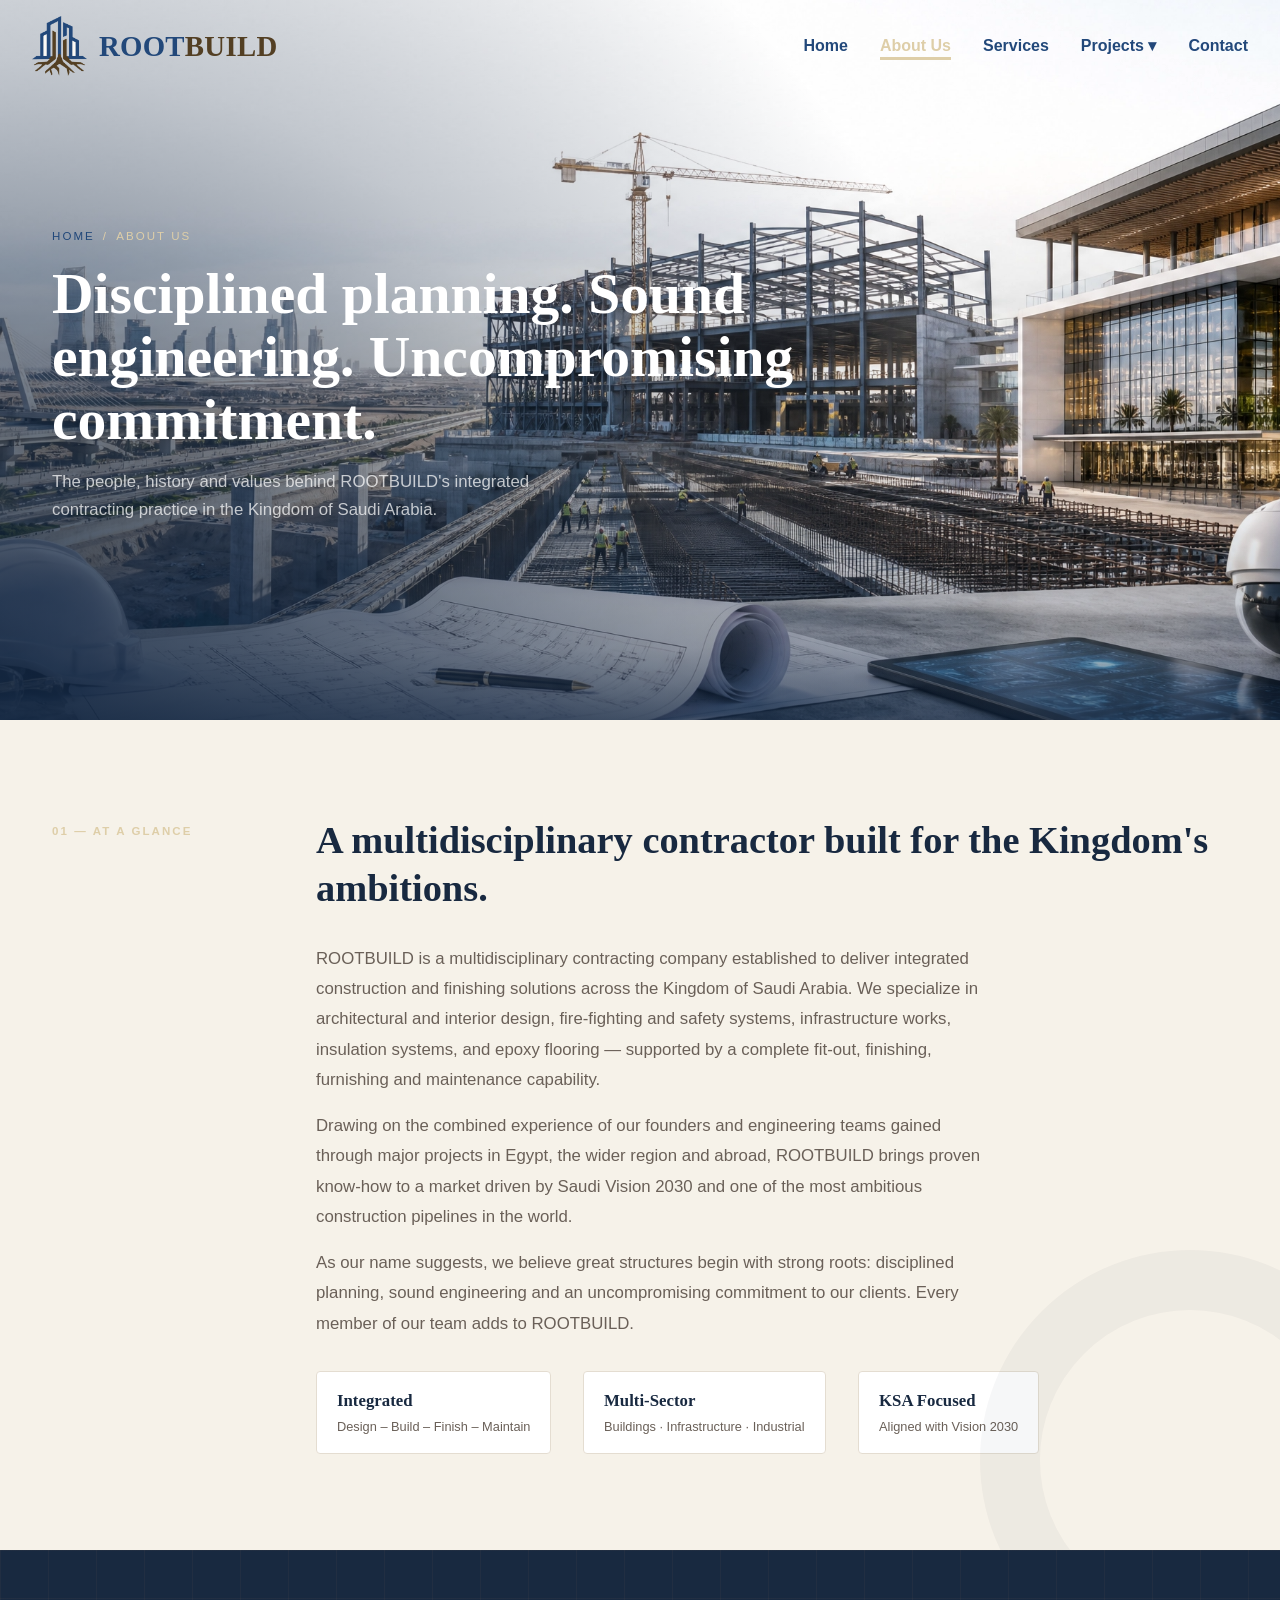
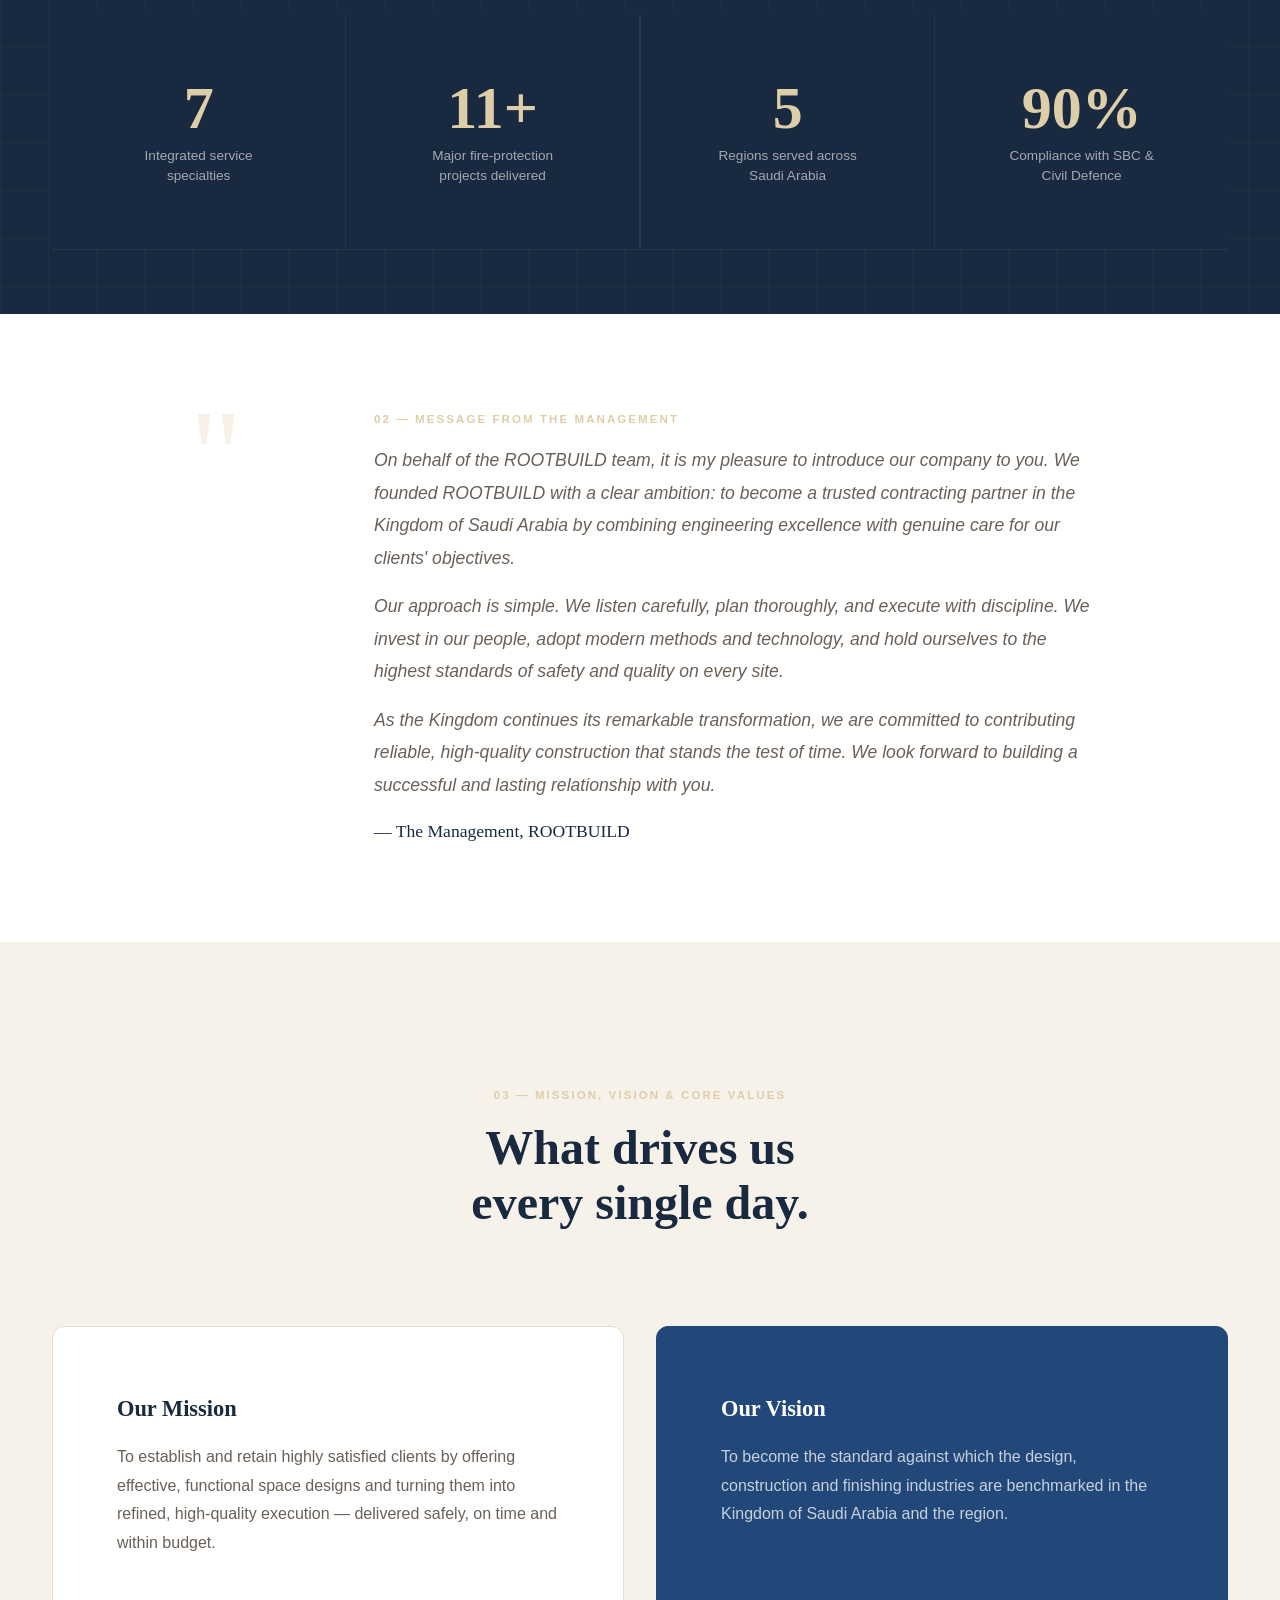
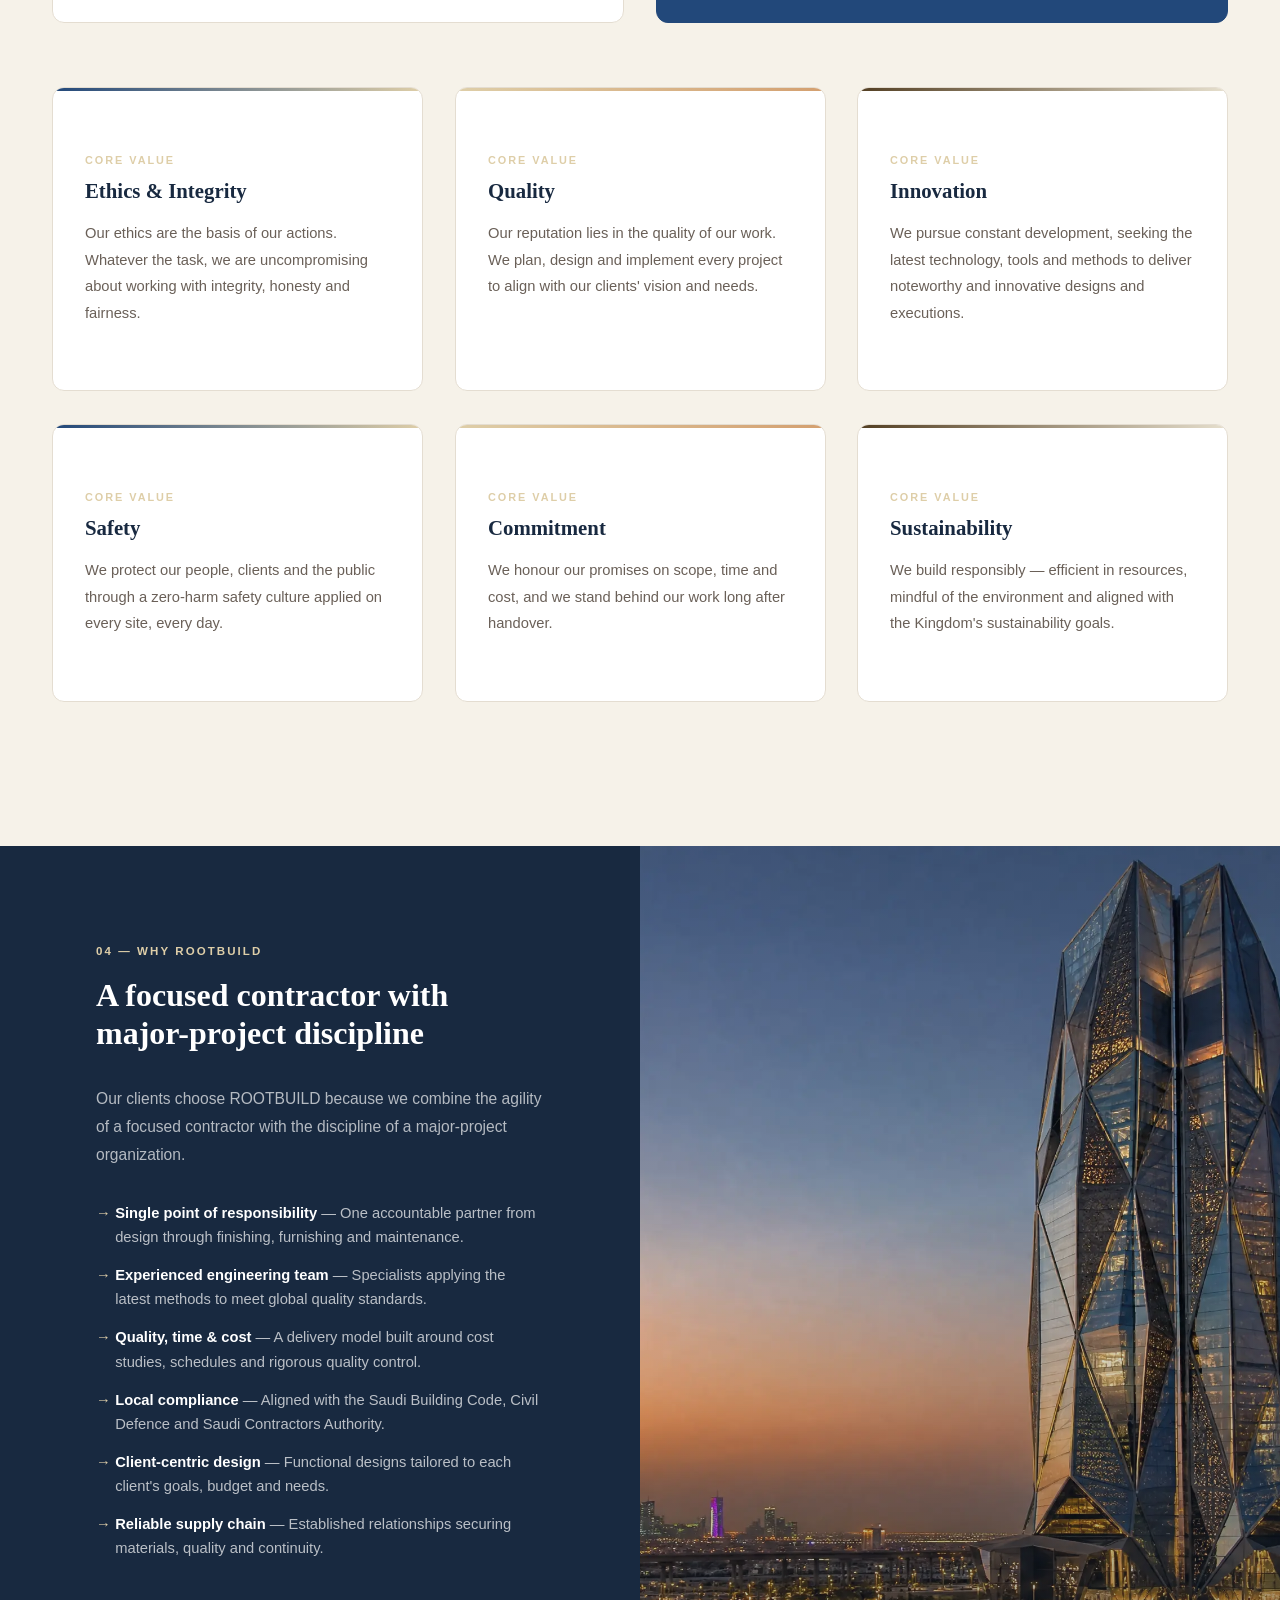
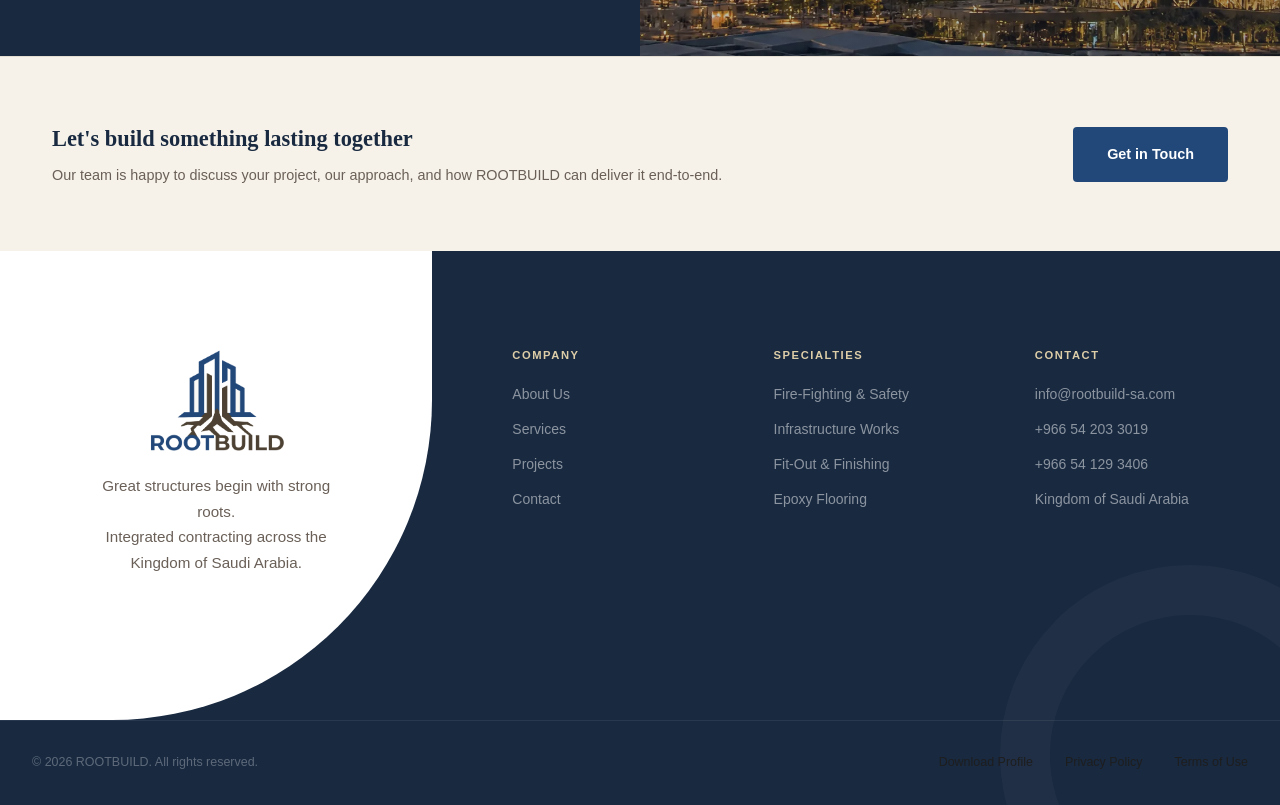
<file: about.html>
<!DOCTYPE html>
<html lang="en">
<head>
  <meta charset="UTF-8" />
  <meta name="viewport" content="width=device-width, initial-scale=1.0" />
  <title>About Us | ROOTBUILD — Integrated Contracting, Kingdom of Saudi Arabia</title>
  <meta name="description" content="Learn about ROOTBUILD's history, mission, vision and core values as an integrated contracting company in the Kingdom of Saudi Arabia." />
  <link rel="stylesheet" href="css/style.css" />
  <link rel="stylesheet" href="css/home.css" />
  <link rel="preconnect" href="https://fonts.googleapis.com" />
  <link rel="preconnect" href="https://fonts.gstatic.com" crossorigin />
  <link href="https://fonts.googleapis.com/css2?family=Playfair+Display:wght@400;600;700&family=DM+Sans:wght@300;400;500;600&display=swap" rel="stylesheet" />
</head>
<body>

  <!-- ============ NAVIGATION ============ -->
 <nav class="nav" id="nav">
  <div class="nav__inner">

    <a href="index.html" class="nav__logo">
      <img src="assets/logo.png" alt="ROOTBUILD" class="nav__logo-img" />
      <span class="nav__logo-word">
        ROOT<em>BUILD</em>
      </span>
    </a>

<ul class="nav__links" id="navLinks">
         <li><a href="index.html">Home</a></li>
       <li class="active"><a href="about.html">About Us</a></li>
      <li><a href="services.html">Services</a></li>
 <li class="nav__dropdown">
    <button type="button" class="nav__dropdown-toggle">
        Projects ▾
    </button>

    <ul class="dropdown-menu">
        <li><a href="fitout-projects.html">Finishing Works</a></li>
        <li><a href="fire-projects.html">Fire Protection Works</a></li>
        <li><a href="industrial-projects.html">Industrial Works</a></li>
        <li><a href="landscape-projects.html">Landscape Works</a></li>
    </ul>
</li>      <li><a href="contact.html">Contact</a></li>
    </ul>

      
    <button class="nav__hamburger" id="hamburger" aria-label="Toggle menu" aria-expanded="false">
      <span></span><span></span><span></span>
    </button>

  </div>
</nav>
  <!-- PAGE BANNER -->
  <section class="page-banner">
    <div class="page-banner__bg" style="background-image:url('assets/aboutUs.png');"></div>
    <div class="page-banner__overlay"></div>
    <div class="page-banner__content">
<p class="page-banner__crumb">
    <a href="index.html">Home</a>
    <span>/</span>
    <span class="page-banner__current">About Us</span>
</p>
      <h1 class="page-banner__title">Disciplined planning. Sound engineering. Uncompromising commitment.</h1>
      <p class="page-banner__subtitle">The people, history and values behind ROOTBUILD's integrated contracting practice in the Kingdom of Saudi Arabia.</p>
    </div>
  </section>

  <!-- ABOUT US -->
  <section class="intro" id="about">
    <div class="container">
      <div class="intro__grid">
        <div class="intro__label">01 — At a Glance</div>
        <div class="intro__body">
          <h2 class="intro__heading">A multidisciplinary contractor built for the Kingdom's ambitions.</h2>
          <p class="intro__text">
            ROOTBUILD is a multidisciplinary contracting company established to deliver
            integrated construction and finishing solutions across the Kingdom of Saudi
            Arabia. We specialize in architectural and interior design, fire-fighting and
            safety systems, infrastructure works, insulation systems, and epoxy flooring —
            supported by a complete fit-out, finishing, furnishing and maintenance capability.
          </p>
          <p class="intro__text">
            Drawing on the combined experience of our founders and engineering teams gained
            through major projects in Egypt, the wider region and abroad, ROOTBUILD brings
            proven know-how to a market driven by Saudi Vision 2030 and one of the most
            ambitious construction pipelines in the world.
          </p>
          <p class="intro__text">
            As our name suggests, we believe great structures begin with strong roots:
            disciplined planning, sound engineering and an uncompromising commitment to
            our clients. Every member of our team adds to ROOTBUILD.
          </p>
          <div class="about-tags">
            <div class="about-tag reveal-on-scroll">
              <span class="about-tag__title">Integrated</span>
              <span class="about-tag__text">Design – Build – Finish – Maintain</span>
            </div>
            <div class="about-tag reveal-on-scroll">
              <span class="about-tag__title">Multi-Sector</span>
              <span class="about-tag__text">Buildings · Infrastructure · Industrial</span>
            </div>
            <div class="about-tag reveal-on-scroll">
              <span class="about-tag__title">KSA Focused</span>
              <span class="about-tag__text">Aligned with Vision 2030</span>
            </div>
          </div>
        </div>
      </div>
    </div>
  </section>

  <!-- STATS -->
  <section class="stats">
    <div class="container">
      <div class="stats__grid">
        <div class="stats__item reveal-on-scroll"><span class="stats__number">8</span><span class="stats__label">Integrated service specialties</span></div>
        <div class="stats__item reveal-on-scroll"><span class="stats__number">12+</span><span class="stats__label">Major fire-protection projects delivered</span></div>
        <div class="stats__item reveal-on-scroll"><span class="stats__number">6</span><span class="stats__label">Regions served across Saudi Arabia</span></div>
        <div class="stats__item reveal-on-scroll"><span class="stats__number">100%</span><span class="stats__label">Compliance with SBC & Civil Defence</span></div>
      </div>
    </div>
  </section>

  <!-- MESSAGE FROM MANAGEMENT -->
  <section class="message">
    <div class="container">
      <div class="message__grid">
        <div class="message__quote-mark">"</div>
        <div class="message__content">
          <p class="section-label">02 — Message from the Management</p>
          <p class="message__text">
            On behalf of the ROOTBUILD team, it is my pleasure to introduce our company to
            you. We founded ROOTBUILD with a clear ambition: to become a trusted contracting
            partner in the Kingdom of Saudi Arabia by combining engineering excellence with
            genuine care for our clients' objectives.
          </p>
          <p class="message__text">
            Our approach is simple. We listen carefully, plan thoroughly, and execute with
            discipline. We invest in our people, adopt modern methods and technology, and
            hold ourselves to the highest standards of safety and quality on every site.
          </p>
          <p class="message__text">
            As the Kingdom continues its remarkable transformation, we are committed to
            contributing reliable, high-quality construction that stands the test of time.
            We look forward to building a successful and lasting relationship with you.
          </p>
          <p class="message__signature">— The Management, ROOTBUILD</p>
        </div>
      </div>
    </div>
  </section>

  <!-- MISSION VISION VALUES -->
  <section class="pillars" id="mission">
    <div class="container">
      <div class="pillars__header">
        <p class="section-label">03 — Mission, Vision & Core Values</p>
        <h2 class="section-title">What drives us<br />every single day.</h2>
      </div>
      <div class="mv-grid">
        <div class="mv-card reveal-on-scroll">
          <h3 class="mv-card__title">Our Mission</h3>
          <p class="mv-card__text">To establish and retain highly satisfied clients by offering effective, functional space designs and turning them into refined, high-quality execution — delivered safely, on time and within budget.</p>
        </div>
        <div class="mv-card mv-card--accent reveal-on-scroll">
          <h3 class="mv-card__title">Our Vision</h3>
          <p class="mv-card__text">To become the standard against which the design, construction and finishing industries are benchmarked in the Kingdom of Saudi Arabia and the region.</p>
        </div>
      </div>
      <div class="pillars__grid pillars__grid--values">
        <article class="pillar pillar--environment reveal-on-scroll">
          <div class="pillar__tag">Core Value</div>
          <h3 class="pillar__title">Ethics & Integrity</h3>
          <p class="pillar__text">Our ethics are the basis of our actions. Whatever the task, we are uncompromising about working with integrity, honesty and fairness.</p>
        </article>
        <article class="pillar pillar--social reveal-on-scroll">
          <div class="pillar__tag">Core Value</div>
          <h3 class="pillar__title">Quality</h3>
          <p class="pillar__text">Our reputation lies in the quality of our work. We plan, design and implement every project to align with our clients' vision and needs.</p>
        </article>
        <article class="pillar pillar--governance reveal-on-scroll">
          <div class="pillar__tag">Core Value</div>
          <h3 class="pillar__title">Innovation</h3>
          <p class="pillar__text">We pursue constant development, seeking the latest technology, tools and methods to deliver noteworthy and innovative designs and executions.</p>
        </article>
        <article class="pillar pillar--environment reveal-on-scroll">
          <div class="pillar__tag">Core Value</div>
          <h3 class="pillar__title">Safety</h3>
          <p class="pillar__text">We protect our people, clients and the public through a zero-harm safety culture applied on every site, every day.</p>
        </article>
        <article class="pillar pillar--social reveal-on-scroll">
          <div class="pillar__tag">Core Value</div>
          <h3 class="pillar__title">Commitment</h3>
          <p class="pillar__text">We honour our promises on scope, time and cost, and we stand behind our work long after handover.</p>
        </article>
        <article class="pillar pillar--governance reveal-on-scroll">
          <div class="pillar__tag">Core Value</div>
          <h3 class="pillar__title">Sustainability</h3>
          <p class="pillar__text">We build responsibly — efficient in resources, mindful of the environment and aligned with the Kingdom's sustainability goals.</p>
        </article>
      </div>
    </div>
  </section>

  <!-- WHY ROOTBUILD -->
  <section class="spotlight spotlight--dark" id="why">
    <div class="spotlight__content">
      <p class="section-label">04 — Why ROOTBUILD</p>
      <h2 class="spotlight__title">A focused contractor with major-project discipline</h2>
      <p class="spotlight__text">Our clients choose ROOTBUILD because we combine the agility of a focused contractor with the discipline of a major-project organization.</p>
      <ul class="why-list">
        <li><strong>Single point of responsibility</strong> — One accountable partner from design through finishing, furnishing and maintenance.</li>
        <li><strong>Experienced engineering team</strong> — Specialists applying the latest methods to meet global quality standards.</li>
        <li><strong>Quality, time & cost</strong> — A delivery model built around cost studies, schedules and rigorous quality control.</li>
        <li><strong>Local compliance</strong> — Aligned with the Saudi Building Code, Civil Defence and Saudi Contractors Authority.</li>
        <li><strong>Client-centric design</strong> — Functional designs tailored to each client's goals, budget and needs.</li>
        <li><strong>Reliable supply chain</strong> — Established relationships securing materials, quality and continuity.</li>
      </ul>
    </div>
    <div class="spotlight__image">
      <div class="spotlight__photo">
        <img src="assets/saudi_modern_skyscraper.webp" alt="Tower crane on a ROOTBUILD development site" loading="lazy" />
      </div>
    </div>
  </section>

  <!-- CONTACT CTA -->
  <section class="contact-strip">
    <div class="container">
      <div class="contact-strip__inner">
        <div>
          <h3>Let's build something lasting together</h3>
          <p>Our team is happy to discuss your project, our approach, and how ROOTBUILD can deliver it end-to-end.</p>
        </div>
        <a href="contact.html" class="btn btn--primary">Get in Touch</a>
      </div>
    </div>
  </section>

  <footer class="footer">
    <div class="container">
      <div class="footer__grid">
        <div class="footer__brand">
          <a href="index.html" class="footer__logo">
            <img src="assets\logoName.png" alt="ROOTBUILD" class="footer__logo-img" />
          </a>
          <p>Great structures begin with strong roots.<br />Integrated contracting across the Kingdom of Saudi Arabia.</p>
        </div>
        <div class="footer__col">
          <h4>Company</h4>
          <ul>
            <li><a href="about.html">About Us</a></li>
            <li><a href="services.html">Services</a></li>
            <li><a href="projects.html">Projects</a></li>
            <li><a href="contact.html">Contact</a></li>
          </ul>
        </div>
        <div class="footer__col">
          <h4>Specialties</h4>
          <ul>
            <li><a href="services.html#fire-safety">Fire-Fighting &amp; Safety</a></li>
            <li><a href="services.html#infrastructure">Infrastructure Works</a></li>
            <li><a href="services.html#fit-out">Fit-Out &amp; Finishing</a></li>
            <li><a href="services.html#epoxy-flooring">Epoxy Flooring</a></li>
          </ul>
        </div>
        <div class="footer__col">
          <h4>Contact</h4>
          <ul>
            <li><a href="mailto:info@rootbuild-sa.com">info@rootbuild-sa.com</a></li>
            <li><a href="tel:+966542033019">+966 54 203 3019</a></li>
            <li><a href="tel:+966541293406">+966 54 129 3406</a></li>
            <li><a href="contact.html">Kingdom of Saudi Arabia</a></li>
          </ul>
        </div>
      </div>
      <div class="footer__bottom">
        <p>© 2026 ROOTBUILD. All rights reserved.</p>
        <div class="footer__bottom-links">
          <a href="documents/ROOTBUILD_Company_Profile_2026.pdf" download>Download Profile</a>
          <a href="#">Privacy Policy</a>
          <a href="#">Terms of Use</a>
        </div>
      </div>
    </div>
  </footer>

  <script src="js/main.js"></script>
</body>
</html>
</file>
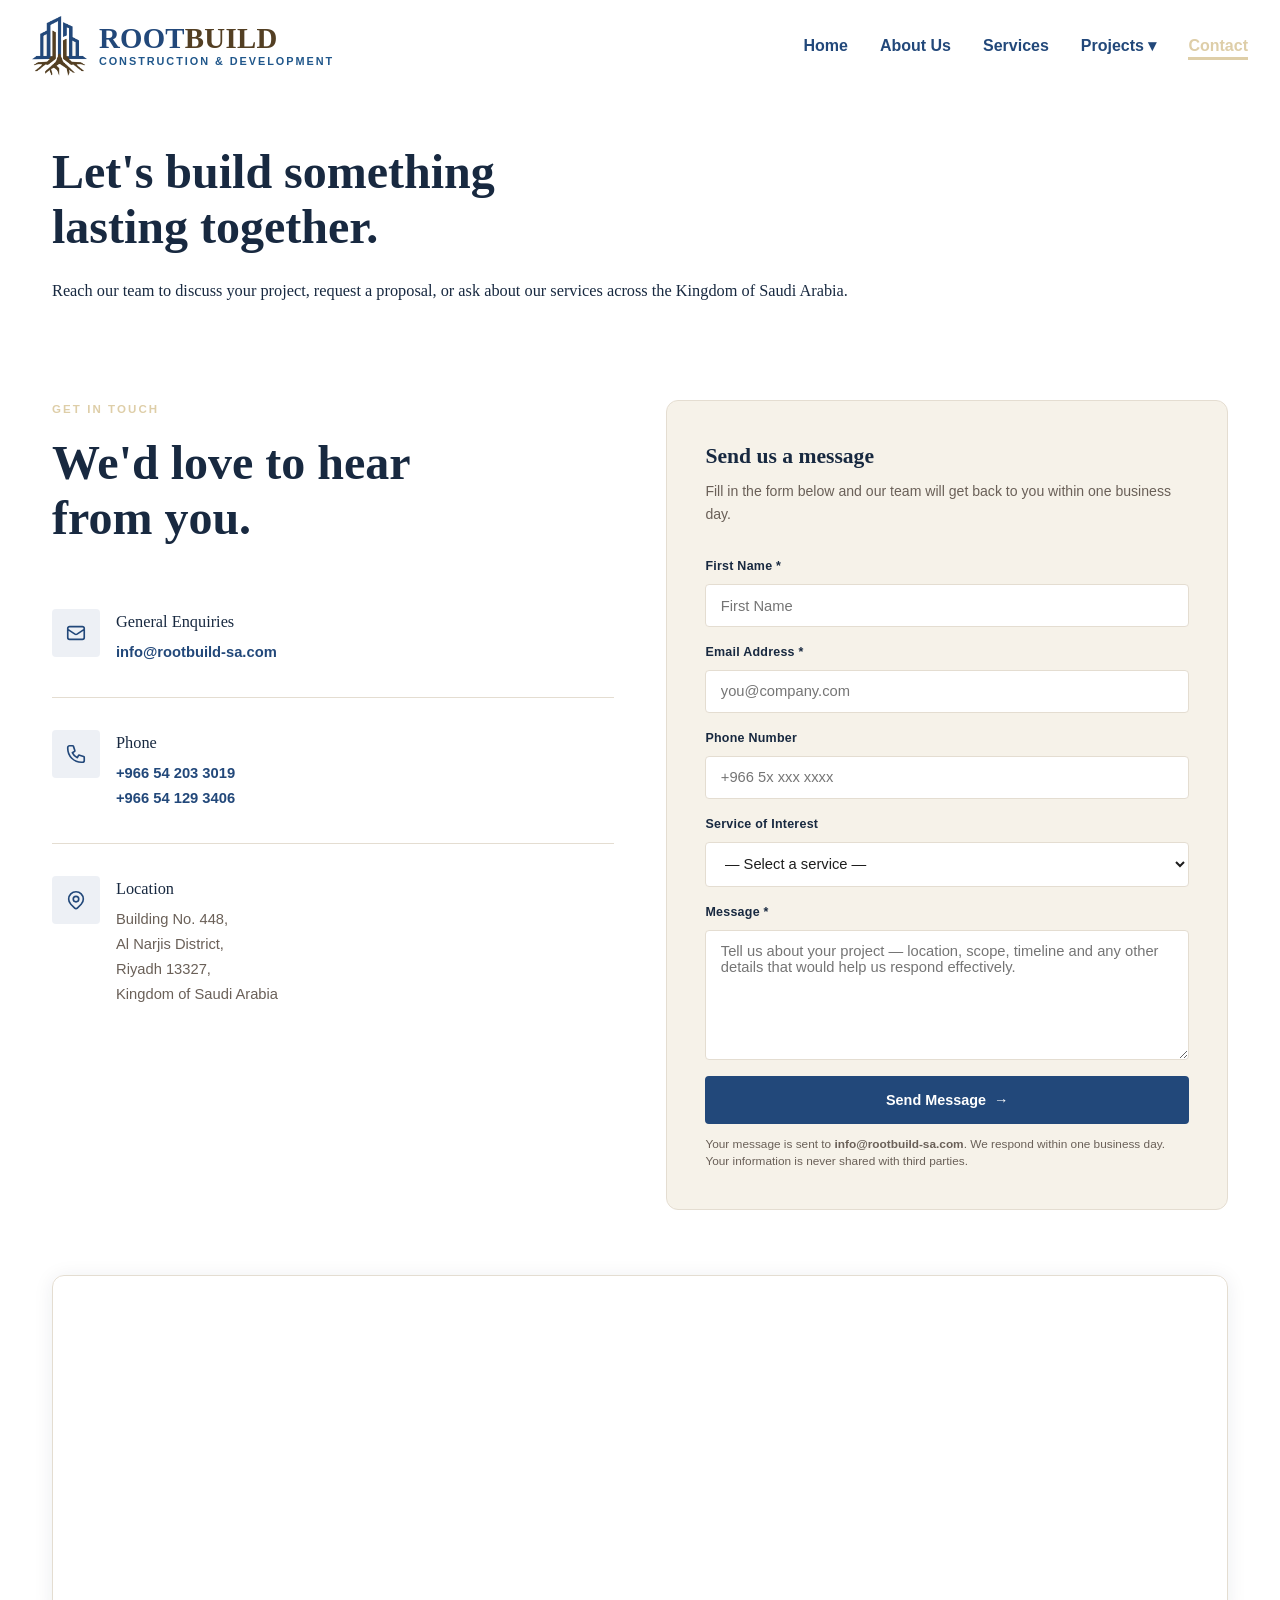
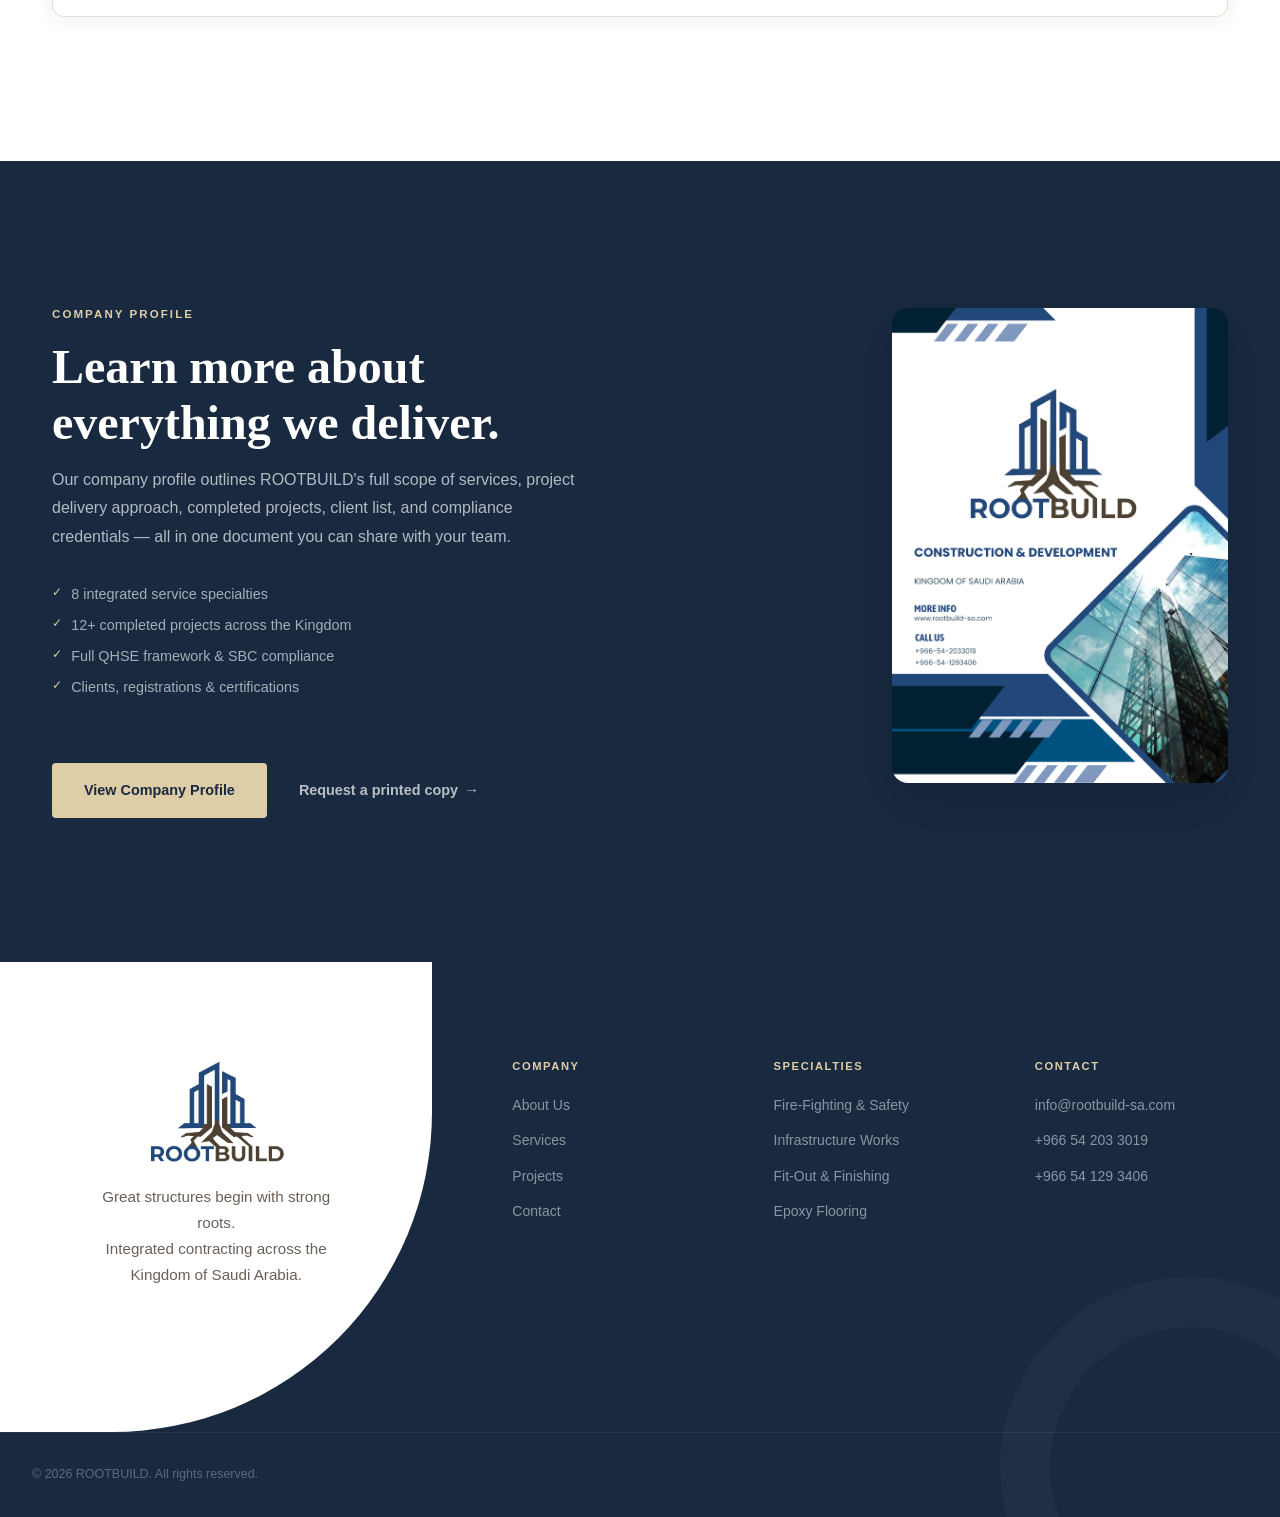
<file: contact.html>
<!DOCTYPE html>
<html lang="en">
<head>
  <meta charset="UTF-8" />
  <meta name="viewport" content="width=device-width, initial-scale=1.0" />
  <title>Contact Us | ROOTBUILD — Kingdom of Saudi Arabia</title>
  <meta name="description" content="Get in touch with ROOTBUILD. Contact our team to discuss your project, request a proposal, or ask about our integrated contracting services." />
  <link rel="stylesheet" href="css/style.css" />
  <link rel="stylesheet" href="css/home.css" />
  <link rel="preconnect" href="https://fonts.googleapis.com" />
  <link rel="preconnect" href="https://fonts.gstatic.com" crossorigin />
  <link href="https://fonts.googleapis.com/css2?family=Playfair+Display:wght@400;600;700&family=DM+Sans:wght@300;400;500;600&display=swap" rel="stylesheet" />
</head>
<body>
  <!-- ============ PAGE LOADER ============ -->
<div id="page-loader" class="page-loader">
  <div class="page-loader__bg"></div>
  <div class="page-loader__content">
    <img src="assets/logoName.png" alt="ROOTBUILD" class="page-loader__logo" />
    <div class="page-loader__ring"></div>
  </div>
</div>
<div id="content-wrapper">

  <!-- ============ NAVIGATION ============ -->
<nav class="nav" id="nav">
  <div class="nav__inner">

     <a href="index.html" class="nav__logo">
  <img src="assets/logo.png" alt="ROOTBUILD" class="nav__logo-img" />

  <div class="nav__logo-text">
    <span class="nav__logo-word">
      ROOT<em>BUILD</em>
    </span>

    <span class="nav__logo-subtitle">
      Construction &amp; Development
    </span>
  </div>
</a>
    <ul class="nav__links" id="navLinks">
     <li><a href="index.html">Home</a></li>
      <li><a href="about.html">About Us</a></li>
      <li><a href="services.html">Services</a></li>
      <li class="nav__dropdown">
        <button type="button" class="nav__dropdown-toggle">
          Projects ▾
        </button>
        <ul class="dropdown-menu">
          <li><a href="fitout-projects.html">Finishing Works</a></li>
          <li><a href="fire-projects.html">Fire Protection Works</a></li>
          <li><a href="industrial-projects.html">Industrial Works</a></li>
          <li><a href="landscape-projects.html">Landscape Works</a></li>
        </ul>
      </li>
      <li class="active"><a href="contact.html">Contact</a></li>
    </ul>

    
    <button class="nav__hamburger" id="hamburger" aria-label="Toggle menu" aria-expanded="false">
      <span></span><span></span><span></span>
    </button>

  </div>
</nav>

  <!-- ============ PAGE BANNER ============ -->

  <!-- ============ CONTACT PAGE BODY ============ -->
  <section class="contact-page">
    <div class="container">
  <div class="contact-header">
    <h1 class="section-title">
        Let's build something<br />lasting together.
    </h1>

    <p class="contact-card__title">
        Reach our team to discuss your project, request a proposal,
        or ask about our services across the Kingdom of Saudi Arabia.
    </p>
</div>
      <div class="contact-page__grid">

        <!-- LEFT: Info + Team -->
        <div>
          <p class="section-label">Get in Touch</p>
          <h2 class="section-title" style="margin-bottom:var(--space-md)">We'd love to hear<br />from you.</h2>

          <!-- General enquiries -->
          <div class="contact-card reveal-on-scroll">
            <div class="contact-card__icon">
              <svg width="22" height="22" fill="none" viewBox="0 0 24 24" stroke="currentColor" stroke-width="1.8"><path stroke-linecap="round" stroke-linejoin="round" d="M3 8l7.89 5.26a2 2 0 002.22 0L21 8M5 19h14a2 2 0 002-2V7a2 2 0 00-2-2H5a2 2 0 00-2 2v10a2 2 0 002 2z"/></svg>
            </div>
            <div>
              <p class="contact-card__title">General Enquiries</p>
              <p class="contact-card__detail"><a href="mailto:info@rootbuild-sa.com">info@rootbuild-sa.com</a></p>
            </div>
          </div>

          <!-- Phone numbers -->
          <div class="contact-card reveal-on-scroll">
            <div class="contact-card__icon">
              <svg width="22" height="22" fill="none" viewBox="0 0 24 24" stroke="currentColor" stroke-width="1.8"><path stroke-linecap="round" stroke-linejoin="round" d="M3 5a2 2 0 012-2h3.28a1 1 0 01.948.684l1.498 4.493a1 1 0 01-.502 1.21l-2.257 1.13a11.042 11.042 0 005.516 5.516l1.13-2.257a1 1 0 011.21-.502l4.493 1.498a1 1 0 01.684.949V19a2 2 0 01-2 2h-1C9.716 21 3 14.284 3 6V5z"/></svg>
            </div>
            <div>
              <p class="contact-card__title">Phone</p>
              <p class="contact-card__detail">
                <a href="tel:+966542033019">+966 54 203 3019</a><br />
                <a href="tel:+966541293406">+966 54 129 3406</a>
              </p>
            </div>
          </div>

          <!-- Location -->
          <div class="contact-card reveal-on-scroll">
            <div class="contact-card__icon">
              <svg width="22" height="22" fill="none" viewBox="0 0 24 24" stroke="currentColor" stroke-width="1.8"><path stroke-linecap="round" stroke-linejoin="round" d="M17.657 16.657L13.414 20.9a1.998 1.998 0 01-2.827 0l-4.244-4.243a8 8 0 1111.314 0z"/><path stroke-linecap="round" stroke-linejoin="round" d="M15 11a3 3 0 11-6 0 3 3 0 016 0z"/></svg>
            </div>
            <div>
          <p class="contact-card__title">Location</p>
<p class="contact-card__detail">
  Building No. 448,<br>
  Al Narjis District,<br>
  Riyadh 13327,<br>
  Kingdom of Saudi Arabia
</p>
            </div>
          </div>

        </div>

        <!-- RIGHT: Contact Form -->
        <div class="contact-form reveal-on-scroll">
          <h3>Send us a message</h3>
          <p class="form-intro">Fill in the form below and our team will get back to you within one business day.</p>

          <!--
            Formspree handles email delivery to info@rootbuild-sa.com.
            SETUP: Replace YOUR_FORM_ID below with the ID from https://formspree.io
            Steps: 1) Sign up at formspree.io  2) Create form  3) Copy the ID  4) Replace YOUR_FORM_ID
          -->
          <div id="form-status-ok" class="form-status form-status--ok" role="alert" style="display:none">
            ✓ Your message has been sent. We'll get back to you shortly.
          </div>
          <div id="form-status-err" class="form-status form-status--err" role="alert" style="display:none">
            ✗ Something went wrong. Please try again or email us directly.
          </div>

          <form id="contact-form" action="https://formspree.io/f/mnjeaqpb" method="POST" novalidate>
            <!-- Hidden field: reply-to routes replies back to the sender -->
            <input type="hidden" name="_replyto" id="replyto-hidden" />

              <div class="form-group">
                <label for="first-name">First Name *</label>
                <input type="text" id="first-name" name="first_name" required placeholder="First Name" />
              </div>
      

            <div class="form-group">
              <label for="email">Email Address *</label>
              <input type="email" id="email" name="email" required placeholder="you@company.com"
                oninput="document.getElementById('replyto-hidden').value=this.value" />
            </div>         
              <div class="form-group">
                <label for="phone">Phone Number</label>
                <input type="tel" id="phone" name="phone" placeholder="+966 5x xxx xxxx" />
              </div>

            <div class="form-group">
              <label for="service">Service of Interest</label>
              <select id="service" name="service">
                <option value="">— Select a service —</option>
                <option>Architectural &amp; Interior Design</option>
                <option>Fit-Out, Contracting &amp; Finishing</option>
                <option>Fire-Fighting &amp; Safety Systems</option>
                <option>Infrastructure Works</option>
                <option>Insulation Systems</option>
                <option>Epoxy &amp; Industrial Flooring</option>
                <option>Furnishing</option>
                <option>Renovation &amp; Maintenance</option>
                <option>General Enquiry</option>
              </select>
            </div>

            <div class="form-group">
              <label for="message">Message *</label>
              <textarea id="message" name="message" required placeholder="Tell us about your project — location, scope, timeline and any other details that would help us respond effectively."></textarea>
            </div>

            <!-- Honeypot spam field — hidden from real users -->
            <input type="text" name="_gotcha" style="display:none" tabindex="-1" autocomplete="off" />

            <div class="form-submit">
              <button type="submit" class="btn btn--primary" id="submit-btn">
                Send Message &nbsp;→
              </button>
            </div>
            <p class="form-note">
              Your message is sent to <strong>info@rootbuild-sa.com</strong>. We respond within one business day.
              Your information is never shared with third parties.
            </p>
          </form>
        </div>

      </div><!-- /grid -->

      <!-- Map embed — Saudi Arabia centered -->
      <div class="map-embed reveal-on-scroll">
       <iframe src="https://www.google.com/maps/embed?pb=!1m18!1m12!1m3!1d14482.950942010386!2d46.65616514589849!3d24.838641019944987!2m3!1f0!2f0!3f0!3m2!1i1024!2i768!4f13.1!3m3!1m2!1s0x3e2ee4ca30c8a18f%3A0x523cb937ab492f2!2sAn%20Narjis%2C%20Riyadh%2013327%2C%20Saudi%20Arabia!5e0!3m2!1sen!2seg!4v1783768264493!5m2!1sen!2seg" width="600" height="450" style="border:0;" allowfullscreen="" loading="lazy" referrerpolicy="strict-origin-when-cross-origin"></iframe>
      </div>

    </div>
  </section>
  <section class="profile-section">
    <div class="container">
      <div class="profile-inner">
        <div class="profile-text reveal-on-scroll">
          <p class="section-label">Company Profile</p>
          <h2 class="profile-title">Learn more about<br />everything we deliver.</h2>
          <p class="profile-desc">
            Our company profile outlines ROOTBUILD's full scope of services, project delivery
            approach, completed projects, client list, and compliance credentials — all in one
            document you can share with your team.
          </p>
          <ul class="profile-highlights">
            <li>8 integrated service specialties</li>
            <li>12+ completed projects across the Kingdom</li>
            <li>Full QHSE framework &amp; SBC compliance</li>
            <li>Clients, registrations &amp; certifications</li>
          </ul>
          <div class="profile-actions">
            <!-- Replace href with your real PDF path once uploaded, e.g. documents/rootbuild-profile-2026.pdf -->
          <a href="documents/Rootbuild_Profile.pdf"
   target="_blank"
   class="profile-download-btn">
   View Company Profile
</a>
            <a href="contact.html" class="profile-contact-link">Request a printed copy <span>→</span></a>
          </div>
        </div>
        <div class="profile-visual reveal-on-scroll">
  <div class="profile-cover">
    <img
      src="assets/profileCompany.png"
      alt="ROOTBUILD Company Profile"
      class="profile-cover__img"
    />
  </div>
</div>
      </div>
    </div>
  </section>
  <!-- ============ FOOTER ============ -->
  <footer class="footer">
    <div class="container">
      <div class="footer__grid">
        <div class="footer__brand">
          <a href="index.html" class="footer__logo">
            <img src="assets/logoName.png" alt="ROOTBUILD" class="footer__logo-img" />
          </a>
          <p>Great structures begin with strong roots.<br />Integrated contracting across the Kingdom of Saudi Arabia.</p>
        </div>
        <div class="footer__col">
          <h4>Company</h4>
          <ul>
            <li><a href="about.html">About Us</a></li>
            <li><a href="services.html">Services</a></li>
            <li><a href="projects.html">Projects</a></li>
            <li><a href="contact.html">Contact</a></li>
          </ul>
        </div>
        <div class="footer__col">
          <h4>Specialties</h4>
          <ul>
            <li><a href="services.html#fire-safety">Fire-Fighting &amp; Safety</a></li>
            <li><a href="services.html#infrastructure">Infrastructure Works</a></li>
            <li><a href="services.html#fit-out">Fit-Out &amp; Finishing</a></li>
            <li><a href="services.html#epoxy-flooring">Epoxy Flooring</a></li>
          </ul>
        </div>
        <div class="footer__col">
          <h4>Contact</h4>
          <ul>
            <li><a href="mailto:info@rootbuild-sa.com">info@rootbuild-sa.com</a></li>
            <li><a href="tel:+966542033019">+966 54 203 3019</a></li>
            <li><a href="tel:+966541293406">+966 54 129 3406</a></li>
          </ul>
        </div>
      </div>
      <div class="footer__bottom">
        <p>© 2026 ROOTBUILD. All rights reserved.</p>
        </div>
      </div>
    </div>
  </footer>

</div><!-- /content-wrapper -->
<script src="js/main.js"></script>

<script>
/* ── CONTACT FORM: AJAX submit via Formspree ── */
const form      = document.getElementById('contact-form');
const submitBtn = document.getElementById('submit-btn');
const okBox     = document.getElementById('form-status-ok');
const errBox    = document.getElementById('form-status-err');

if (form) {
  form.addEventListener('submit', async (e) => {
    e.preventDefault();
    okBox.style.display  = 'none';
    errBox.style.display = 'none';
    submitBtn.textContent = 'Sending…';
    submitBtn.disabled    = true;

    try {
      const res = await fetch(form.action, {
        method: 'POST',
        body: new FormData(form),
        headers: { Accept: 'application/json' }
      });

      if (res.ok) {
        okBox.style.display = 'block';
        form.reset();
        okBox.scrollIntoView({ behavior: 'smooth', block: 'nearest' });
      } else {
        errBox.style.display = 'block';
      }
    } catch {
      errBox.style.display = 'block';
    } finally {
      submitBtn.textContent = 'Send Message  →';
      submitBtn.disabled    = false;
    }
  });
}
</script>
</body>
</html>
</file>
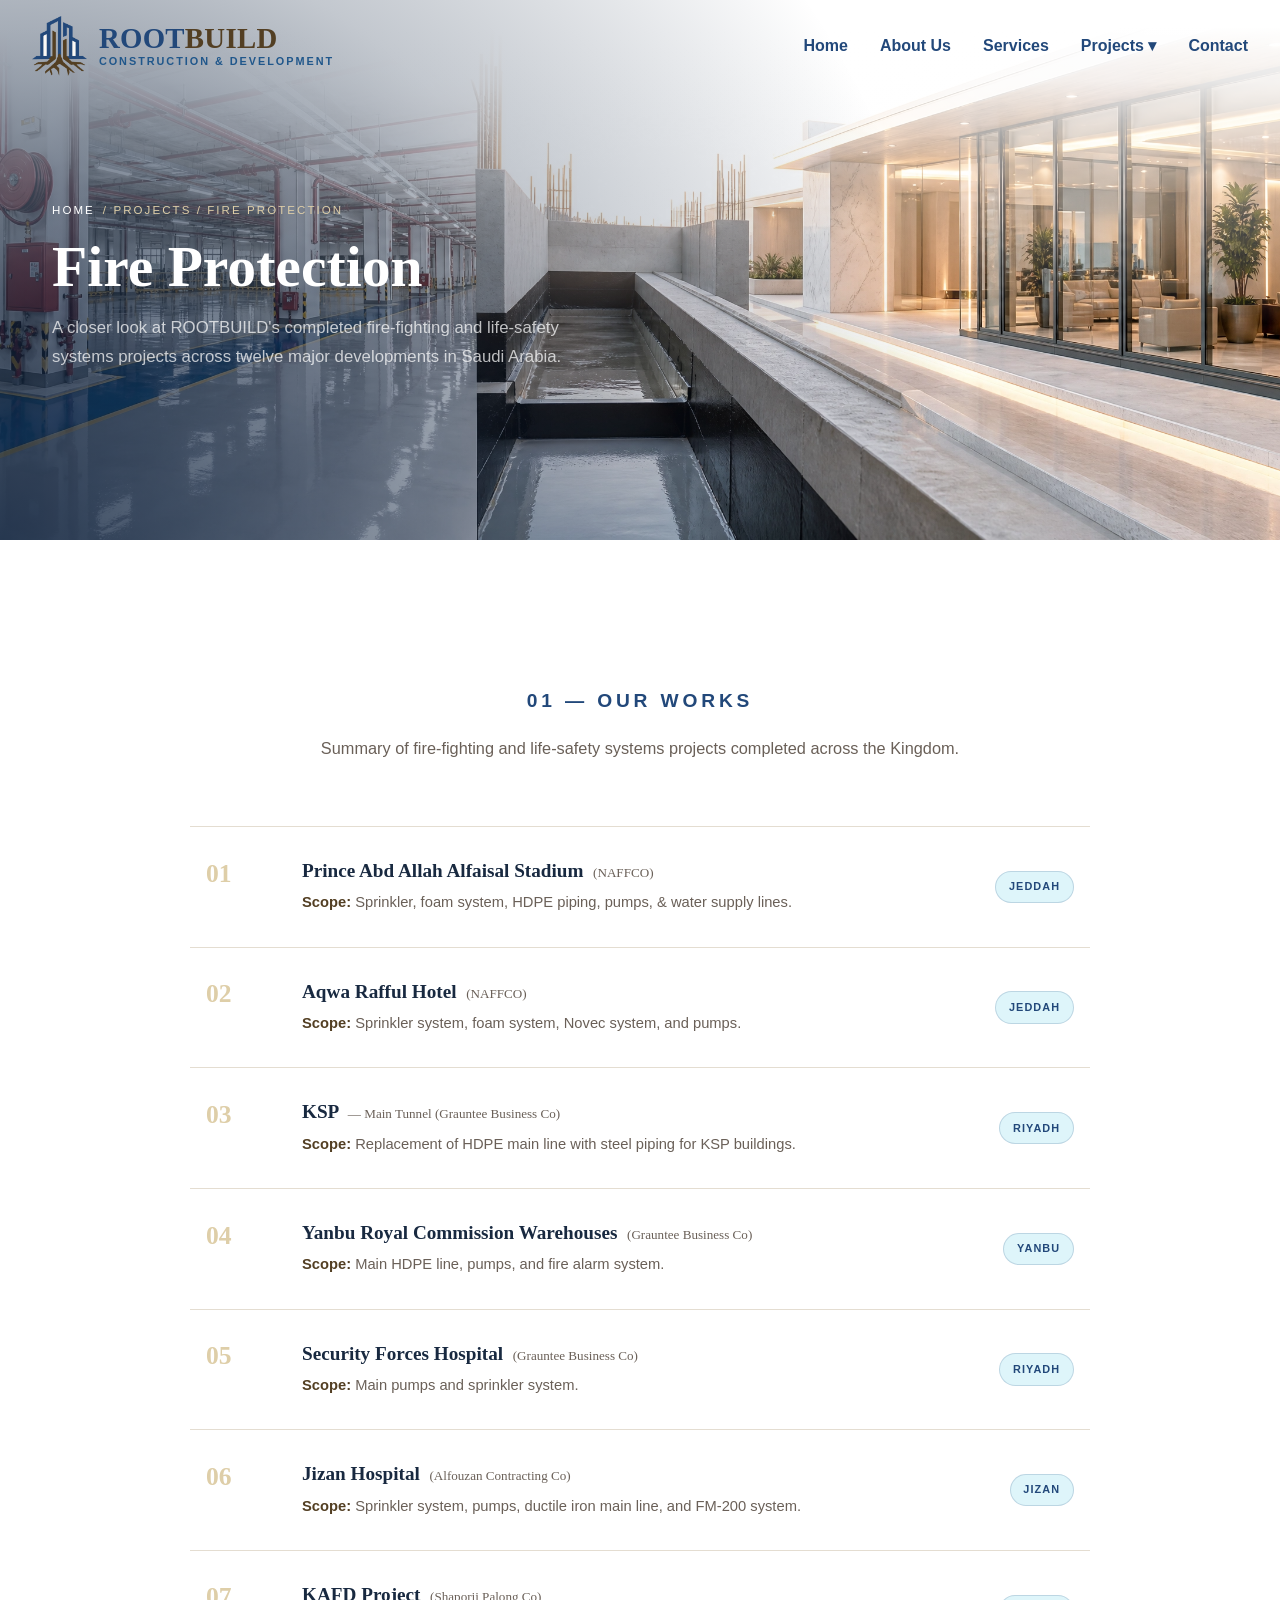
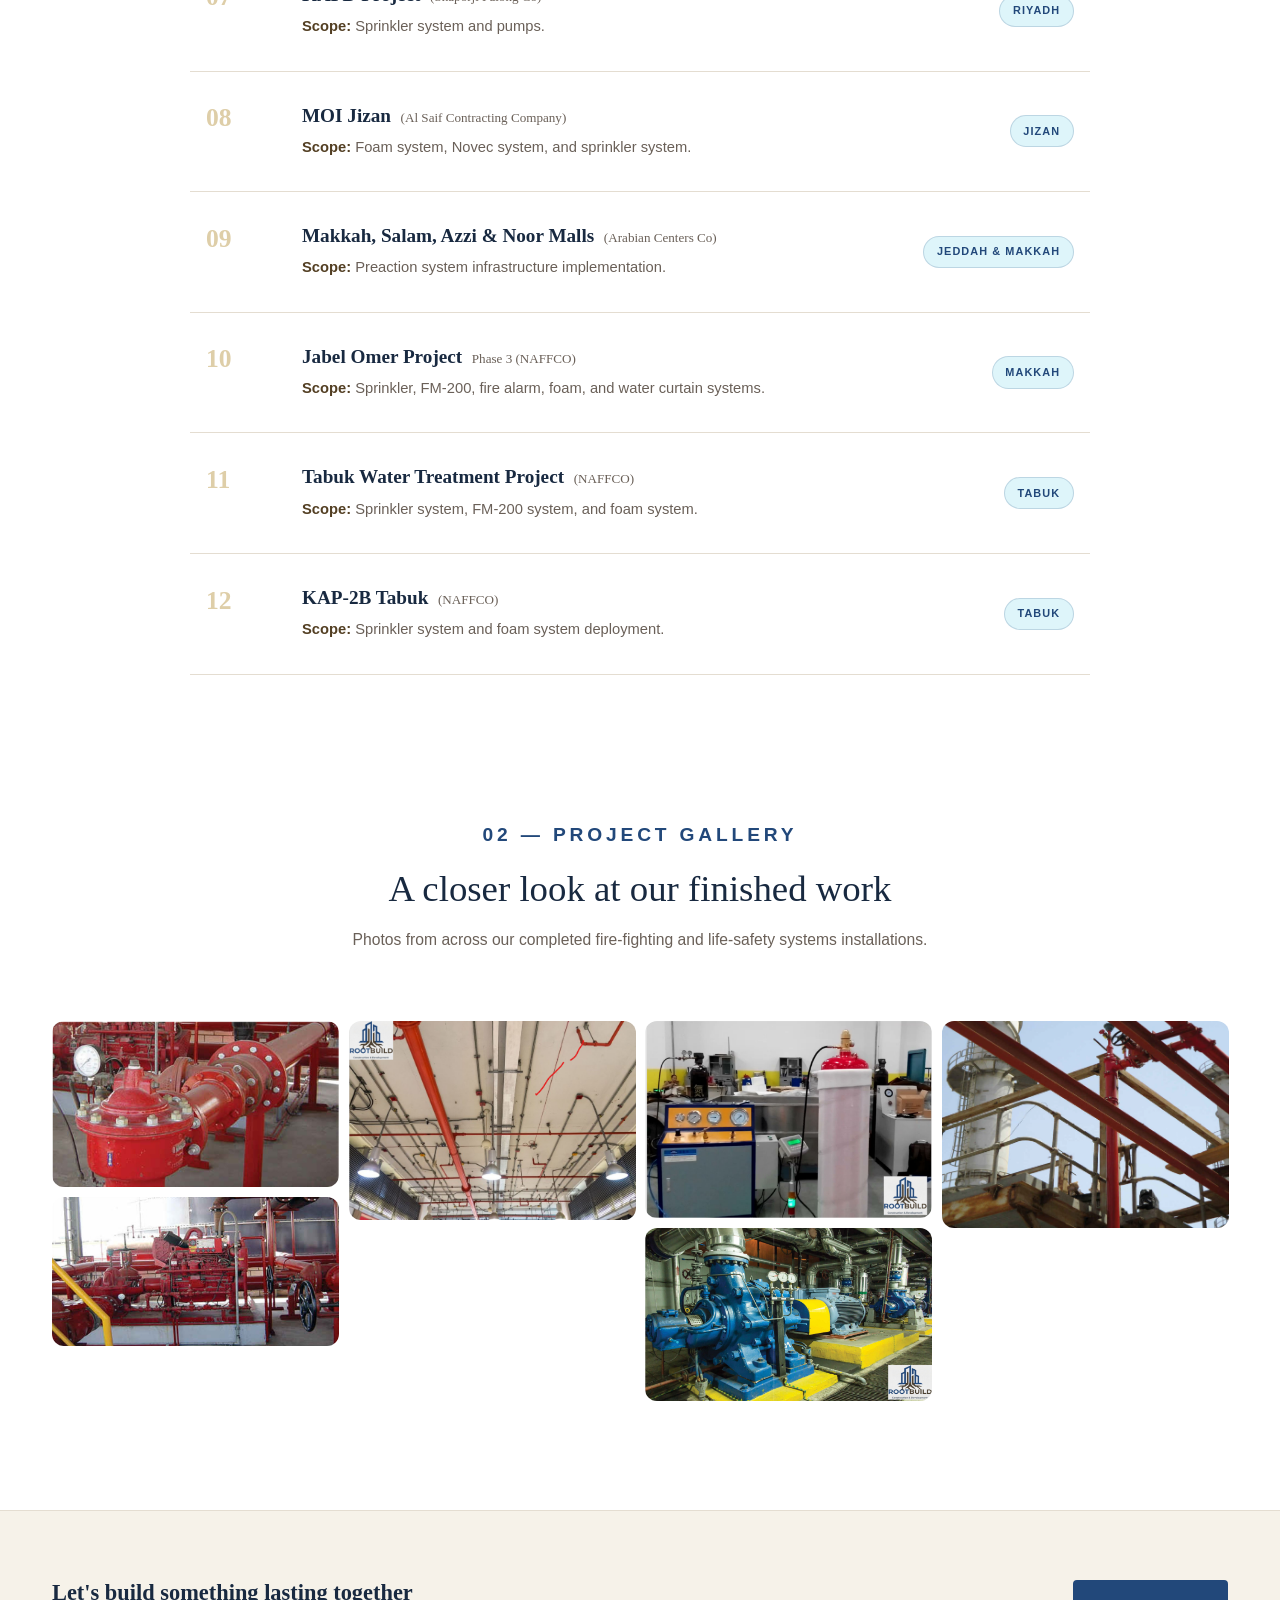
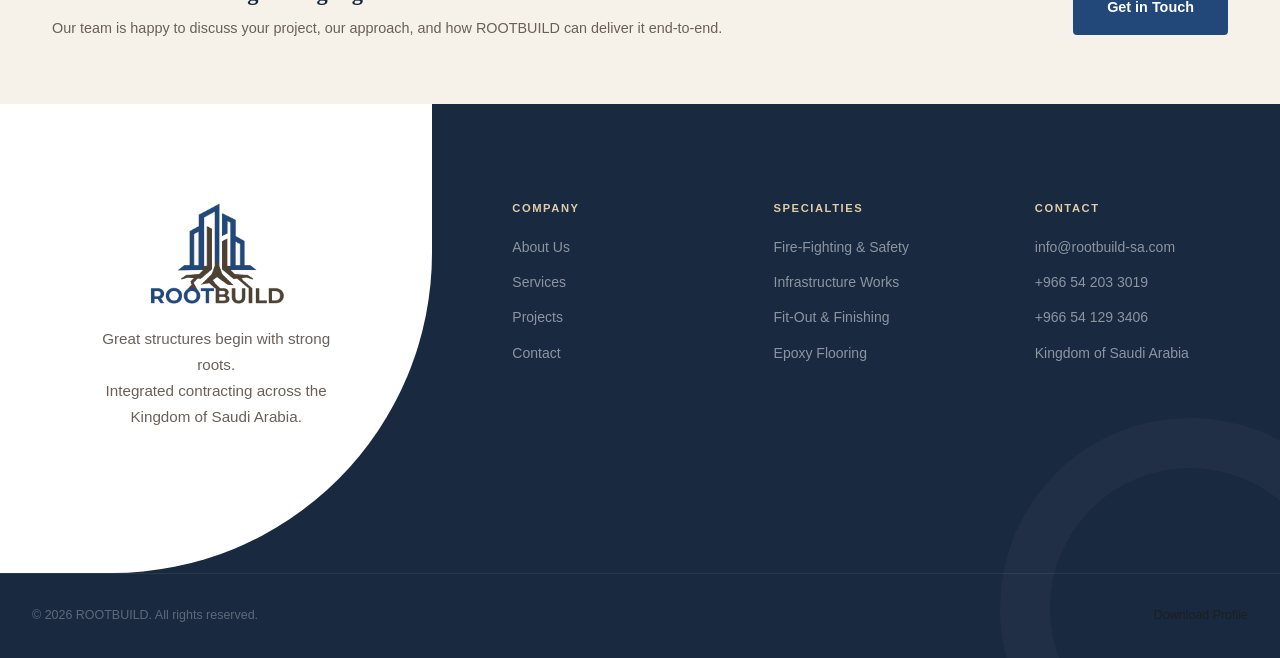
<file: fire-projects.html>
<!DOCTYPE html>
<html lang="en">
<head>
  <meta charset="UTF-8" />
  <meta name="viewport" content="width=device-width, initial-scale=1.0" />
  <title>Fire Protection Projects | ROOTBUILD — Integrated Contracting, Kingdom of Saudi Arabia</title>
  <meta name="description" content="A gallery of ROOTBUILD's fire-fighting and life-safety systems projects across major developments in Saudi Arabia." />
  <link rel="stylesheet" href="css/style.css" />
<link rel="stylesheet" href="css/works.css" />
  <link rel="preconnect" href="https://fonts.googleapis.com" />
  <link rel="preconnect" href="https://fonts.gstatic.com" crossorigin />
  <link href="https://fonts.googleapis.com/css2?family=Playfair+Display:wght@400;600;700&family=DM+Sans:wght@300;400;500;600&display=swap" rel="stylesheet" />
</head>
<body>
  <!-- ============ PAGE LOADER ============ -->
<div id="page-loader" class="page-loader">
  <div class="page-loader__bg"></div>
  <div class="page-loader__content">
    <img src="assets/logoName.png" alt="ROOTBUILD" class="page-loader__logo" />
    <div class="page-loader__ring"></div>
  </div>
</div>
<div id="content-wrapper">
  <!-- ============ NAVIGATION ============ -->
<nav class="nav" id="nav">
  <div class="nav__inner">

    <a href="index.html" class="nav__logo">
  <img src="assets/logo.png" alt="ROOTBUILD" class="nav__logo-img" />

  <div class="nav__logo-text">
    <span class="nav__logo-word">
      ROOT<em>BUILD</em>
    </span>

    <span class="nav__logo-subtitle">
      Construction &amp; Development
    </span>
  </div>
</a>
    <ul class="nav__links" id="navLinks">
     <li><a href="index.html">Home</a></li>
      <li><a href="about.html">About Us</a></li>
      <li><a href="services.html">Services</a></li>
      <li class="nav__dropdown">
        <button type="button" class="nav__dropdown-toggle">
          Projects ▾
        </button>
        <ul class="dropdown-menu">
          <li ><a href="fitout-projects.html">Finishing Works</a></li>
          <li class="active"><a href="fire-projects.html">Fire Protection Works</a></li>
          <li><a href="industrial-projects.html">Industrial Works</a></li>
          <li><a href="landscape-projects.html">Landscape Works</a></li>
        </ul>
      </li>
      <li><a href="contact.html">Contact</a></li>
    </ul>

    
    <button class="nav__hamburger" id="hamburger" aria-label="Toggle menu" aria-expanded="false">
      <span></span><span></span><span></span>
    </button>

  </div>
</nav>


  <!-- ============ PAGE BANNER ============ -->
<section class="page-banner-works">
    <div class="page-banner__bg" style="background-image:url('assets/Projects_cover.png');"></div>
    <div class="page-banner__overlay"></div>
    <div class="page-banner__content">
      <p class="page-banner__crumb"><a href="index.html">Home</a> / Projects / Fire Protection</p>
      <h1 class="page-banner__title">Fire Protection</h1>
      <p class="page-banner__subtitle">A closer look at ROOTBUILD's completed fire-fighting and life-safety systems projects across twelve major developments in Saudi Arabia.</p>
    </div>
  </section>

  <!-- ============ FIRE PROTECTION GALLERY ============ -->
<section class="works-section">
  <div class="container">
    <!-- Intro -->
    <div class="works-intro">
      <p class="section-label">01 — Our Works</p>
      <p>Summary of fire-fighting and life-safety systems projects completed across the Kingdom.</p>
    </div>

    <!-- Text list -->
    <div class="works-list">
      <div class="works-list__item">
        <span class="works-list__num">01</span>
        <div class="works-list__body">
          <h3>Prince Abd Allah Alfaisal Stadium <em>(NAFFCO)</em></h3>
          <p><strong>Scope:</strong> Sprinkler, foam system, HDPE piping, pumps, &amp; water supply lines.</p>
        </div>
        <span class="works-list__loc">Jeddah</span>
      </div>

      <div class="works-list__item">
        <span class="works-list__num">02</span>
        <div class="works-list__body">
          <h3>Aqwa Rafful Hotel <em>(NAFFCO)</em></h3>
          <p><strong>Scope:</strong> Sprinkler system, foam system, Novec system, and pumps.</p>
        </div>
        <span class="works-list__loc">Jeddah</span>
      </div>

      <div class="works-list__item">
        <span class="works-list__num">03</span>
        <div class="works-list__body">
          <h3>KSP <em>— Main Tunnel (Grauntee Business Co)</em></h3>
          <p><strong>Scope:</strong> Replacement of HDPE main line with steel piping for KSP buildings.</p>
        </div>
        <span class="works-list__loc">Riyadh</span>
      </div>

      <div class="works-list__item">
        <span class="works-list__num">04</span>
        <div class="works-list__body">
          <h3>Yanbu Royal Commission Warehouses <em>(Grauntee Business Co)</em></h3>
          <p><strong>Scope:</strong> Main HDPE line, pumps, and fire alarm system.</p>
        </div>
        <span class="works-list__loc">Yanbu</span>
      </div>

      <div class="works-list__item">
        <span class="works-list__num">05</span>
        <div class="works-list__body">
          <h3>Security Forces Hospital <em>(Grauntee Business Co)</em></h3>
          <p><strong>Scope:</strong> Main pumps and sprinkler system.</p>
        </div>
        <span class="works-list__loc">Riyadh</span>
      </div>

      <div class="works-list__item">
        <span class="works-list__num">06</span>
        <div class="works-list__body">
          <h3>Jizan Hospital <em>(Alfouzan Contracting Co)</em></h3>
          <p><strong>Scope:</strong> Sprinkler system, pumps, ductile iron main line, and FM-200 system.</p>
        </div>
        <span class="works-list__loc">Jizan</span>
      </div>

      <div class="works-list__item">
        <span class="works-list__num">07</span>
        <div class="works-list__body">
          <h3>KAFD Project <em>(Shaporji Palong Co)</em></h3>
          <p><strong>Scope:</strong> Sprinkler system and pumps.</p>
        </div>
        <span class="works-list__loc">Riyadh</span>
      </div>

      <div class="works-list__item">
        <span class="works-list__num">08</span>
        <div class="works-list__body">
          <h3>MOI Jizan <em>(Al Saif Contracting Company)</em></h3>
          <p><strong>Scope:</strong> Foam system, Novec system, and sprinkler system.</p>
        </div>
        <span class="works-list__loc">Jizan</span>
      </div>

      <div class="works-list__item">
        <span class="works-list__num">09</span>
        <div class="works-list__body">
          <h3>Makkah, Salam, Azzi &amp; Noor Malls <em>(Arabian Centers Co)</em></h3>
          <p><strong>Scope:</strong> Preaction system infrastructure implementation.</p>
        </div>
        <span class="works-list__loc">Jeddah &amp; Makkah</span>
      </div>

      <div class="works-list__item">
        <span class="works-list__num">10</span>
        <div class="works-list__body">
          <h3>Jabel Omer Project <em>Phase 3 (NAFFCO)</em></h3>
          <p><strong>Scope:</strong> Sprinkler, FM-200, fire alarm, foam, and water curtain systems.</p>
        </div>
        <span class="works-list__loc">Makkah</span>
      </div>

      <div class="works-list__item">
        <span class="works-list__num">11</span>
        <div class="works-list__body">
          <h3>Tabuk Water Treatment Project <em>(NAFFCO)</em></h3>
          <p><strong>Scope:</strong> Sprinkler system, FM-200 system, and foam system.</p>
        </div>
        <span class="works-list__loc">Tabuk</span>
      </div>

      <div class="works-list__item">
        <span class="works-list__num">12</span>
        <div class="works-list__body">
          <h3>KAP-2B Tabuk <em>(NAFFCO)</em></h3>
          <p><strong>Scope:</strong> Sprinkler system and foam system deployment.</p>
        </div>
        <span class="works-list__loc">Tabuk</span>
      </div>
    </div>

    <!-- Gallery title -->
    <div class="works-gallery-title">
      <p class="section-label">02 — Project Gallery</p>
      <h2>A closer look at our finished work</h2>
      <p>Photos from across our completed fire-fighting and life-safety systems installations.</p>
    </div>

    <!-- Photo grid -->
 <div class="works-photo-grid" id="FirePhotoGrid"></div>

  </div>
</section>

  <!-- ============ CONTACT CTA ============ -->
  <section class="contact-strip" id="contact">
    <div class="container">
      <div class="contact-strip__inner">
        <div>
          <h3>Let's build something lasting together</h3>
          <p>Our team is happy to discuss your project, our approach, and how ROOTBUILD can deliver it end-to-end.</p>
        </div>
        <a href="contact.html" class="btn btn--primary">Get in Touch</a>
      </div>
    </div>
  </section>

  <!-- ============ FOOTER ============ -->
   <footer class="footer">
    <div class="container">
      <div class="footer__grid">
        <div class="footer__brand">
          <a href="index.html" class="footer__logo">
            <img src="assets\logoName.png" alt="ROOTBUILD" class="footer__logo-img" />
          </a>
          <p>Great structures begin with strong roots.<br />Integrated contracting across the Kingdom of Saudi Arabia.</p>
        </div>
        <div class="footer__col">
          <h4>Company</h4>
          <ul>
            <li><a href="about.html">About Us</a></li>
            <li><a href="services.html">Services</a></li>
            <li><a href="projects.html">Projects</a></li>
            <li><a href="contact.html">Contact</a></li>
          </ul>
        </div>
        <div class="footer__col">
          <h4>Specialties</h4>
          <ul>
            <li><a href="services.html#fire-safety">Fire-Fighting &amp; Safety</a></li>
            <li><a href="services.html#infrastructure">Infrastructure Works</a></li>
            <li><a href="services.html#fit-out">Fit-Out &amp; Finishing</a></li>
            <li><a href="services.html#epoxy-flooring">Epoxy Flooring</a></li>
          </ul>
        </div>
        <div class="footer__col">
          <h4>Contact</h4>
          <ul>
            <li><a href="mailto:info@rootbuild-sa.com">info@rootbuild-sa.com</a></li>
            <li><a href="tel:+966542033019">+966 54 203 3019</a></li>
            <li><a href="tel:+966541293406">+966 54 129 3406</a></li>
            <li><a href="contact.html">Kingdom of Saudi Arabia</a></li>
          </ul>
        </div>
      </div>
      <div class="footer__bottom">
        <p>© 2026 ROOTBUILD. All rights reserved.</p>
        <div class="footer__bottom-links">
          <a href="documents/ROOTBUILD_Company_Profile_2026.pdf" download>Download Profile</a>
        
        </div>
      </div>
    </div>
  </footer>

  <!-- <a href="https://wa.me/966542033019" class="whatsapp-fab" target="_blank" rel="noopener" aria-label="Chat on WhatsApp">
    <svg width="26" height="26" viewBox="0 0 24 24" fill="currentColor"><path d="M17.472 14.382c-.297-.149-1.758-.867-2.03-.967-.273-.099-.471-.148-.67.15-.197.297-.767.966-.94 1.164-.173.199-.347.223-.644.075-.297-.15-1.255-.463-2.39-1.475-.883-.788-1.48-1.761-1.653-2.059-.173-.297-.018-.458.13-.606.134-.133.298-.347.446-.52.149-.174.198-.298.298-.497.099-.198.05-.371-.025-.52-.075-.149-.669-1.612-.916-2.207-.242-.579-.487-.5-.669-.51-.173-.008-.371-.01-.57-.01-.198 0-.52.074-.792.372-.272.297-1.04 1.016-1.04 2.479 0 1.462 1.065 2.875 1.213 3.074.149.198 2.096 3.2 5.077 4.487.709.306 1.262.489 1.694.625.712.227 1.36.195 1.871.118.571-.085 1.758-.719 2.006-1.413.248-.694.248-1.289.173-1.413-.074-.124-.272-.198-.57-.347m-5.421 7.403h-.004a9.87 9.87 0 01-5.031-1.378l-.361-.214-3.741.982.998-3.648-.235-.374a9.86 9.86 0 01-1.51-5.26c.001-5.45 4.436-9.884 9.888-9.884 2.64 0 5.122 1.03 6.988 2.898a9.825 9.825 0 012.893 6.994c-.003 5.45-4.437 9.884-9.885 9.884m8.413-18.297A11.815 11.815 0 0012.05 0C5.495 0 .16 5.335.157 11.892c0 2.096.547 4.142 1.588 5.945L.057 24l6.305-1.654a11.882 11.882 0 005.683 1.448h.005c6.554 0 11.89-5.335 11.893-11.893a11.821 11.821 0 00-3.48-8.413z"/></svg>
  </a> -->

</div>
<script src="js/main.js"></script>
</body>
</html>
</file>
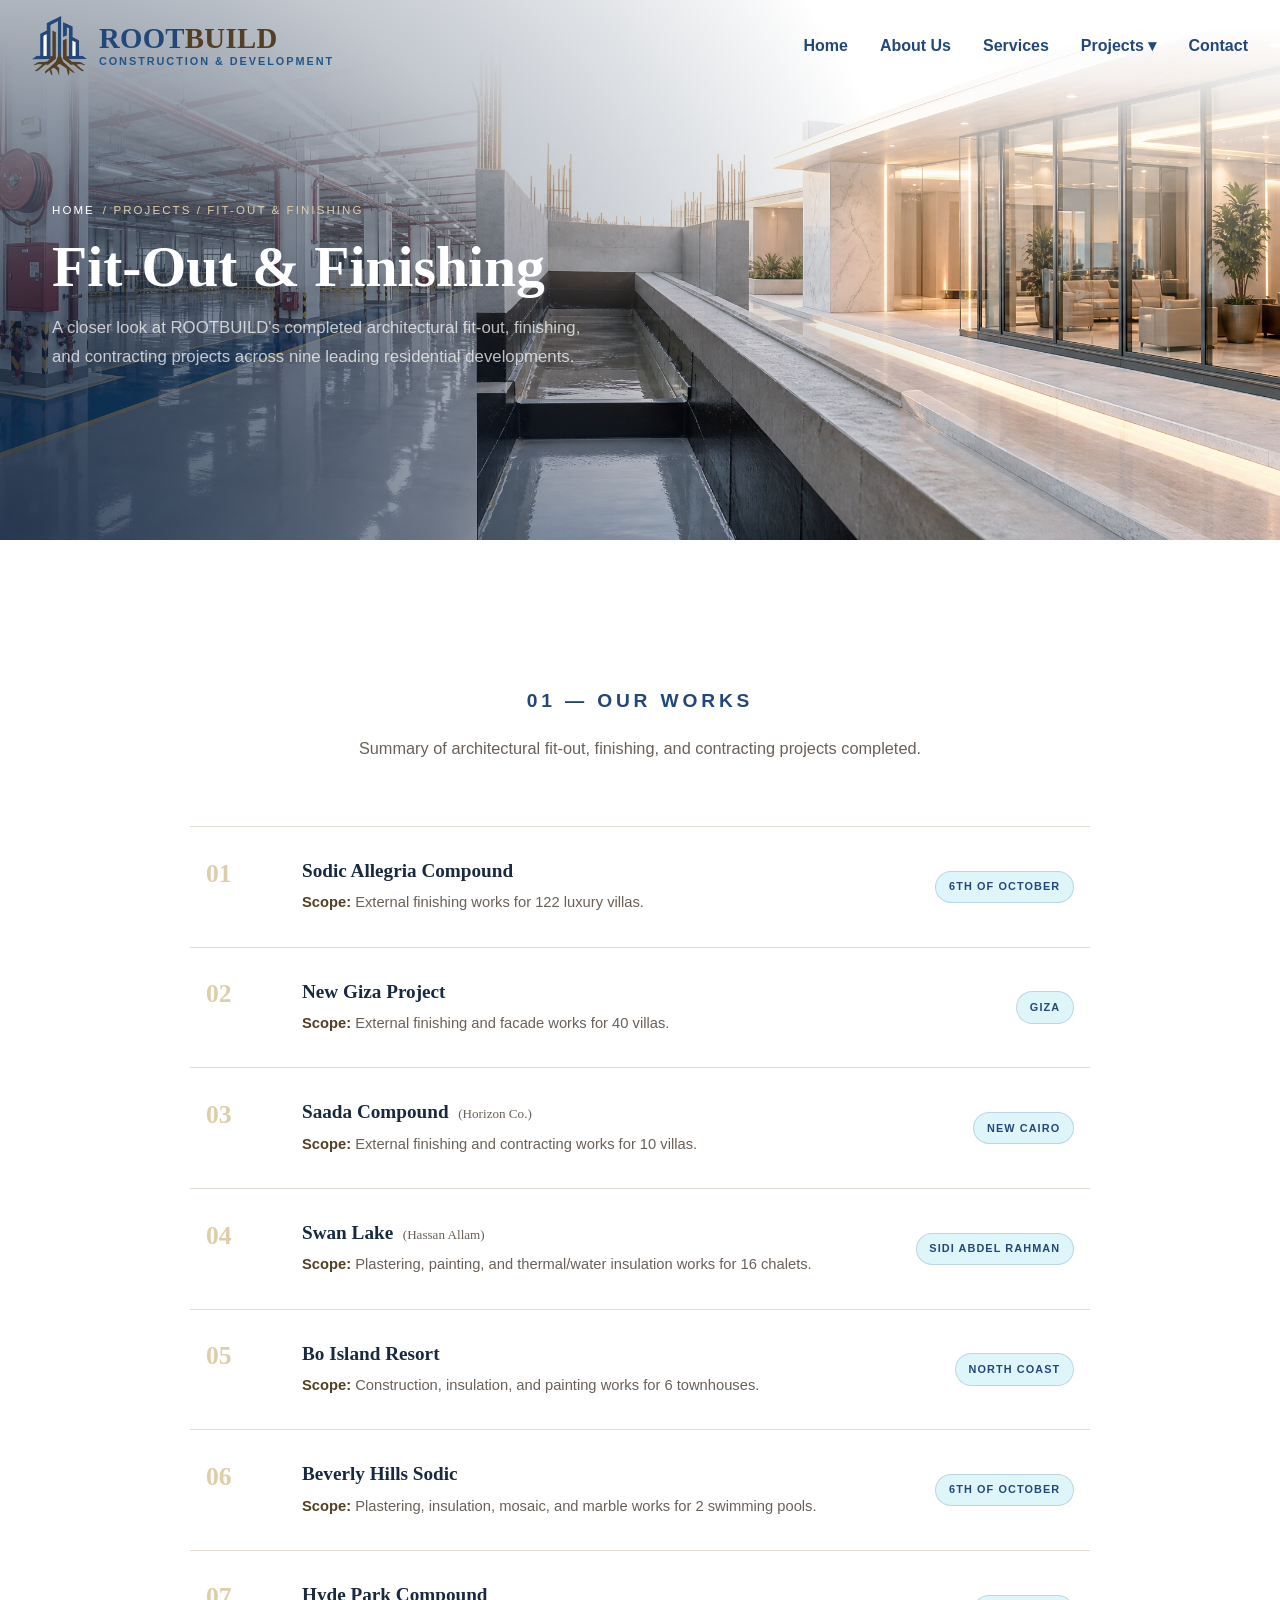
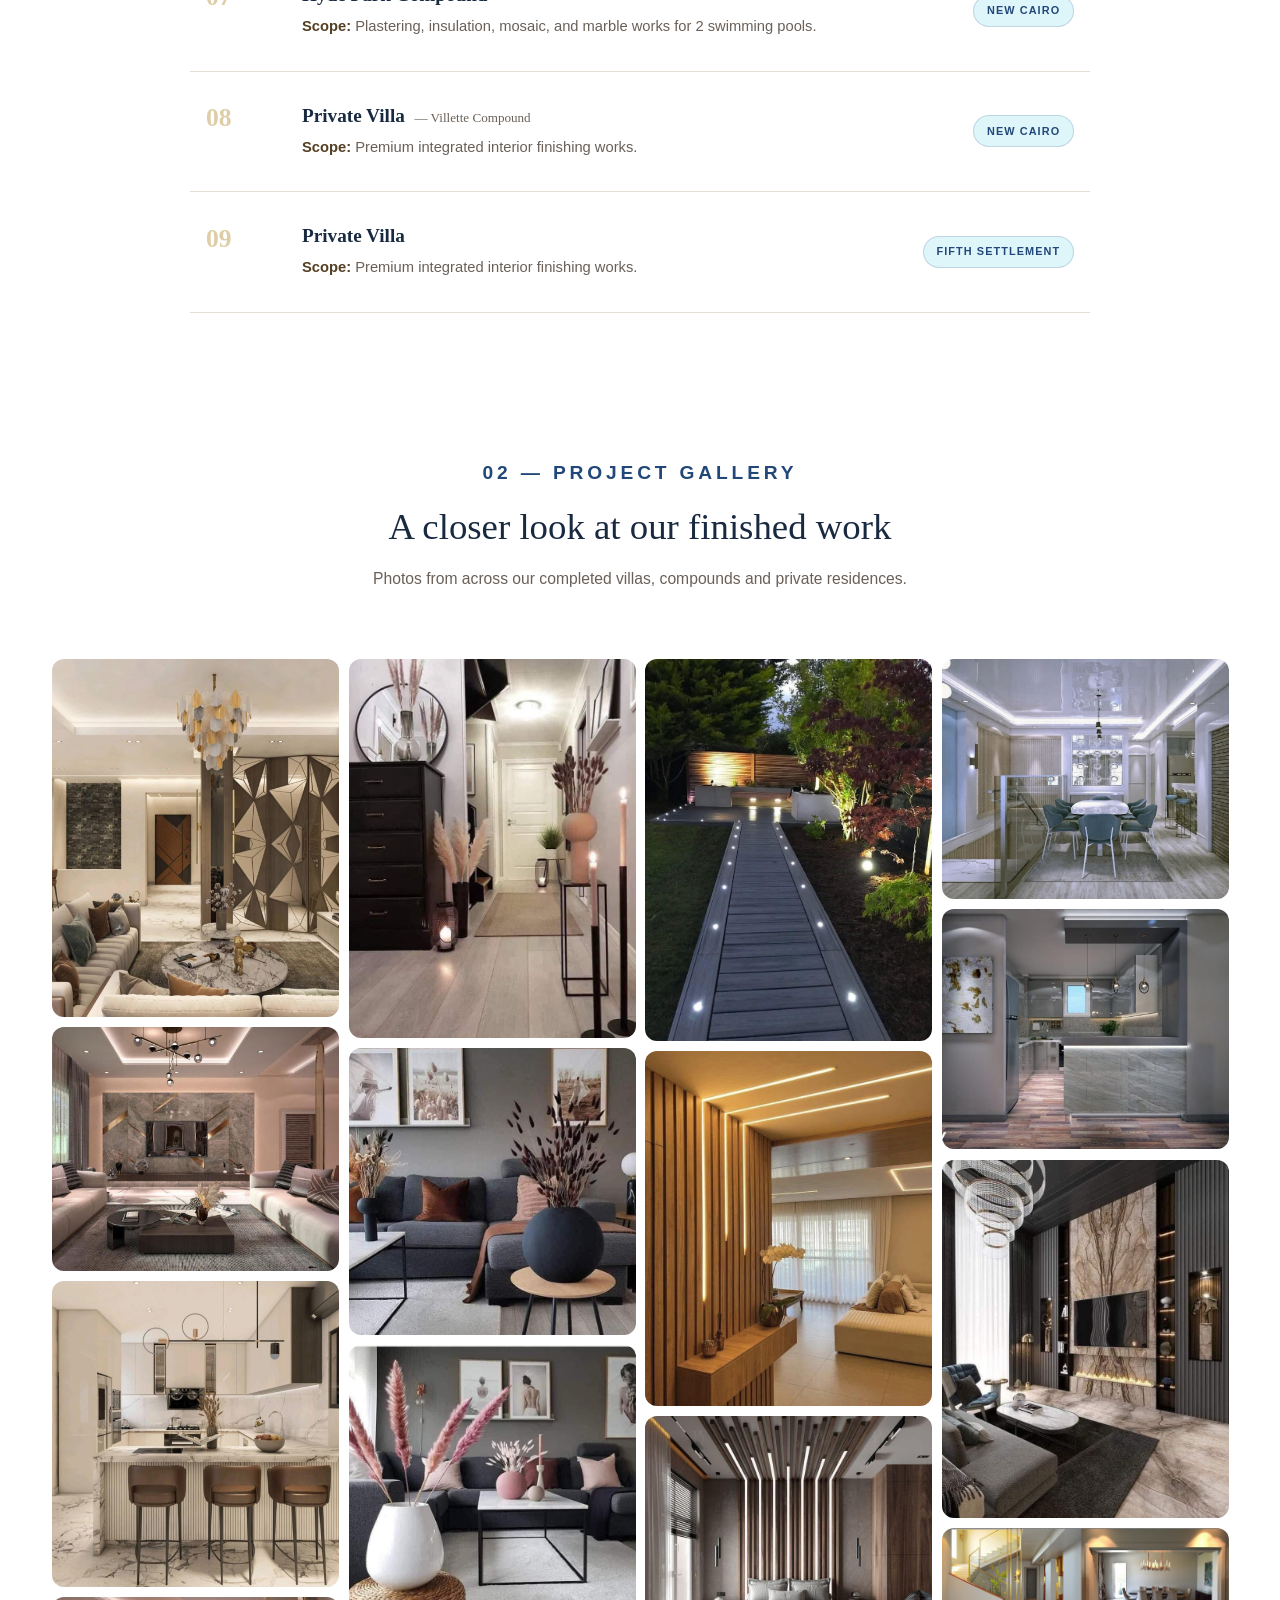
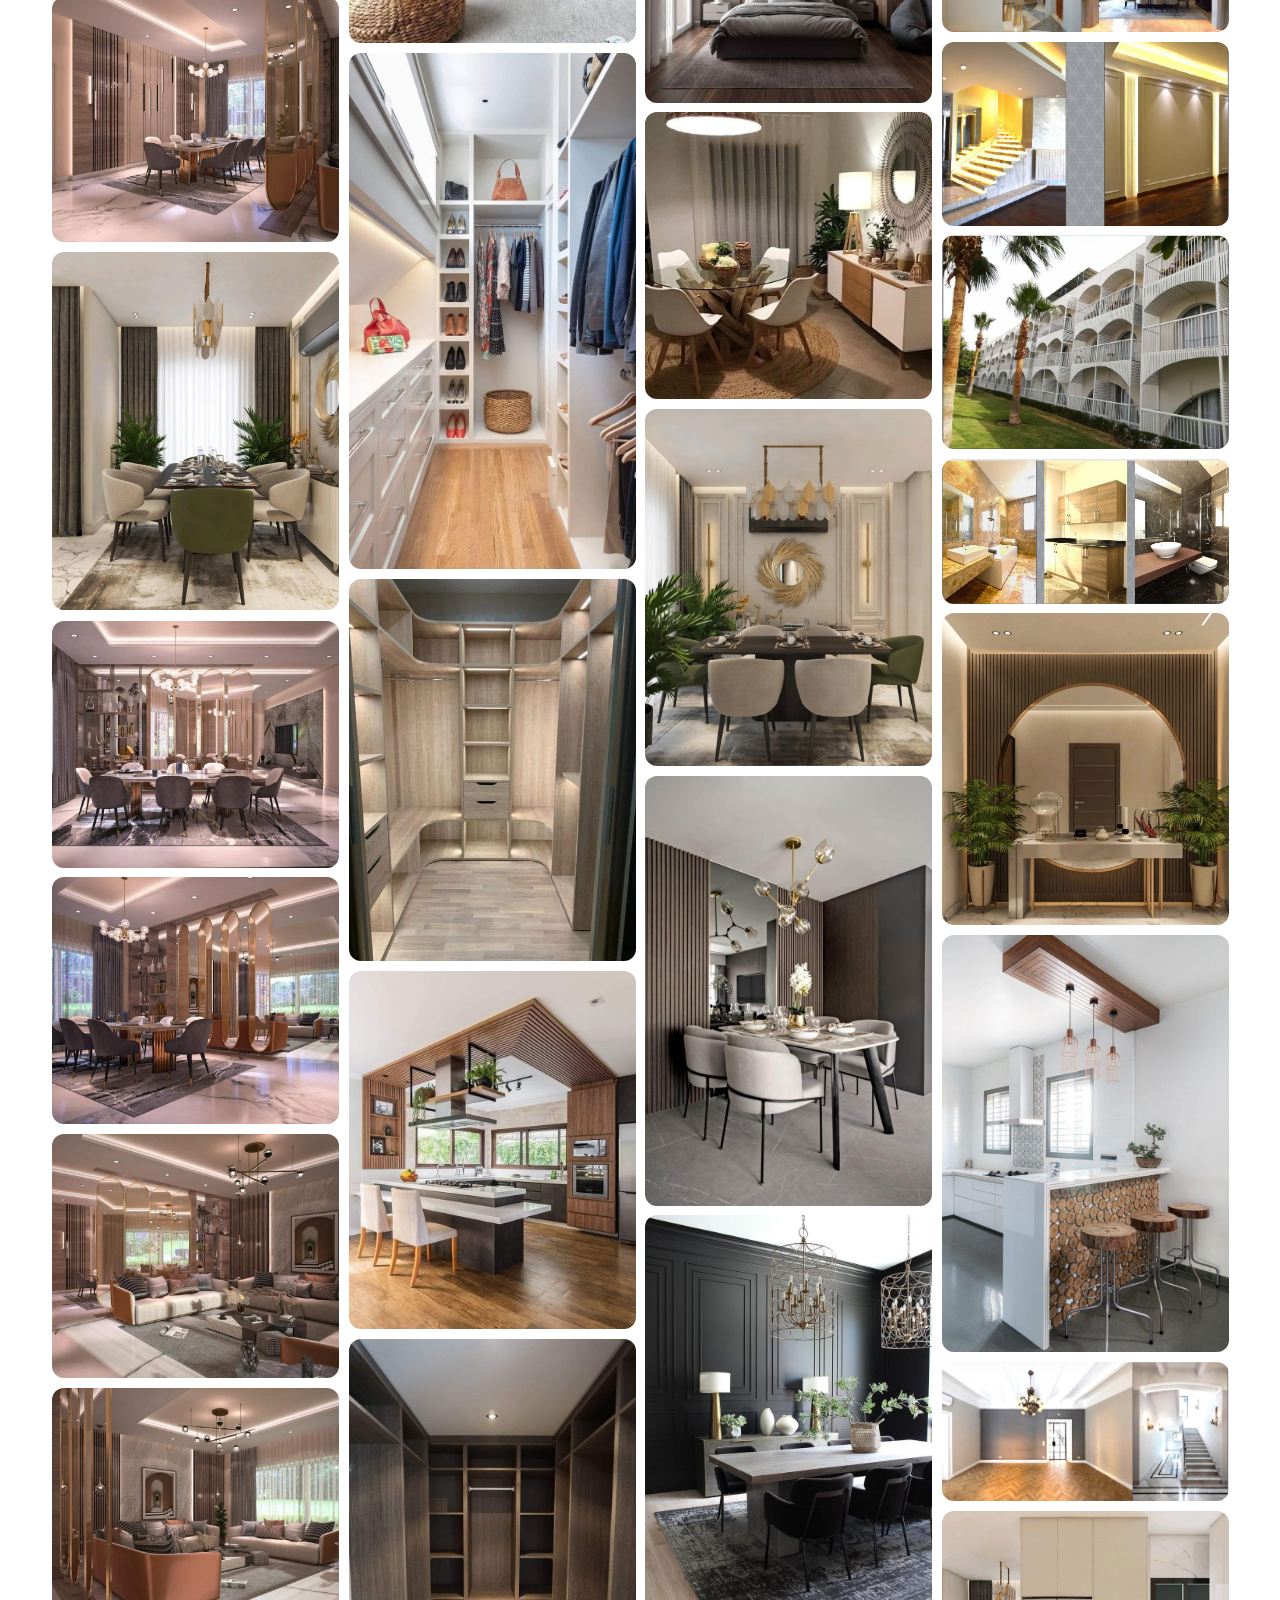
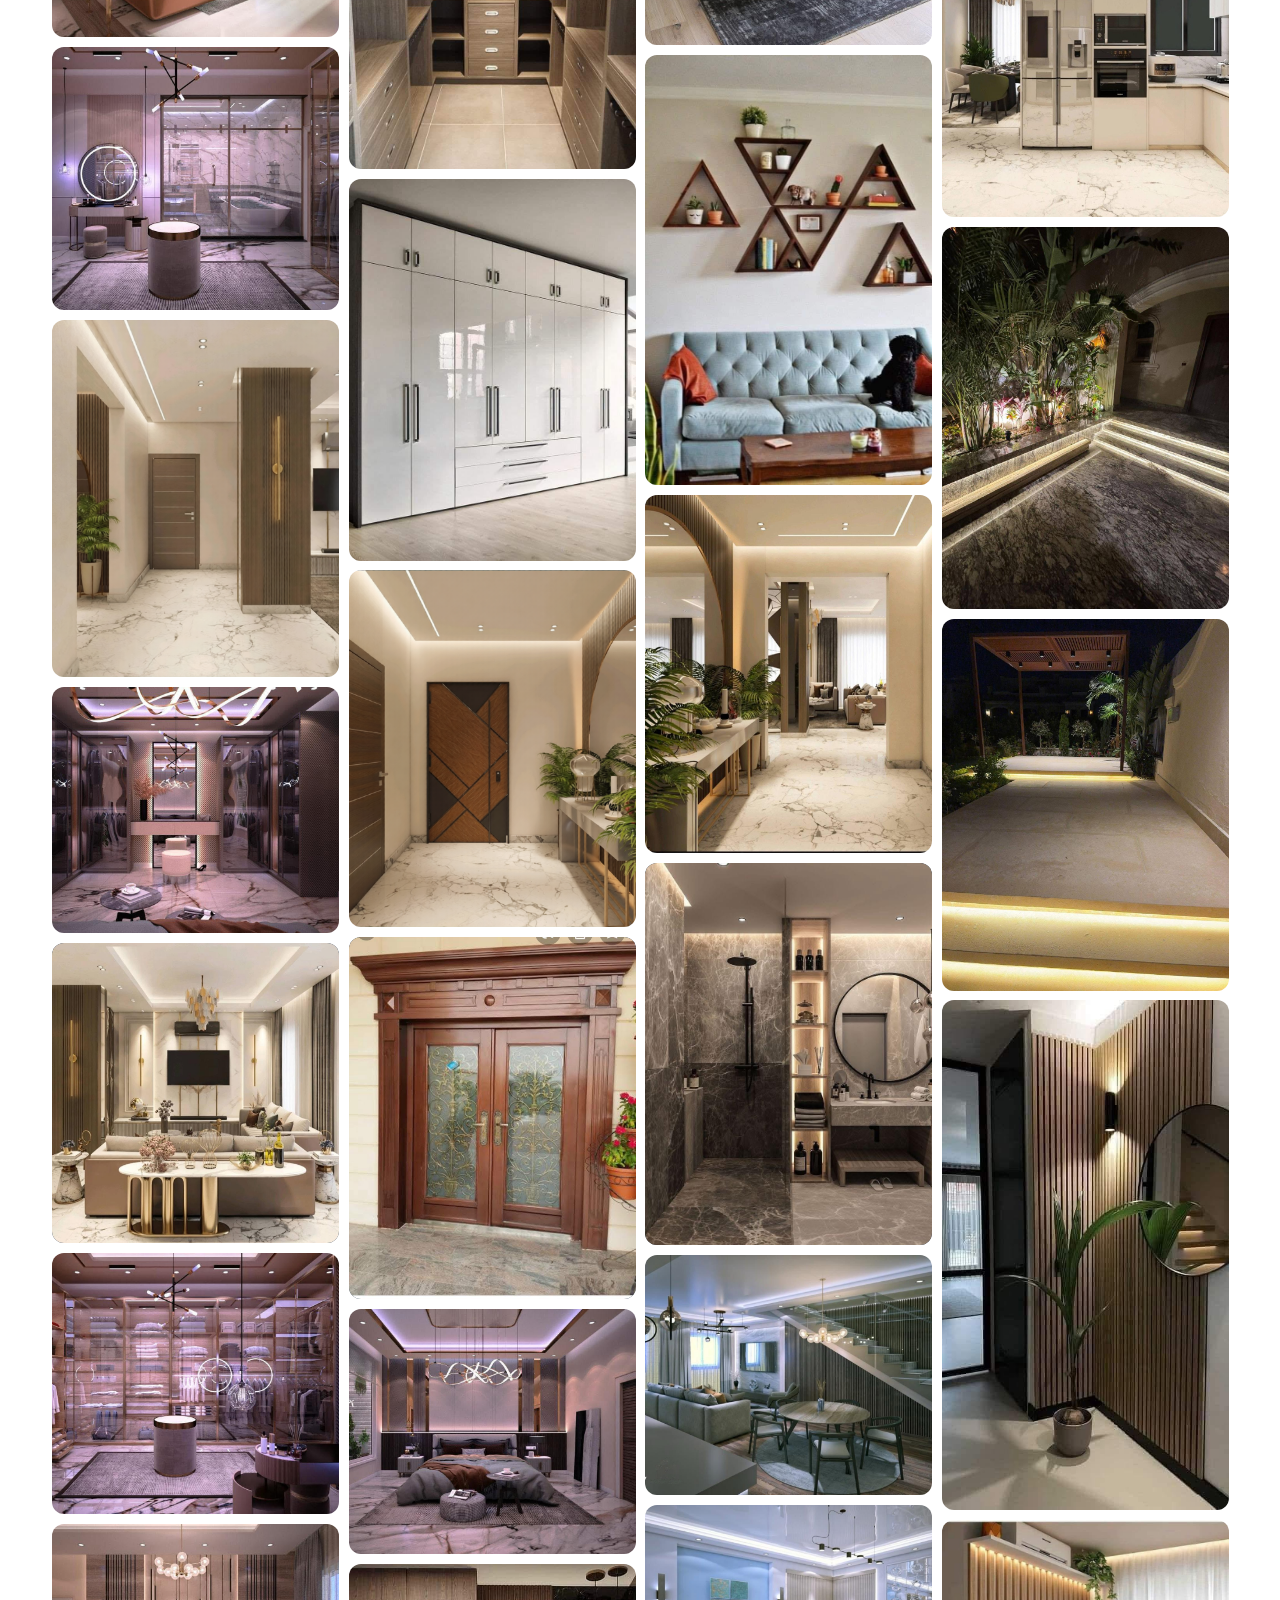
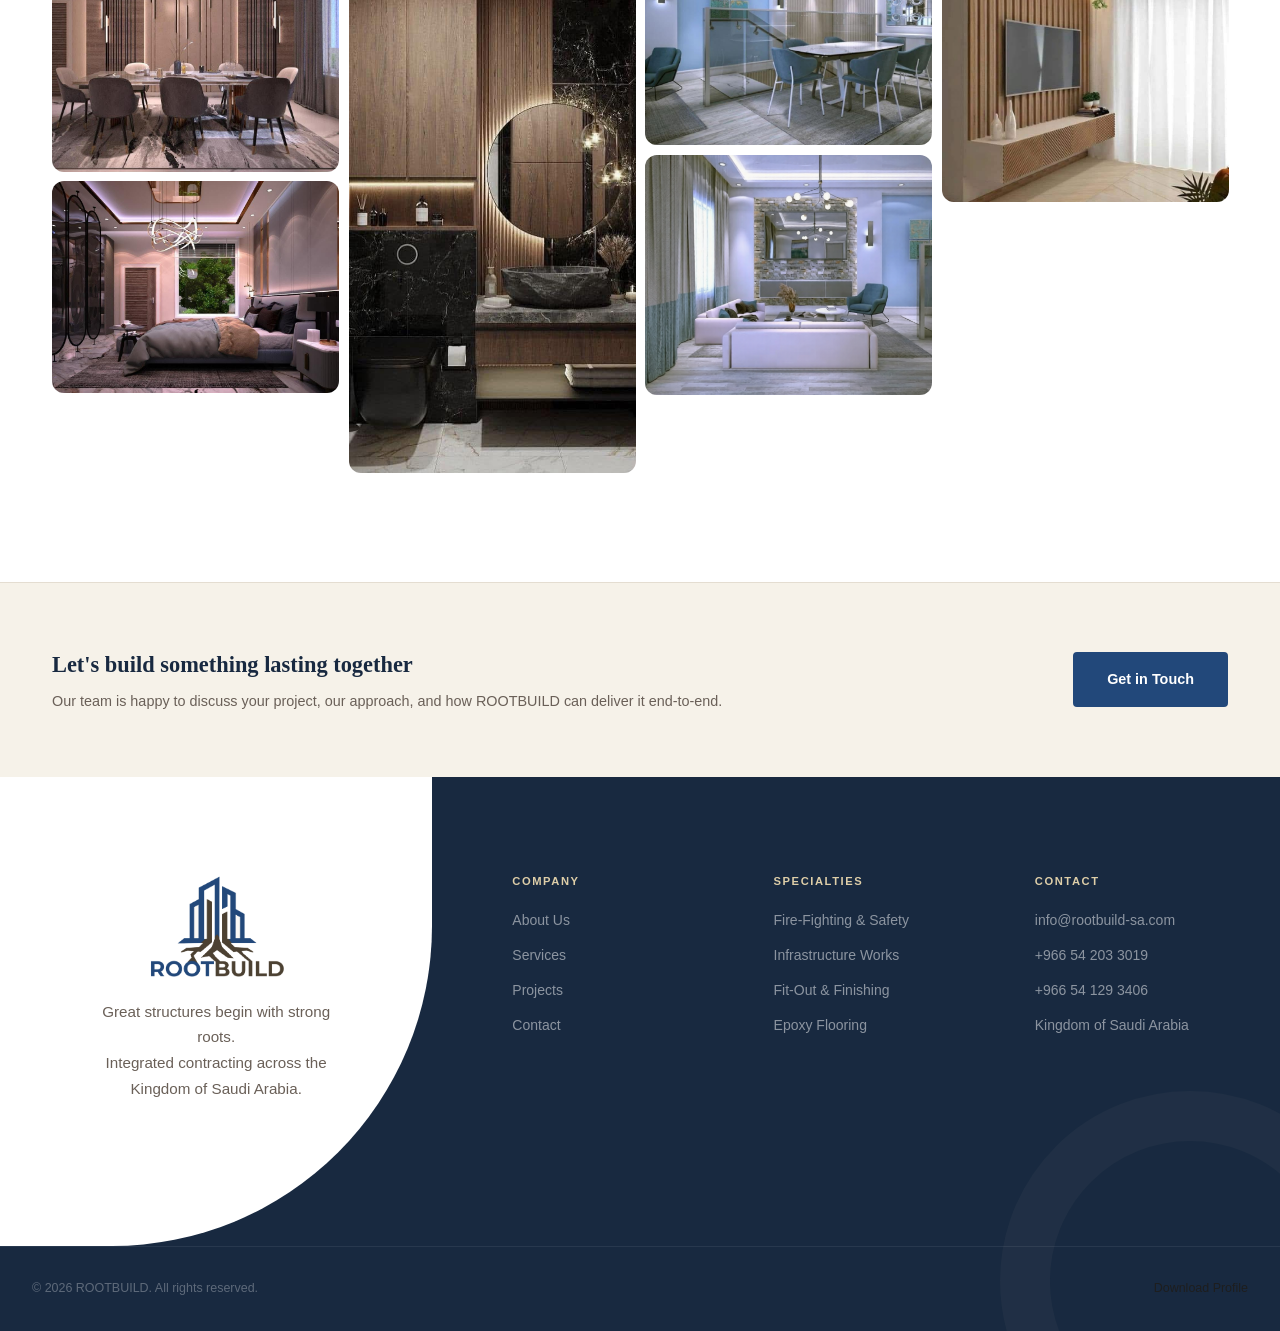
<file: fitout-projects.html>
<!DOCTYPE html>
<html lang="en">
<head>
  <meta charset="UTF-8" />
  <meta name="viewport" content="width=device-width, initial-scale=1.0" />
  <title>Projects | ROOTBUILD — Integrated Contracting, Kingdom of Saudi Arabia</title>
  <meta name="description" content="A gallery of ROOTBUILD's architectural fit-out, finishing and contracting projects — luxury villas, compounds and private residences." />
  <link rel="stylesheet" href="css/style.css" />
  <!-- <link rel="stylesheet" href="css/home.css" /> -->
    <!-- <link rel="stylesheet" href="css/projects.css" /> -->
<link rel="stylesheet" href="css/works.css" />
  <link rel="preconnect" href="https://fonts.googleapis.com" />
  <link rel="preconnect" href="https://fonts.gstatic.com" crossorigin />
  <link href="https://fonts.googleapis.com/css2?family=Playfair+Display:wght@400;600;700&family=DM+Sans:wght@300;400;500;600&display=swap" rel="stylesheet" />
</head>
<body>
  <!-- ============ PAGE LOADER ============ -->
<div id="page-loader" class="page-loader">
  <div class="page-loader__bg"></div>
  <div class="page-loader__content">
    <img src="assets/logoName.png" alt="ROOTBUILD" class="page-loader__logo" />
    <div class="page-loader__ring"></div>
  </div>
</div>
<div id="content-wrapper">
  <!-- ============ NAVIGATION ============ -->
<nav class="nav" id="nav">
  <div class="nav__inner">

    <a href="index.html" class="nav__logo">
  <img src="assets/logo.png" alt="ROOTBUILD" class="nav__logo-img" />

  <div class="nav__logo-text">
    <span class="nav__logo-word">
      ROOT<em>BUILD</em>
    </span>

    <span class="nav__logo-subtitle">
      Construction &amp; Development
    </span>
  </div>
</a>
    <ul class="nav__links" id="navLinks">
     <li><a href="index.html">Home</a></li>
      <li><a href="about.html">About Us</a></li>
      <li><a href="services.html">Services</a></li>
      <li class="nav__dropdown">
        <button type="button" class="nav__dropdown-toggle">
          Projects ▾
        </button>
        <ul class="dropdown-menu">
          <li class="active"><a href="fitout-projects.html">Finishing Works</a></li>
          <li><a href="fire-projects.html">Fire Protection Works</a></li>
          <li><a href="industrial-projects.html">Industrial Works</a></li>
          <li><a href="landscape-projects.html">Landscape Works</a></li>
        </ul>
      </li>
      <li><a href="contact.html">Contact</a></li>
    </ul>

    
    <button class="nav__hamburger" id="hamburger" aria-label="Toggle menu" aria-expanded="false">
      <span></span><span></span><span></span>
    </button>

  </div>
</nav>

  <!-- ============ PAGE BANNER ============ -->
<section class="page-banner-works">
    <div class="page-banner__bg" style="background-image:url('assets/Projects_cover.png');"></div>
    <div class="page-banner__overlay"></div>
    <div class="page-banner__content">
      <p class="page-banner__crumb"><a href="index.html">Home</a> / Projects / Fit-Out &amp; Finishing</p>
      <h1 class="page-banner__title">Fit-Out &amp; Finishing</h1>
      <p class="page-banner__subtitle">A closer look at ROOTBUILD's completed architectural fit-out, finishing, and contracting projects across nine leading residential developments.</p>
    </div>
  </section>

  <!-- ============ FIT-OUT & FINISHING GALLERY ============ -->
<section class="works-section">
  <div class="container">
    <!-- Intro -->
    <div class="works-intro">
      <p class="section-label">01 — Our Works</p>
      <p>Summary of architectural fit-out, finishing, and contracting projects completed.</p>
    </div>

    <!-- Text list -->
    <div class="works-list">
      <div class="works-list__item">
        <span class="works-list__num">01</span>
        <div class="works-list__body">
          <h3>Sodic Allegria Compound</h3>
          <p><strong>Scope:</strong> External finishing works for 122 luxury villas.</p>
        </div>
        <span class="works-list__loc">6th of October</span>
      </div>

      <div class="works-list__item">
        <span class="works-list__num">02</span>
        <div class="works-list__body">
          <h3>New Giza Project</h3>
          <p><strong>Scope:</strong> External finishing and facade works for 40 villas.</p>
        </div>
        <span class="works-list__loc">Giza</span>
      </div>

      <div class="works-list__item">
        <span class="works-list__num">03</span>
        <div class="works-list__body">
          <h3>Saada Compound <em>(Horizon Co.)</em></h3>
          <p><strong>Scope:</strong> External finishing and contracting works for 10 villas.</p>
        </div>
        <span class="works-list__loc">New Cairo</span>
      </div>

      <div class="works-list__item">
        <span class="works-list__num">04</span>
        <div class="works-list__body">
          <h3>Swan Lake <em>(Hassan Allam)</em></h3>
          <p><strong>Scope:</strong> Plastering, painting, and thermal/water insulation works for 16 chalets.</p>
        </div>
        <span class="works-list__loc">Sidi Abdel Rahman</span>
      </div>

      <div class="works-list__item">
        <span class="works-list__num">05</span>
        <div class="works-list__body">
          <h3>Bo Island Resort</h3>
          <p><strong>Scope:</strong> Construction, insulation, and painting works for 6 townhouses.</p>
        </div>
        <span class="works-list__loc">North Coast</span>
      </div>

      <div class="works-list__item">
        <span class="works-list__num">06</span>
        <div class="works-list__body">
          <h3>Beverly Hills Sodic</h3>
          <p><strong>Scope:</strong> Plastering, insulation, mosaic, and marble works for 2 swimming pools.</p>
        </div>
        <span class="works-list__loc">6th of October</span>
      </div>

      <div class="works-list__item">
        <span class="works-list__num">07</span>
        <div class="works-list__body">
          <h3>Hyde Park Compound</h3>
          <p><strong>Scope:</strong> Plastering, insulation, mosaic, and marble works for 2 swimming pools.</p>
        </div>
        <span class="works-list__loc">New Cairo</span>
      </div>

      <div class="works-list__item">
        <span class="works-list__num">08</span>
        <div class="works-list__body">
          <h3>Private Villa <em>— Villette Compound</em></h3>
          <p><strong>Scope:</strong> Premium integrated interior finishing works.</p>
        </div>
        <span class="works-list__loc">New Cairo</span>
      </div>

      <div class="works-list__item">
        <span class="works-list__num">09</span>
        <div class="works-list__body">
          <h3>Private Villa</h3>
          <p><strong>Scope:</strong> Premium integrated interior finishing works.</p>
        </div>
        <span class="works-list__loc">Fifth Settlement</span>
      </div>
    </div>

    <!-- Gallery title -->
    <div class="works-gallery-title">
      <p class="section-label">02 — Project Gallery</p>
      <h2>A closer look at our finished work</h2>
      <p>Photos from across our completed villas, compounds and private residences.</p>
    </div>

    <!-- Photo grid -->
 <div class="works-photo-grid" id="FitoutPhotoGrid"></div>

  </div>
</section>

  <!-- ============ CONTACT CTA ============ -->
  <section class="contact-strip" id="contact">
    <div class="container">
      <div class="contact-strip__inner">
        <div>
          <h3>Let's build something lasting together</h3>
          <p>Our team is happy to discuss your project, our approach, and how ROOTBUILD can deliver it end-to-end.</p>
        </div>
        <a href="contact.html" class="btn btn--primary">Get in Touch</a>
      </div>
    </div>
  </section>

  <!-- ============ FOOTER ============ -->
  <footer class="footer">
    <div class="container">
      <div class="footer__grid">
        <div class="footer__brand">
          <a href="index.html" class="footer__logo">
            <img src="assets\logoName.png" alt="ROOTBUILD" class="footer__logo-img" />
          </a>
          <p>Great structures begin with strong roots.<br />Integrated contracting across the Kingdom of Saudi Arabia.</p>
        </div>
        <div class="footer__col">
          <h4>Company</h4>
          <ul>
            <li><a href="about.html">About Us</a></li>
            <li><a href="services.html">Services</a></li>
            <li><a href="projects.html">Projects</a></li>
            <li><a href="contact.html">Contact</a></li>
          </ul>
        </div>
        <div class="footer__col">
          <h4>Specialties</h4>
          <ul>
            <li><a href="services.html#fire-safety">Fire-Fighting &amp; Safety</a></li>
            <li><a href="services.html#infrastructure">Infrastructure Works</a></li>
            <li><a href="services.html#fit-out">Fit-Out &amp; Finishing</a></li>
            <li><a href="services.html#epoxy-flooring">Epoxy Flooring</a></li>
          </ul>
        </div>
        <div class="footer__col">
          <h4>Contact</h4>
          <ul>
            <li><a href="mailto:info@rootbuild-sa.com">info@rootbuild-sa.com</a></li>
            <li><a href="tel:+966542033019">+966 54 203 3019</a></li>
            <li><a href="tel:+966541293406">+966 54 129 3406</a></li>
            <li><a href="contact.html">Kingdom of Saudi Arabia</a></li>
          </ul>
        </div>
      </div>
      <div class="footer__bottom">
        <p>© 2026 ROOTBUILD. All rights reserved.</p>
        <div class="footer__bottom-links">
          <a href="documents/ROOTBUILD_Company_Profile_2026.pdf" download>Download Profile</a>
        
        </div>
      </div>
    </div>
  </footer>

</div>
<script src="js/main.js"></script>
</body>
</html>
</file>
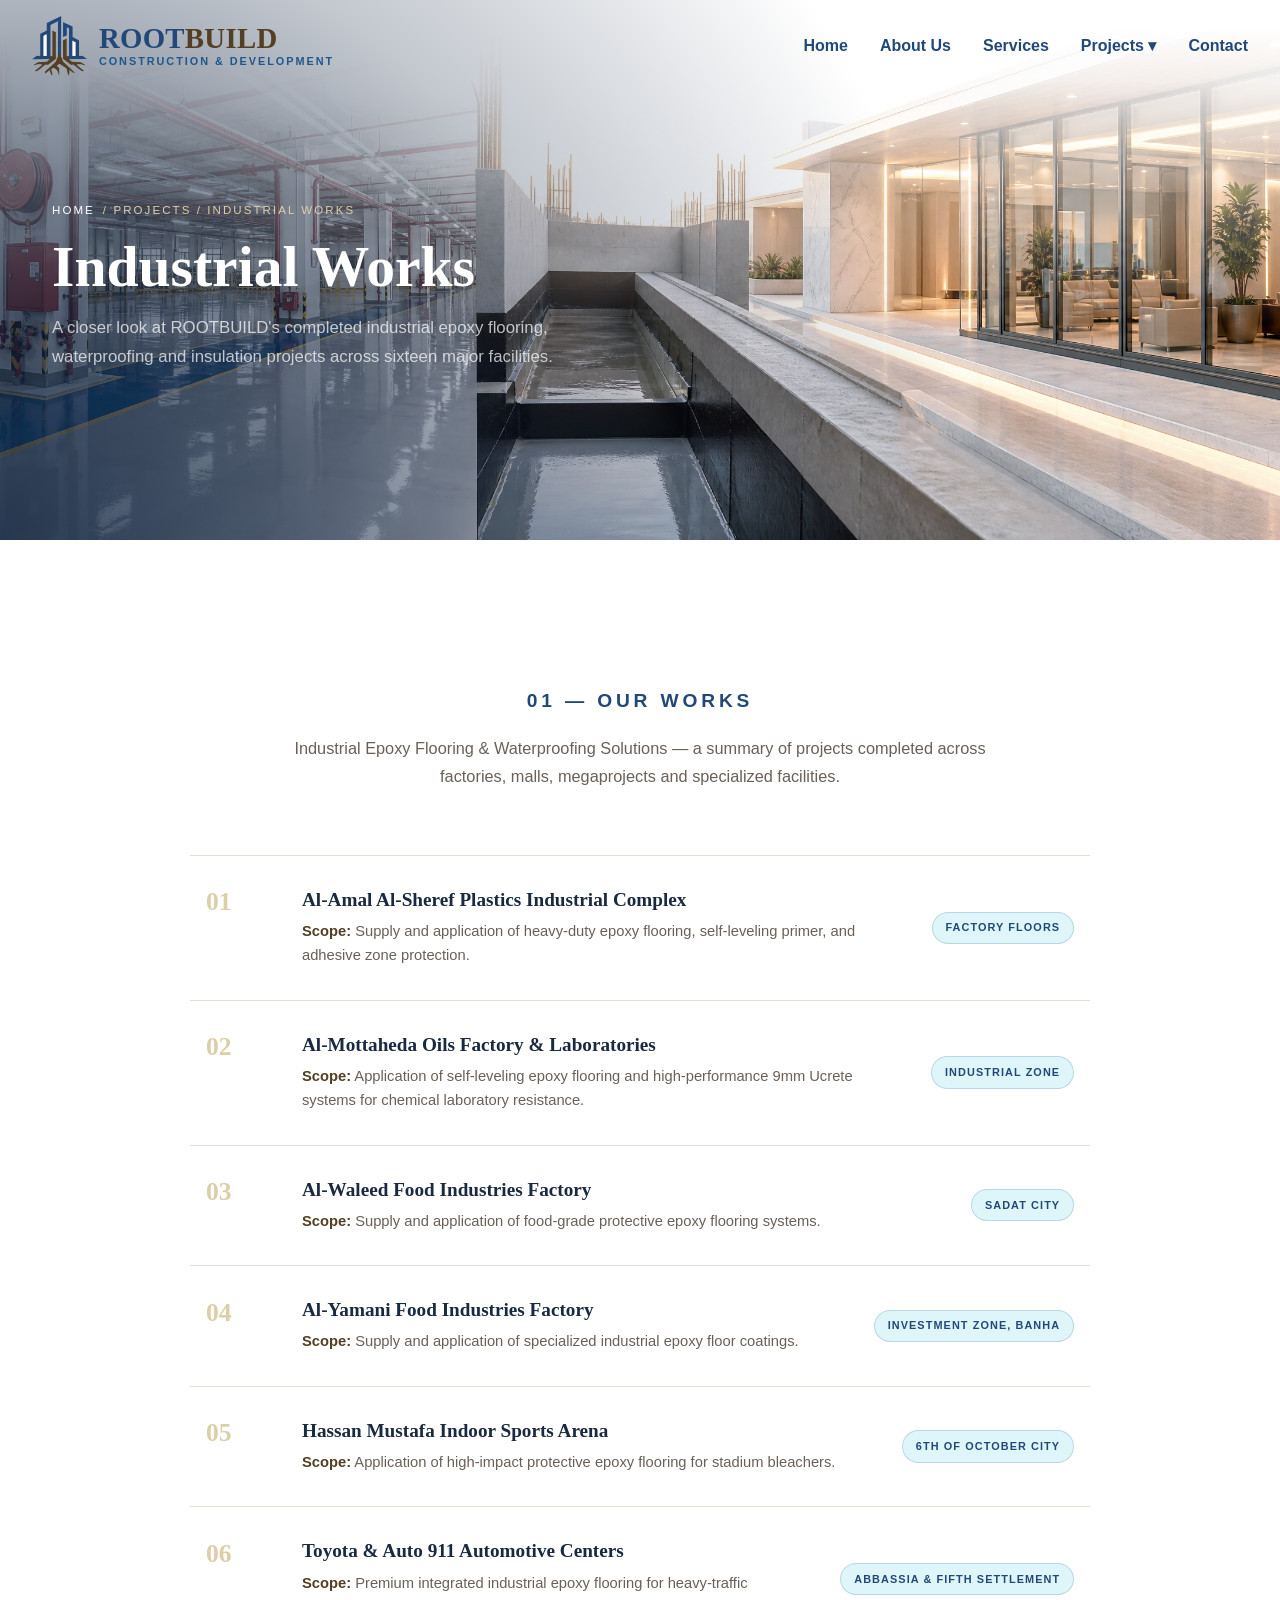
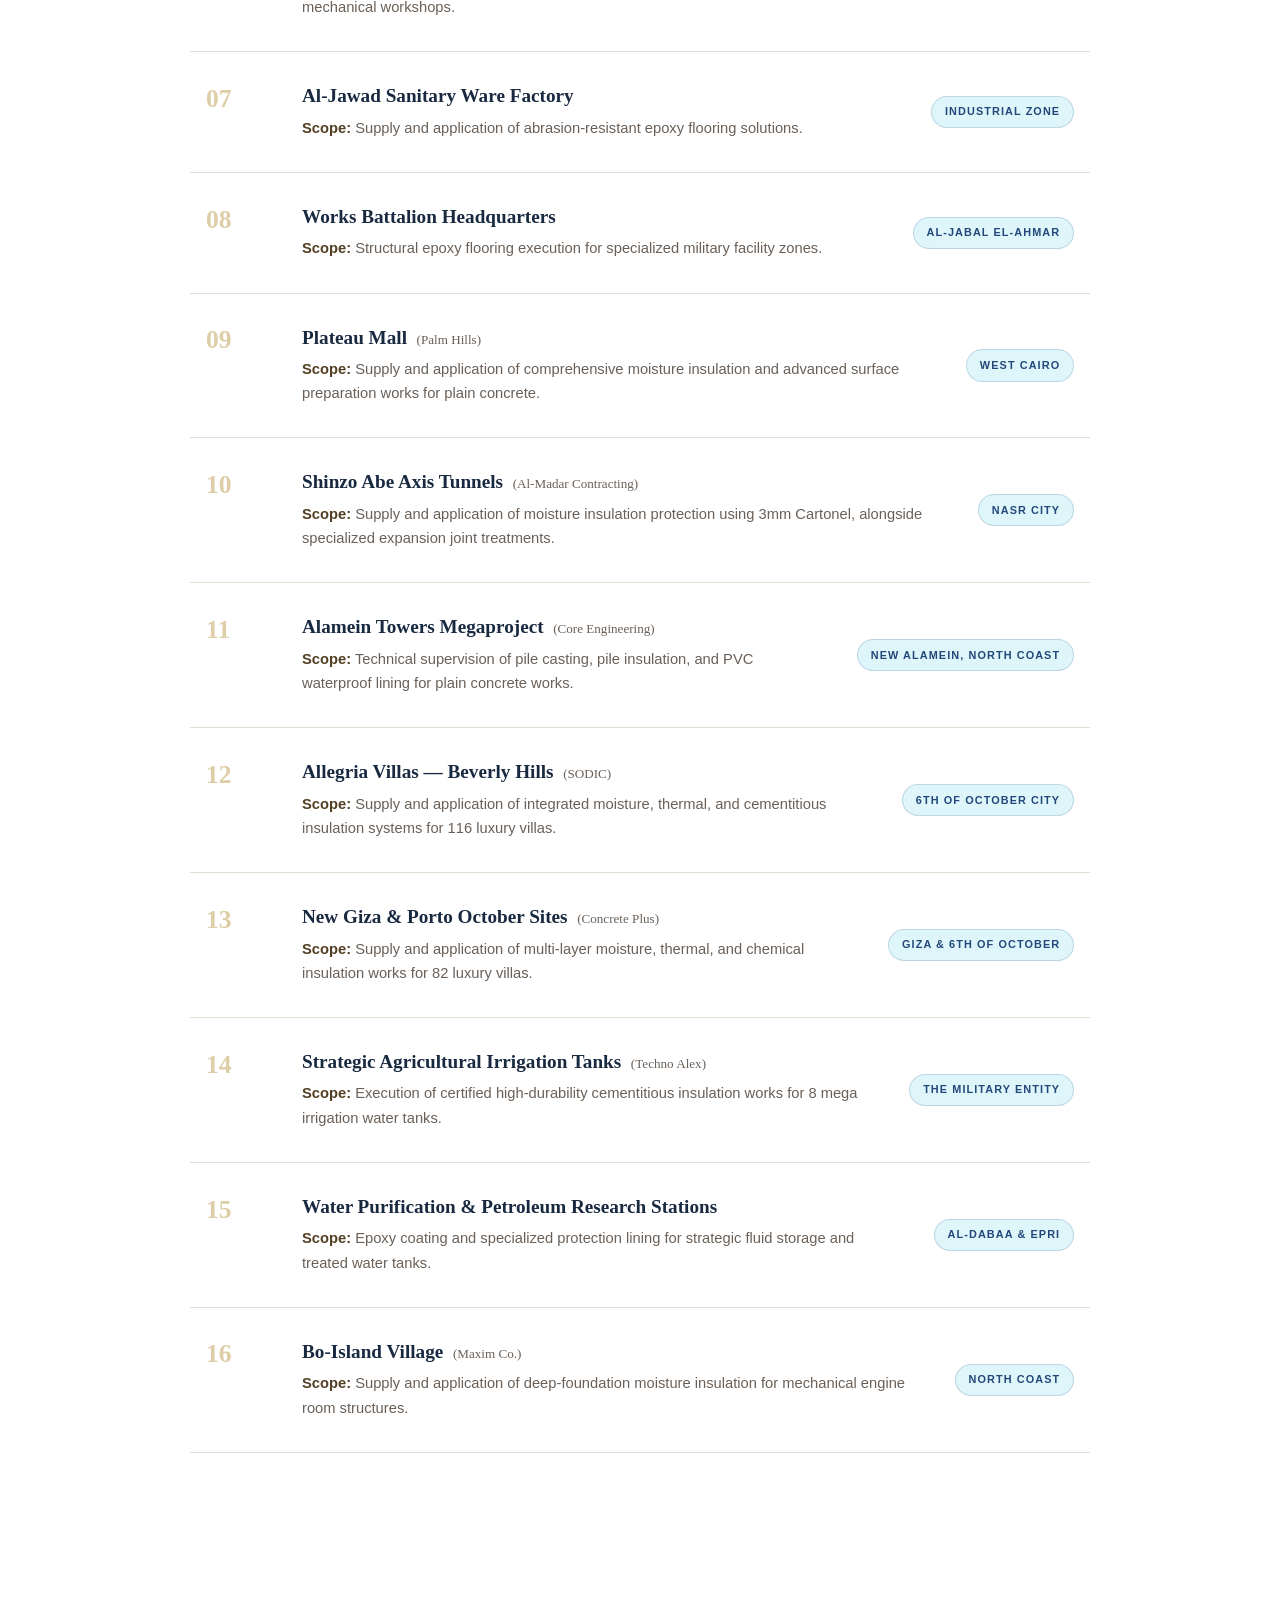
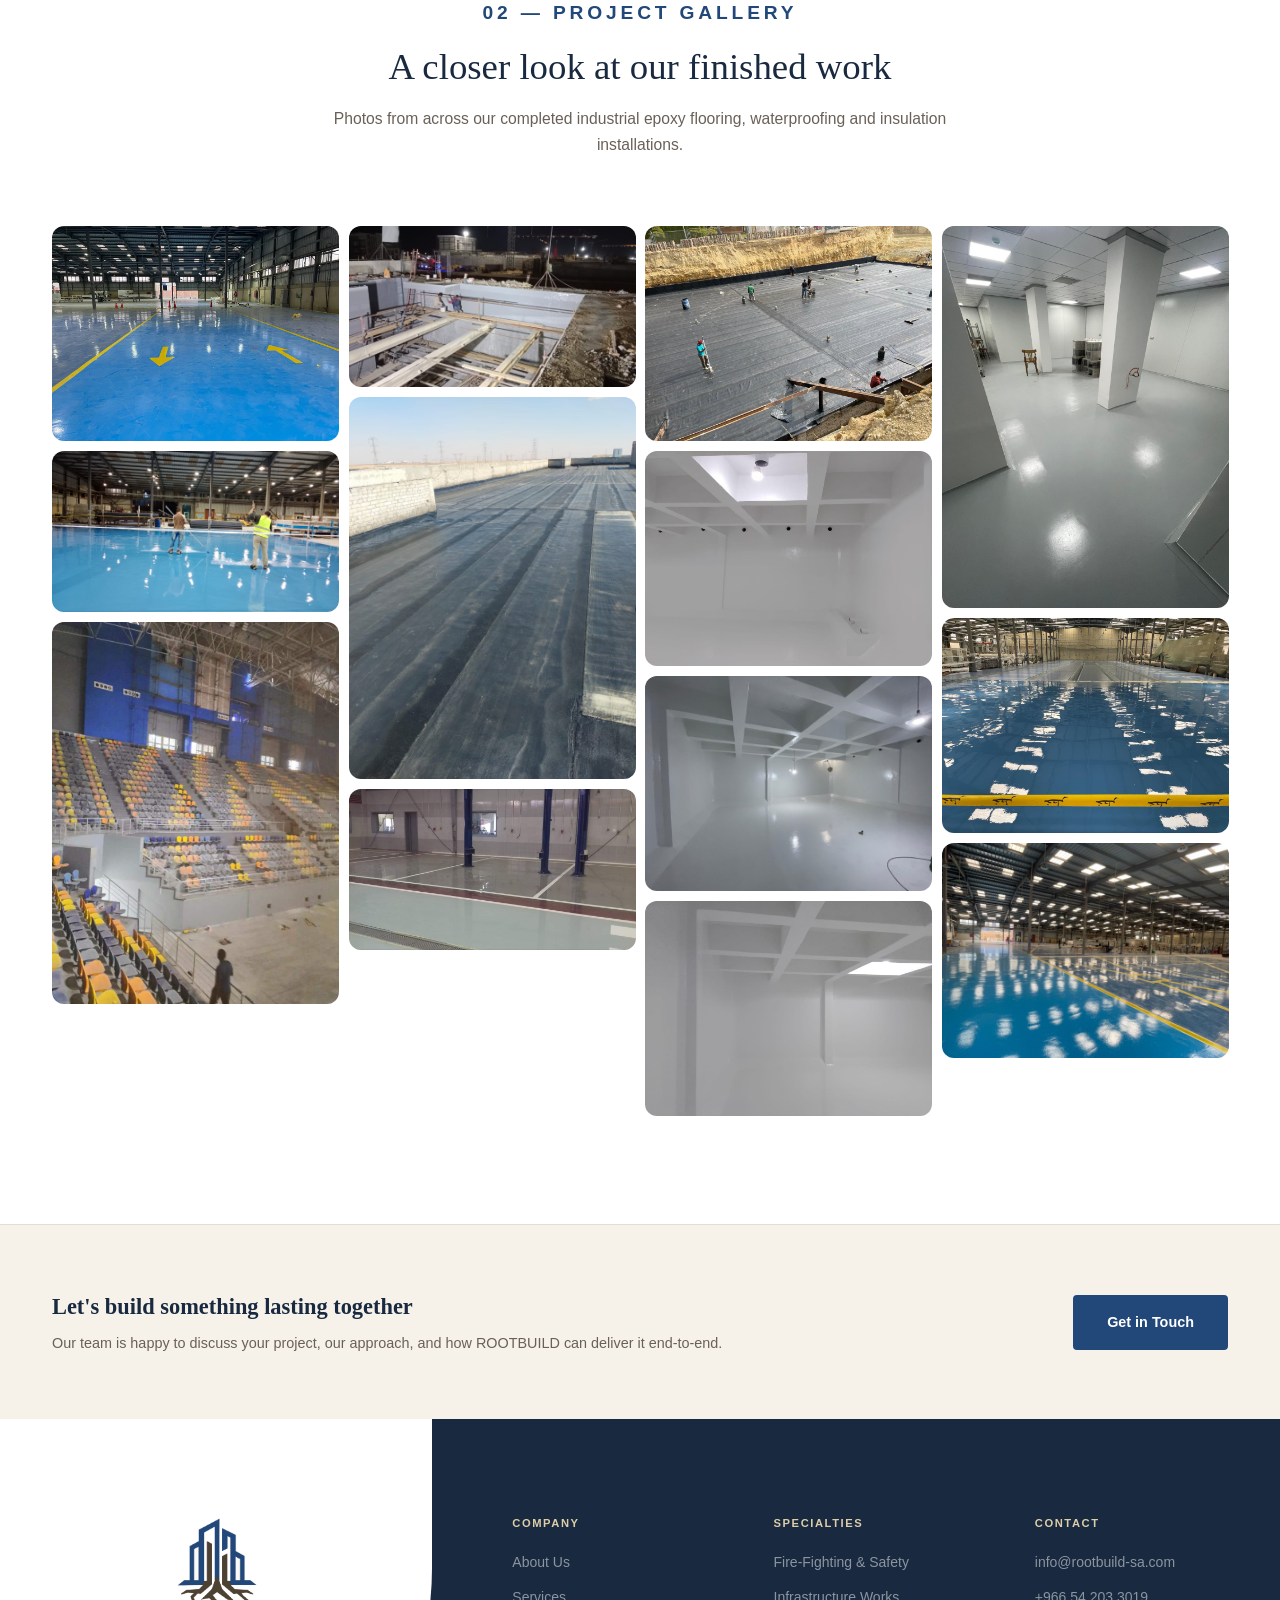
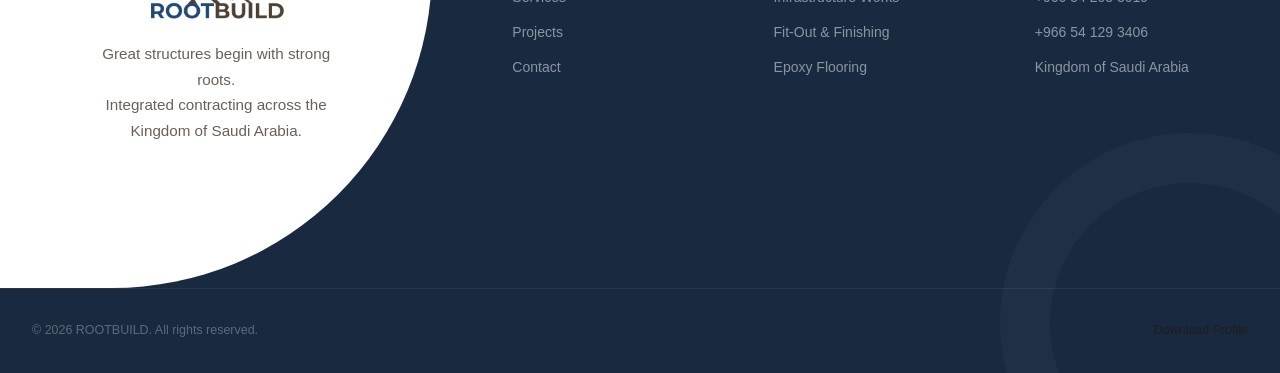
<file: industrial-projects.html>
<!DOCTYPE html>
<html lang="en">
<head>
  <meta charset="UTF-8" />
  <meta name="viewport" content="width=device-width, initial-scale=1.0" />
  <title>Projects | ROOTBUILD — Integrated Contracting, Kingdom of Saudi Arabia</title>
  <meta name="description" content="A gallery of ROOTBUILD's architectural fit-out, finishing and contracting projects — luxury villas, compounds and private residences." />
  <link rel="stylesheet" href="css/style.css" />
  <!-- <link rel="stylesheet" href="css/home.css" /> -->
    <!-- <link rel="stylesheet" href="css/projects.css" /> -->
<link rel="stylesheet" href="css/works.css" />
  <link rel="preconnect" href="https://fonts.googleapis.com" />
  <link rel="preconnect" href="https://fonts.gstatic.com" crossorigin />
  <link href="https://fonts.googleapis.com/css2?family=Playfair+Display:wght@400;600;700&family=DM+Sans:wght@300;400;500;600&display=swap" rel="stylesheet" />
</head>
<body>
  <!-- ============ PAGE LOADER ============ -->
<div id="page-loader" class="page-loader">
  <div class="page-loader__bg"></div>
  <div class="page-loader__content">
    <img src="assets/logoName.png" alt="ROOTBUILD" class="page-loader__logo" />
    <div class="page-loader__ring"></div>
  </div>
</div>
<div id="content-wrapper">
  <!-- ============ NAVIGATION ============ -->
 <nav class="nav" id="nav">
  <div class="nav__inner">

     <a href="index.html" class="nav__logo">
  <img src="assets/logo.png" alt="ROOTBUILD" class="nav__logo-img" />

  <div class="nav__logo-text">
    <span class="nav__logo-word">
      ROOT<em>BUILD</em>
    </span>

    <span class="nav__logo-subtitle">
      Construction &amp; Development
    </span>
  </div>
</a>
    <ul class="nav__links" id="navLinks">
     <li><a href="index.html">Home</a></li>
      <li><a href="about.html">About Us</a></li>
      <li><a href="services.html">Services</a></li>
      <li class="nav__dropdown">
        <button type="button" class="nav__dropdown-toggle">
          Projects ▾
        </button>
        <ul class="dropdown-menu">
          <li><a href="fitout-projects.html">Finishing Works</a></li>
          <li><a href="fire-projects.html">Fire Protection Works</a></li>
          <li class="active"><a href="industrial-projects.html">Industrial Works</a></li>
          <li><a href="landscape-projects.html">Landscape Works</a></li>
        </ul>
      </li>
      <li><a href="contact.html">Contact</a></li>
    </ul>

    
    <button class="nav__hamburger" id="hamburger" aria-label="Toggle menu" aria-expanded="false">
      <span></span><span></span><span></span>
    </button>

  </div>
</nav>


  <!-- ============ PAGE BANNER ============ -->
<section class="page-banner-works">
    <div class="page-banner__bg" style="background-image:url('assets/Projects_cover.png');"></div>
    <div class="page-banner__overlay"></div>
    <div class="page-banner__content">
      <p class="page-banner__crumb"><a href="index.html">Home</a> / Projects / Industrial Works</p>
      <h1 class="page-banner__title">Industrial Works</h1>
      <p class="page-banner__subtitle">A closer look at ROOTBUILD's completed industrial epoxy flooring, waterproofing and insulation projects across sixteen major facilities.</p>
    </div>
  </section>

  <!-- ============ INDUSTRIAL WORKS GALLERY ============ -->
<section class="works-section">
  <div class="container">
    <!-- Intro -->
    <div class="works-intro">
      <p class="section-label">01 — Our Works</p>
      <p>Industrial Epoxy Flooring &amp; Waterproofing Solutions — a summary of projects completed across factories, malls, megaprojects and specialized facilities.</p>
    </div>

    <!-- Text list -->
    <div class="works-list">
      <div class="works-list__item">
        <span class="works-list__num">01</span>
        <div class="works-list__body">
          <h3>Al-Amal Al-Sheref Plastics Industrial Complex</h3>
          <p><strong>Scope:</strong> Supply and application of heavy-duty epoxy flooring, self-leveling primer, and adhesive zone protection.</p>
        </div>
        <span class="works-list__loc">Factory Floors</span>
      </div>

      <div class="works-list__item">
        <span class="works-list__num">02</span>
        <div class="works-list__body">
          <h3>Al-Mottaheda Oils Factory &amp; Laboratories</h3>
          <p><strong>Scope:</strong> Application of self-leveling epoxy flooring and high-performance 9mm Ucrete systems for chemical laboratory resistance.</p>
        </div>
        <span class="works-list__loc">Industrial Zone</span>
      </div>

      <div class="works-list__item">
        <span class="works-list__num">03</span>
        <div class="works-list__body">
          <h3>Al-Waleed Food Industries Factory</h3>
          <p><strong>Scope:</strong> Supply and application of food-grade protective epoxy flooring systems.</p>
        </div>
        <span class="works-list__loc">Sadat City</span>
      </div>

      <div class="works-list__item">
        <span class="works-list__num">04</span>
        <div class="works-list__body">
          <h3>Al-Yamani Food Industries Factory</h3>
          <p><strong>Scope:</strong> Supply and application of specialized industrial epoxy floor coatings.</p>
        </div>
        <span class="works-list__loc">Investment Zone, Banha</span>
      </div>

      <div class="works-list__item">
        <span class="works-list__num">05</span>
        <div class="works-list__body">
          <h3>Hassan Mustafa Indoor Sports Arena</h3>
          <p><strong>Scope:</strong> Application of high-impact protective epoxy flooring for stadium bleachers.</p>
        </div>
        <span class="works-list__loc">6th of October City</span>
      </div>

      <div class="works-list__item">
        <span class="works-list__num">06</span>
        <div class="works-list__body">
          <h3>Toyota &amp; Auto 911 Automotive Centers</h3>
          <p><strong>Scope:</strong> Premium integrated industrial epoxy flooring for heavy-traffic mechanical workshops.</p>
        </div>
        <span class="works-list__loc">Abbassia &amp; Fifth Settlement</span>
      </div>

      <div class="works-list__item">
        <span class="works-list__num">07</span>
        <div class="works-list__body">
          <h3>Al-Jawad Sanitary Ware Factory</h3>
          <p><strong>Scope:</strong> Supply and application of abrasion-resistant epoxy flooring solutions.</p>
        </div>
        <span class="works-list__loc">Industrial Zone</span>
      </div>

      <div class="works-list__item">
        <span class="works-list__num">08</span>
        <div class="works-list__body">
          <h3>Works Battalion Headquarters</h3>
          <p><strong>Scope:</strong> Structural epoxy flooring execution for specialized military facility zones.</p>
        </div>
        <span class="works-list__loc">Al-Jabal el-Ahmar</span>
      </div>

      <div class="works-list__item">
        <span class="works-list__num">09</span>
        <div class="works-list__body">
          <h3>Plateau Mall <em>(Palm Hills)</em></h3>
          <p><strong>Scope:</strong> Supply and application of comprehensive moisture insulation and advanced surface preparation works for plain concrete.</p>
        </div>
        <span class="works-list__loc">West Cairo</span>
      </div>

      <div class="works-list__item">
        <span class="works-list__num">10</span>
        <div class="works-list__body">
          <h3>Shinzo Abe Axis Tunnels <em>(Al-Madar Contracting)</em></h3>
          <p><strong>Scope:</strong> Supply and application of moisture insulation protection using 3mm Cartonel, alongside specialized expansion joint treatments.</p>
        </div>
        <span class="works-list__loc">Nasr City</span>
      </div>

      <div class="works-list__item">
        <span class="works-list__num">11</span>
        <div class="works-list__body">
          <h3>Alamein Towers Megaproject <em>(Core Engineering)</em></h3>
          <p><strong>Scope:</strong> Technical supervision of pile casting, pile insulation, and PVC waterproof lining for plain concrete works.</p>
        </div>
        <span class="works-list__loc">New Alamein, North Coast</span>
      </div>

      <div class="works-list__item">
        <span class="works-list__num">12</span>
        <div class="works-list__body">
          <h3>Allegria Villas — Beverly Hills <em>(SODIC)</em></h3>
          <p><strong>Scope:</strong> Supply and application of integrated moisture, thermal, and cementitious insulation systems for 116 luxury villas.</p>
        </div>
        <span class="works-list__loc">6th of October City</span>
      </div>

      <div class="works-list__item">
        <span class="works-list__num">13</span>
        <div class="works-list__body">
          <h3>New Giza &amp; Porto October Sites <em>(Concrete Plus)</em></h3>
          <p><strong>Scope:</strong> Supply and application of multi-layer moisture, thermal, and chemical insulation works for 82 luxury villas.</p>
        </div>
        <span class="works-list__loc">Giza &amp; 6th of October</span>
      </div>

      <div class="works-list__item">
        <span class="works-list__num">14</span>
        <div class="works-list__body">
          <h3>Strategic Agricultural Irrigation Tanks <em>(Techno Alex)</em></h3>
          <p><strong>Scope:</strong> Execution of certified high-durability cementitious insulation works for 8 mega irrigation water tanks.</p>
        </div>
        <span class="works-list__loc">The Military Entity</span>
      </div>

      <div class="works-list__item">
        <span class="works-list__num">15</span>
        <div class="works-list__body">
          <h3>Water Purification &amp; Petroleum Research Stations</h3>
          <p><strong>Scope:</strong> Epoxy coating and specialized protection lining for strategic fluid storage and treated water tanks.</p>
        </div>
        <span class="works-list__loc">Al-Dabaa &amp; EPRI</span>
      </div>

      <div class="works-list__item">
        <span class="works-list__num">16</span>
        <div class="works-list__body">
          <h3>Bo-Island Village <em>(Maxim Co.)</em></h3>
          <p><strong>Scope:</strong> Supply and application of deep-foundation moisture insulation for mechanical engine room structures.</p>
        </div>
        <span class="works-list__loc">North Coast</span>
      </div>
    </div>

    <!-- Gallery title -->
    <div class="works-gallery-title">
      <p class="section-label">02 — Project Gallery</p>
      <h2>A closer look at our finished work</h2>
      <p>Photos from across our completed industrial epoxy flooring, waterproofing and insulation installations.</p>
    </div>

    <!-- Photo grid -->
 <div class="works-photo-grid" id="IndustrialPhotoGrid"></div>

  </div>
</section>

  <!-- ============ CONTACT CTA ============ -->
  <section class="contact-strip" id="contact">
    <div class="container">
      <div class="contact-strip__inner">
        <div>
          <h3>Let's build something lasting together</h3>
          <p>Our team is happy to discuss your project, our approach, and how ROOTBUILD can deliver it end-to-end.</p>
        </div>
        <a href="contact.html" class="btn btn--primary">Get in Touch</a>
      </div>
    </div>
  </section>

  <!-- ============ FOOTER ============ -->
  <footer class="footer">
    <div class="container">
      <div class="footer__grid">
        <div class="footer__brand">
          <a href="index.html" class="footer__logo">
            <img src="assets\logoName.png" alt="ROOTBUILD" class="footer__logo-img" />
          </a>
          <p>Great structures begin with strong roots.<br />Integrated contracting across the Kingdom of Saudi Arabia.</p>
        </div>
        <div class="footer__col">
          <h4>Company</h4>
          <ul>
            <li><a href="about.html">About Us</a></li>
            <li><a href="services.html">Services</a></li>
            <li><a href="projects.html">Projects</a></li>
            <li><a href="contact.html">Contact</a></li>
          </ul>
        </div>
        <div class="footer__col">
          <h4>Specialties</h4>
          <ul>
            <li><a href="services.html#fire-safety">Fire-Fighting &amp; Safety</a></li>
            <li><a href="services.html#infrastructure">Infrastructure Works</a></li>
            <li><a href="services.html#fit-out">Fit-Out &amp; Finishing</a></li>
            <li><a href="services.html#epoxy-flooring">Epoxy Flooring</a></li>
          </ul>
        </div>
        <div class="footer__col">
          <h4>Contact</h4>
          <ul>
            <li><a href="mailto:info@rootbuild-sa.com">info@rootbuild-sa.com</a></li>
            <li><a href="tel:+966542033019">+966 54 203 3019</a></li>
            <li><a href="tel:+966541293406">+966 54 129 3406</a></li>
            <li><a href="contact.html">Kingdom of Saudi Arabia</a></li>
          </ul>
        </div>
      </div>
      <div class="footer__bottom">
        <p>© 2026 ROOTBUILD. All rights reserved.</p>
        <div class="footer__bottom-links">
          <a href="documents/ROOTBUILD_Company_Profile_2026.pdf" download>Download Profile</a>
        
        </div>
      </div>
    </div>
  </footer>


</div>
<script src="js/main.js"></script>
</body>
</html>
</file>
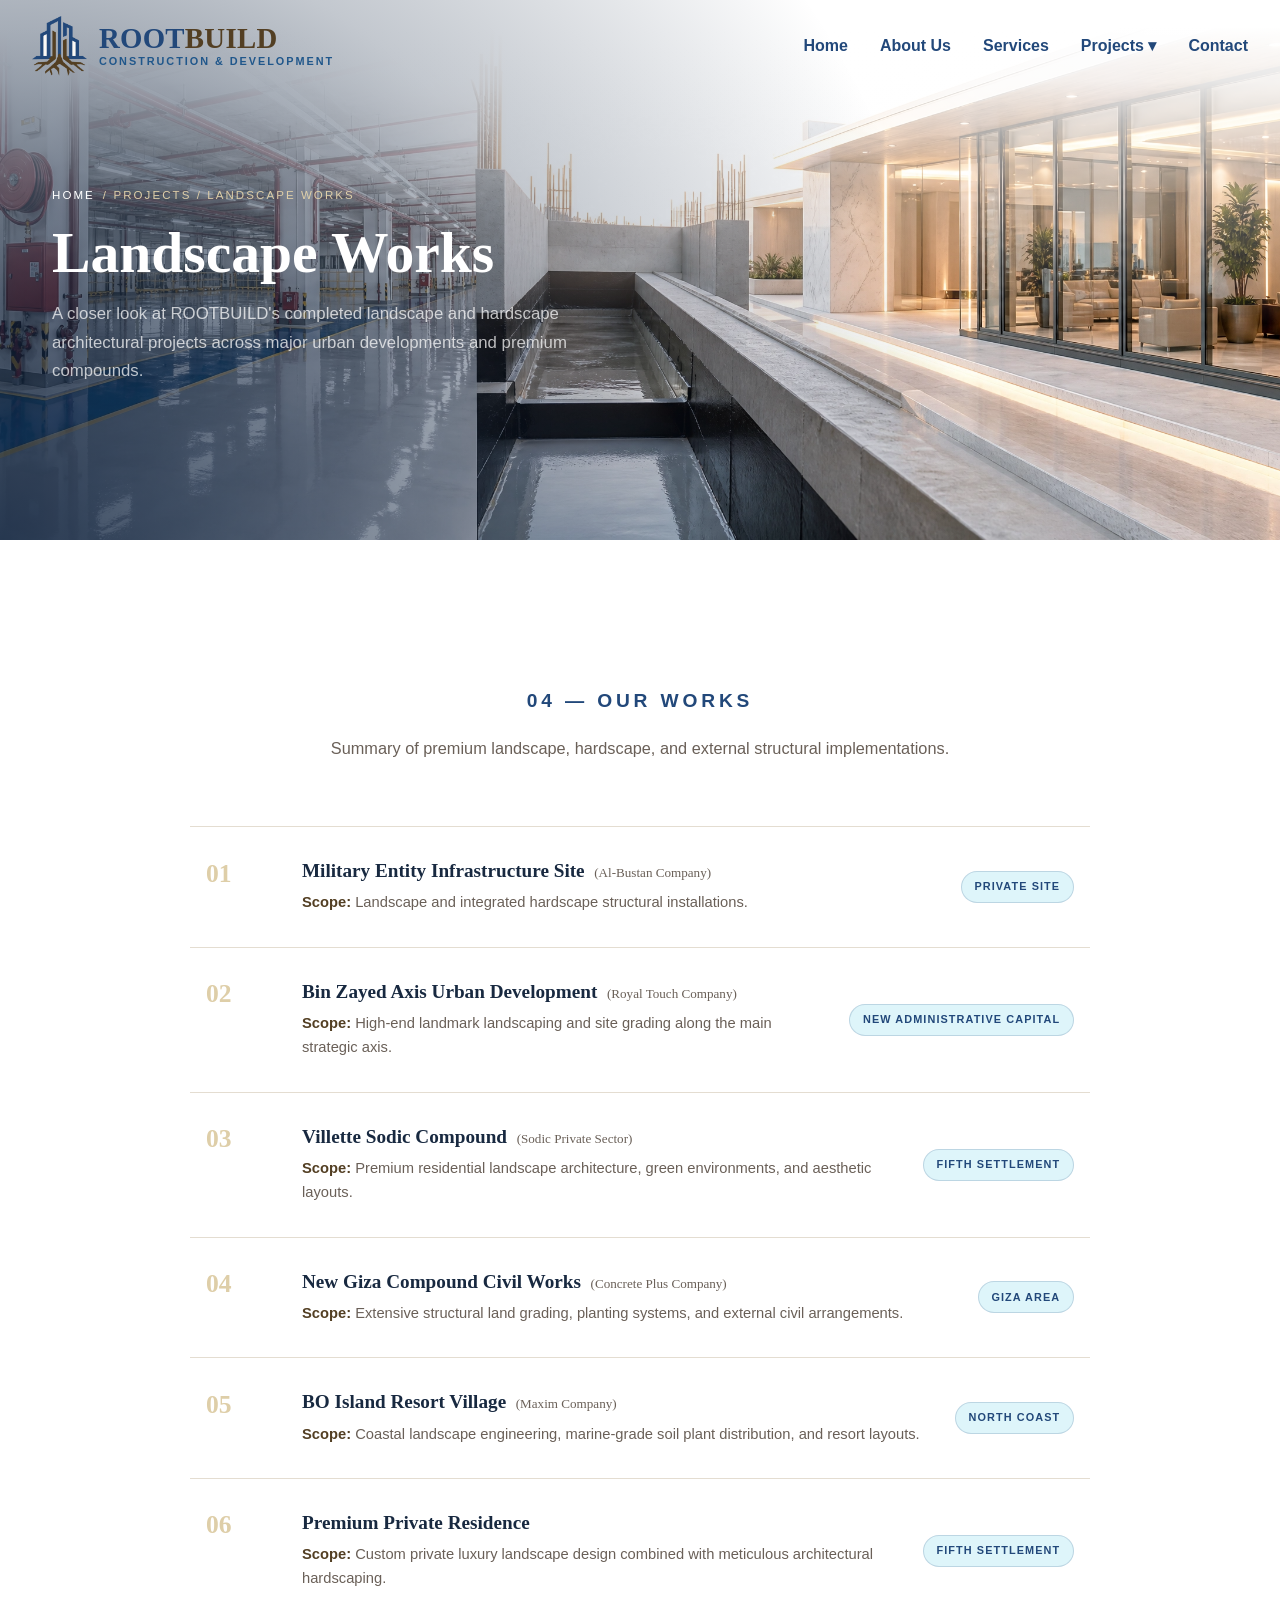
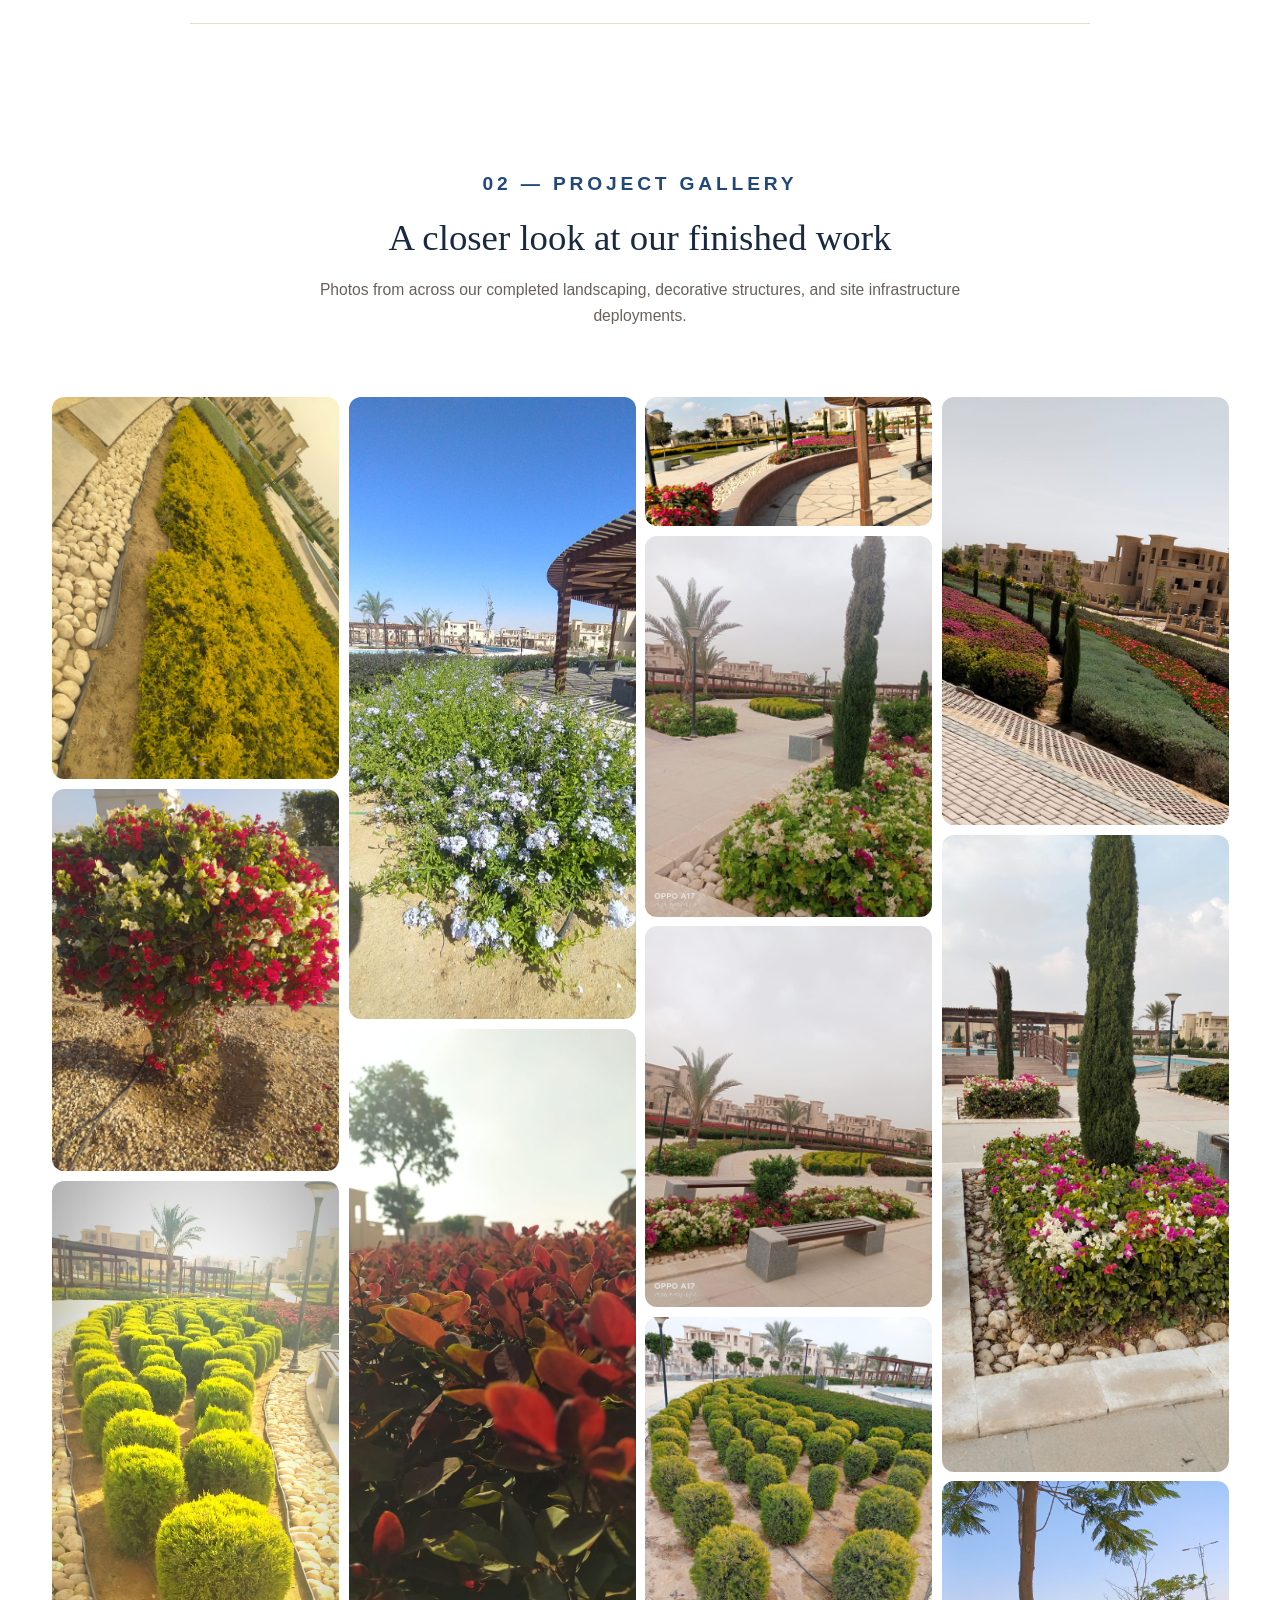
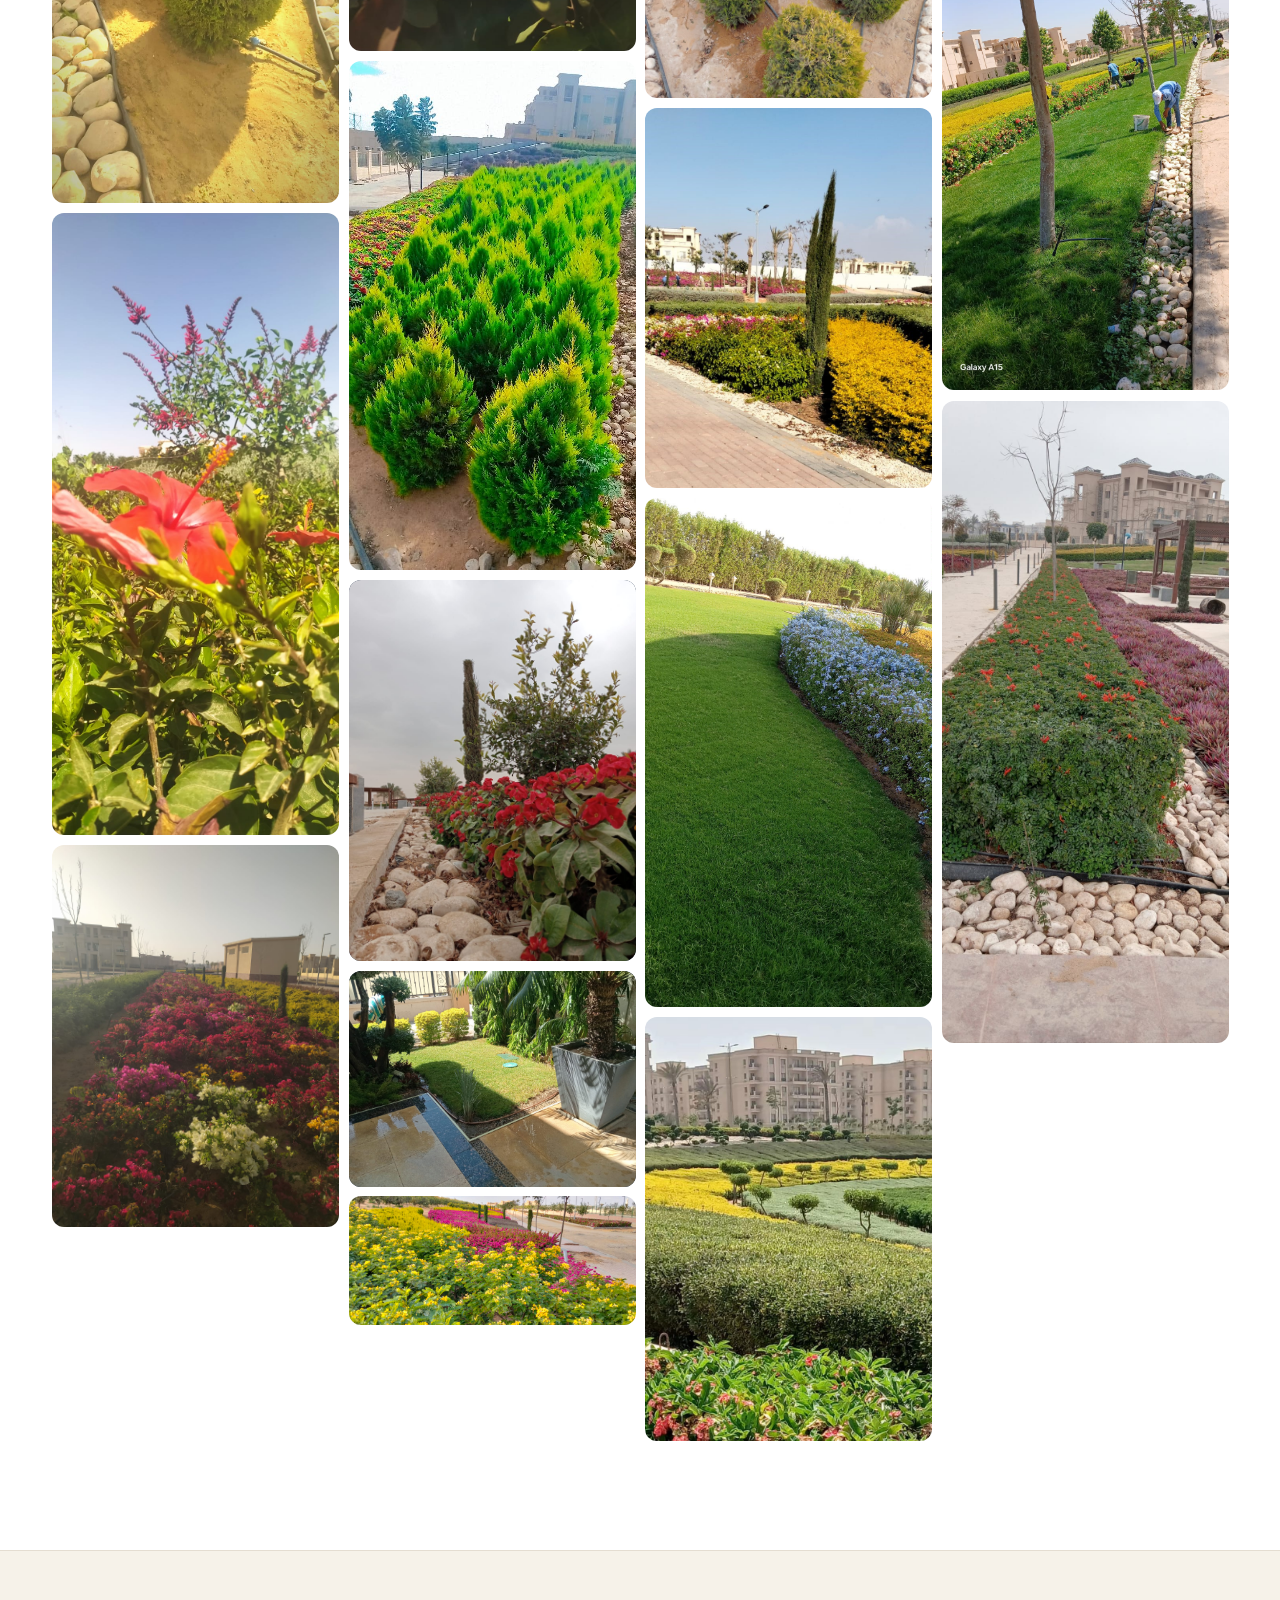
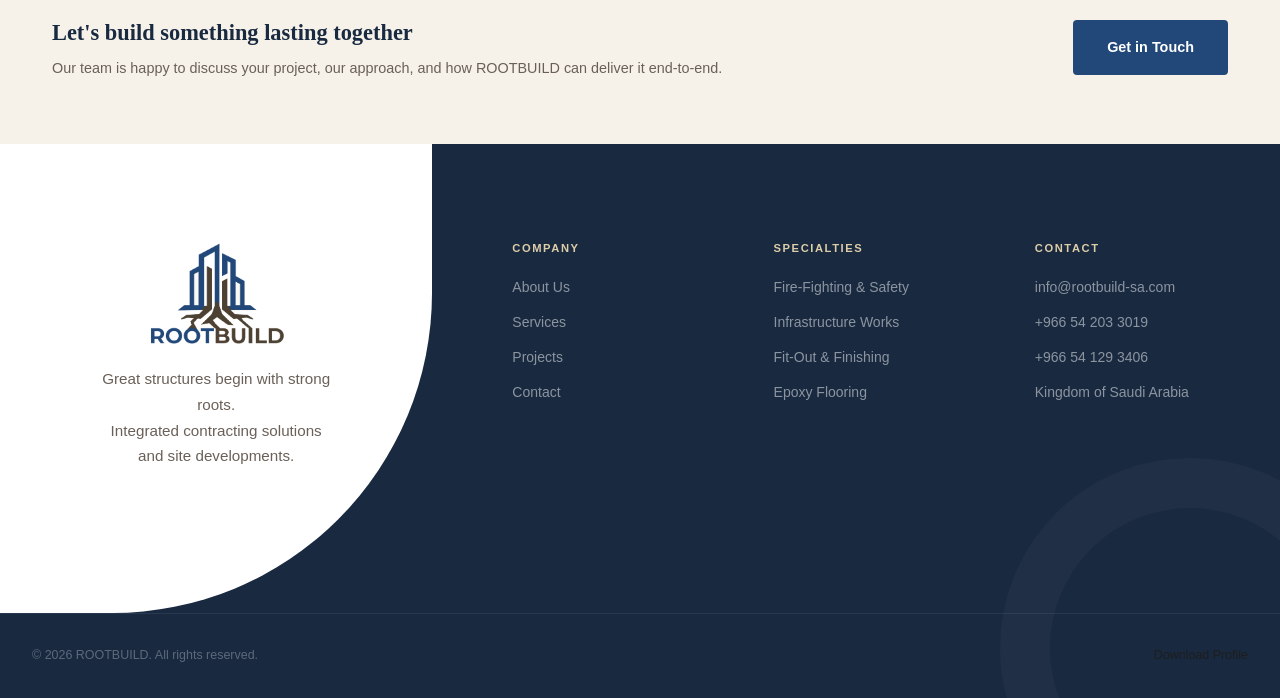
<file: landscape-projects.html>
<!DOCTYPE html>
<html lang="en">
<head>
  <meta charset="UTF-8" />
  <meta name="viewport" content="width=device-width, initial-scale=1.0" />
  <title>Landscape Works | ROOTBUILD — Integrated Contracting, Kingdom of Saudi Arabia</title>
  <meta name="description" content="A gallery of ROOTBUILD's premium landscape and hardscape architectural projects across major developments and residential zones." />
  <link rel="stylesheet" href="css/style.css" />
  <link rel="stylesheet" href="css/works.css" />
  <link rel="preconnect" href="https://fonts.googleapis.com" />
  <link rel="preconnect" href="https://fonts.gstatic.com" crossorigin />
  <link href="https://fonts.googleapis.com/css2?family=Playfair+Display:wght@400;600;700&family=DM+Sans:wght@300;400;500;600&display=swap" rel="stylesheet" />
</head>
<body>
  <!-- ============ PAGE LOADER ============ -->
<div id="page-loader" class="page-loader">
  <div class="page-loader__bg"></div>
  <div class="page-loader__content">
    <img src="assets/logoName.png" alt="ROOTBUILD" class="page-loader__logo" />
    <div class="page-loader__ring"></div>
  </div>
</div>
<div id="content-wrapper">
  <!-- ============ NAVIGATION ============ -->
  <nav class="nav" id="nav">
  <div class="nav__inner">

     <a href="index.html" class="nav__logo">
  <img src="assets/logo.png" alt="ROOTBUILD" class="nav__logo-img" />

  <div class="nav__logo-text">
    <span class="nav__logo-word">
      ROOT<em>BUILD</em>
    </span>

    <span class="nav__logo-subtitle">
      Construction &amp; Development
    </span>
  </div>
</a>
    <ul class="nav__links" id="navLinks">
     <li><a href="index.html">Home</a></li>
      <li><a href="about.html">About Us</a></li>
      <li><a href="services.html">Services</a></li>
      <li class="nav__dropdown">
        <button type="button" class="nav__dropdown-toggle">
          Projects ▾
        </button>
        <ul class="dropdown-menu">
          <li><a href="fitout-projects.html">Finishing Works</a></li>
          <li><a href="fire-projects.html">Fire Protection Works</a></li>
          <li><a href="industrial-projects.html">Industrial Works</a></li>
          <li class="active"><a href="landscape-projects.html">Landscape Works</a></li>
        </ul>
      </li>
      <li><a href="contact.html">Contact</a></li>
    </ul>

    
    <button class="nav__hamburger" id="hamburger" aria-label="Toggle menu" aria-expanded="false">
      <span></span><span></span><span></span>
    </button>

  </div>
</nav>


  <!-- ============ PAGE BANNER ============ -->
  <section class="page-banner-works">
    <div class="page-banner__bg" style="background-image:url('assets/Projects_cover.png');"></div>
    <div class="page-banner__overlay"></div>
    <div class="page-banner__content">
      <p class="page-banner__crumb"><a href="index.html">Home</a> / Projects / Landscape Works</p>
      <h1 class="page-banner__title">Landscape Works</h1>
      <p class="page-banner__subtitle">A closer look at ROOTBUILD's completed landscape and hardscape architectural projects across major urban developments and premium compounds.</p>
    </div>
  </section>

  <!-- ============ LANDSCAPE GALLERY ============ -->
  <section class="works-section">
    <div class="container">
      <!-- Intro -->
      <div class="works-intro">
        <p class="section-label">04 — Our Works</p>
        <p>Summary of premium landscape, hardscape, and external structural implementations.</p>
      </div>

      <!-- Text list -->
      <div class="works-list">
        <div class="works-list__item">
          <span class="works-list__num">01</span>
          <div class="works-list__body">
            <h3>Military Entity Infrastructure Site <em>(Al-Bustan Company)</em></h3>
            <p><strong>Scope:</strong> Landscape and integrated hardscape structural installations.</p>
          </div>
          <span class="works-list__loc">Private Site</span>
        </div>

        <div class="works-list__item">
          <span class="works-list__num">02</span>
          <div class="works-list__body">
            <h3>Bin Zayed Axis Urban Development <em>(Royal Touch Company)</em></h3>
            <p><strong>Scope:</strong> High-end landmark landscaping and site grading along the main strategic axis.</p>
          </div>
          <span class="works-list__loc">New Administrative Capital</span>
        </div>

        <div class="works-list__item">
          <span class="works-list__num">03</span>
          <div class="works-list__body">
            <h3>Villette Sodic Compound <em>(Sodic Private Sector)</em></h3>
            <p><strong>Scope:</strong> Premium residential landscape architecture, green environments, and aesthetic layouts.</p>
          </div>
          <span class="works-list__loc">Fifth Settlement</span>
        </div>

        <div class="works-list__item">
          <span class="works-list__num">04</span>
          <div class="works-list__body">
            <h3>New Giza Compound Civil Works <em>(Concrete Plus Company)</em></h3>
            <p><strong>Scope:</strong> Extensive structural land grading, planting systems, and external civil arrangements.</p>
          </div>
          <span class="works-list__loc">Giza Area</span>
        </div>

        <div class="works-list__item">
          <span class="works-list__num">05</span>
          <div class="works-list__body">
            <h3>BO Island Resort Village <em>(Maxim Company)</em></h3>
            <p><strong>Scope:</strong> Coastal landscape engineering, marine-grade soil plant distribution, and resort layouts.</p>
          </div>
          <span class="works-list__loc">North Coast</span>
        </div>

        <div class="works-list__item">
          <span class="works-list__num">06</span>
          <div class="works-list__body">
            <h3>Premium Private Residence</h3>
            <p><strong>Scope:</strong> Custom private luxury landscape design combined with meticulous architectural hardscaping.</p>
          </div>
          <span class="works-list__loc">Fifth Settlement</span>
        </div>
      </div>

      <!-- Gallery title -->
      <div class="works-gallery-title">
        <p class="section-label">02 — Project Gallery</p>
        <h2>A closer look at our finished work</h2>
        <p>Photos from across our completed landscaping, decorative structures, and site infrastructure deployments.</p>
      </div>

      <!-- Photo grid -->
      <div class="works-photo-grid" id="LandscapePhotoGrid"></div>

    </div>
  </section>

  <!-- ============ CONTACT CTA ============ -->
  <section class="contact-strip" id="contact">
    <div class="container">
      <div class="contact-strip__inner">
        <div>
          <h3>Let's build something lasting together</h3>
          <p>Our team is happy to discuss your project, our approach, and how ROOTBUILD can deliver it end-to-end.</p>
        </div>
        <a href="contact.html" class="btn btn--primary">Get in Touch</a>
      </div>
    </div>
  </section>

  <!-- ============ FOOTER ============ -->
  <footer class="footer">
    <div class="container">
      <div class="footer__grid">
        <div class="footer__brand">
          <a href="index.html" class="footer__logo">
            <img src="assets/logoName.png" alt="ROOTBUILD" class="footer__logo-img" />
          </a>
          <p>Great structures begin with strong roots.<br />Integrated contracting solutions and site developments.</p>
        </div>
        <div class="footer__col">
          <h4>Company</h4>
          <ul>
            <li><a href="about.html">About Us</a></li>
            <li><a href="services.html">Services</a></li>
            <li><a href="projects.html">Projects</a></li>
            <li><a href="contact.html">Contact</a></li>
          </ul>
        </div>
        <div class="footer__col">
          <h4>Specialties</h4>
          <ul>
            <li><a href="services.html#fire-safety">Fire-Fighting &amp; Safety</a></li>
            <li><a href="services.html#infrastructure">Infrastructure Works</a></li>
            <li><a href="services.html#fit-out">Fit-Out &amp; Finishing</a></li>
            <li><a href="services.html#epoxy-flooring">Epoxy Flooring</a></li>
          </ul>
        </div>
        <div class="footer__col">
          <h4>Contact</h4>
          <ul>
            <li><a href="mailto:info@rootbuild-sa.com">info@rootbuild-sa.com</a></li>
            <li><a href="tel:+966542033019">+966 54 203 3019</a></li>
            <li><a href="tel:+966541293406">+966 54 129 3406</a></li>
            <li><a href="contact.html">Kingdom of Saudi Arabia</a></li>
          </ul>
        </div>
      </div>
      <div class="footer__bottom">
        <p>© 2026 ROOTBUILD. All rights reserved.</p>
        <div class="footer__bottom-links">
          <a href="documents/ROOTBUILD_Company_Profile_2026.pdf" download>Download Profile</a>
        
        </div>
      </div>
    </div>
  </footer>
</div>
<script src="js/main.js"></script>
</body>
</html>
</file>
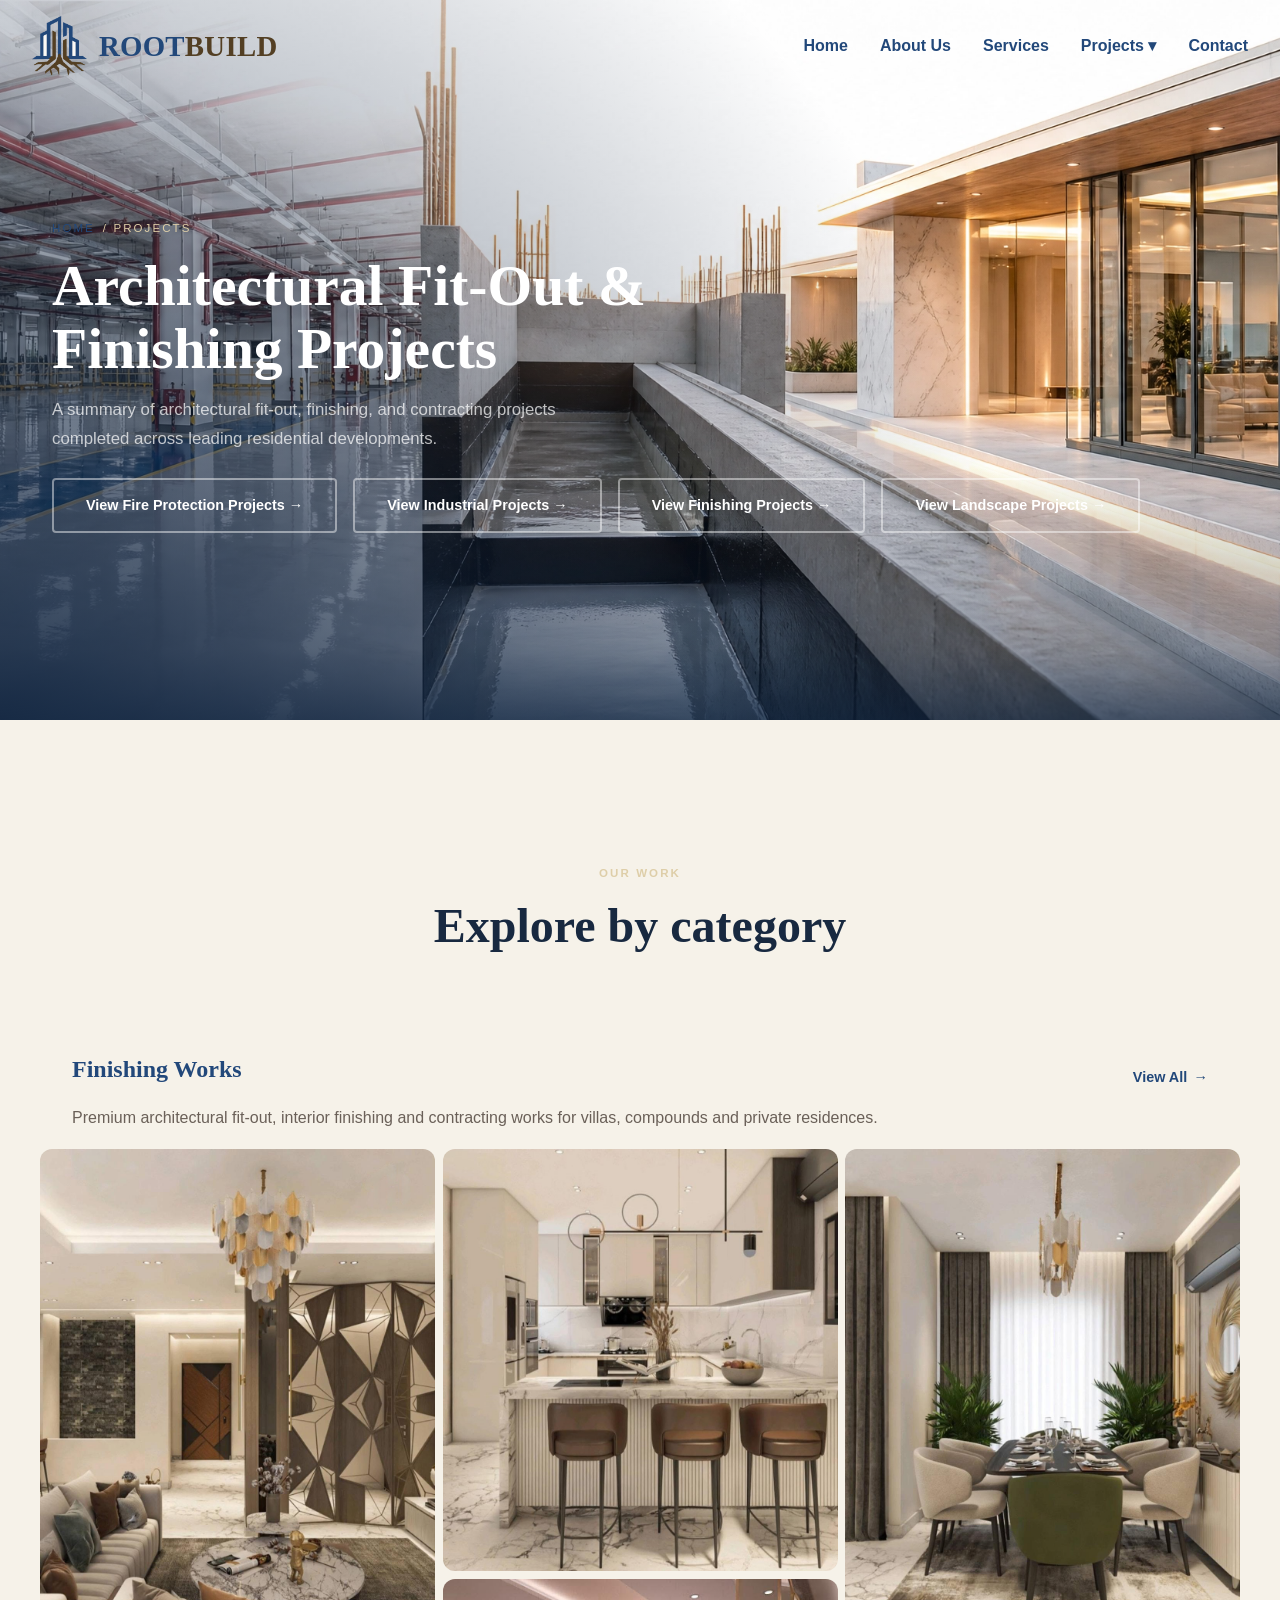
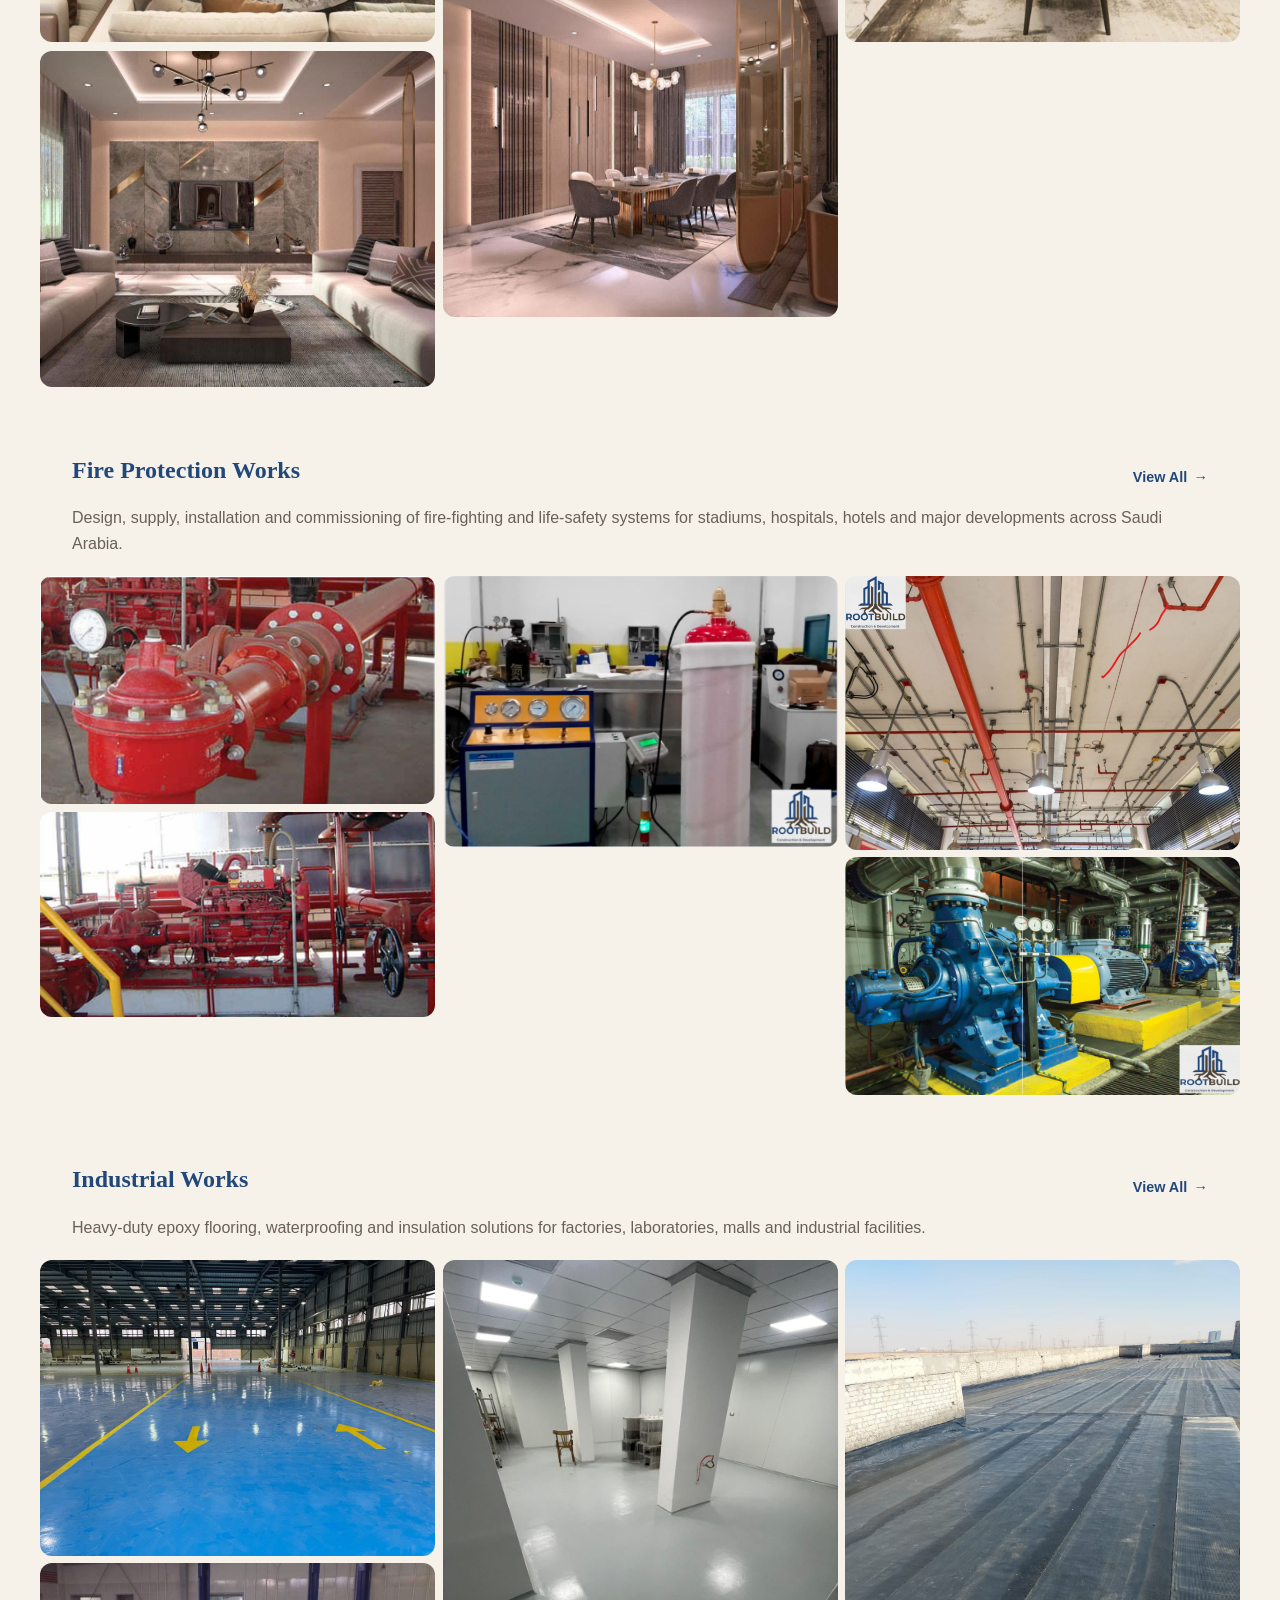
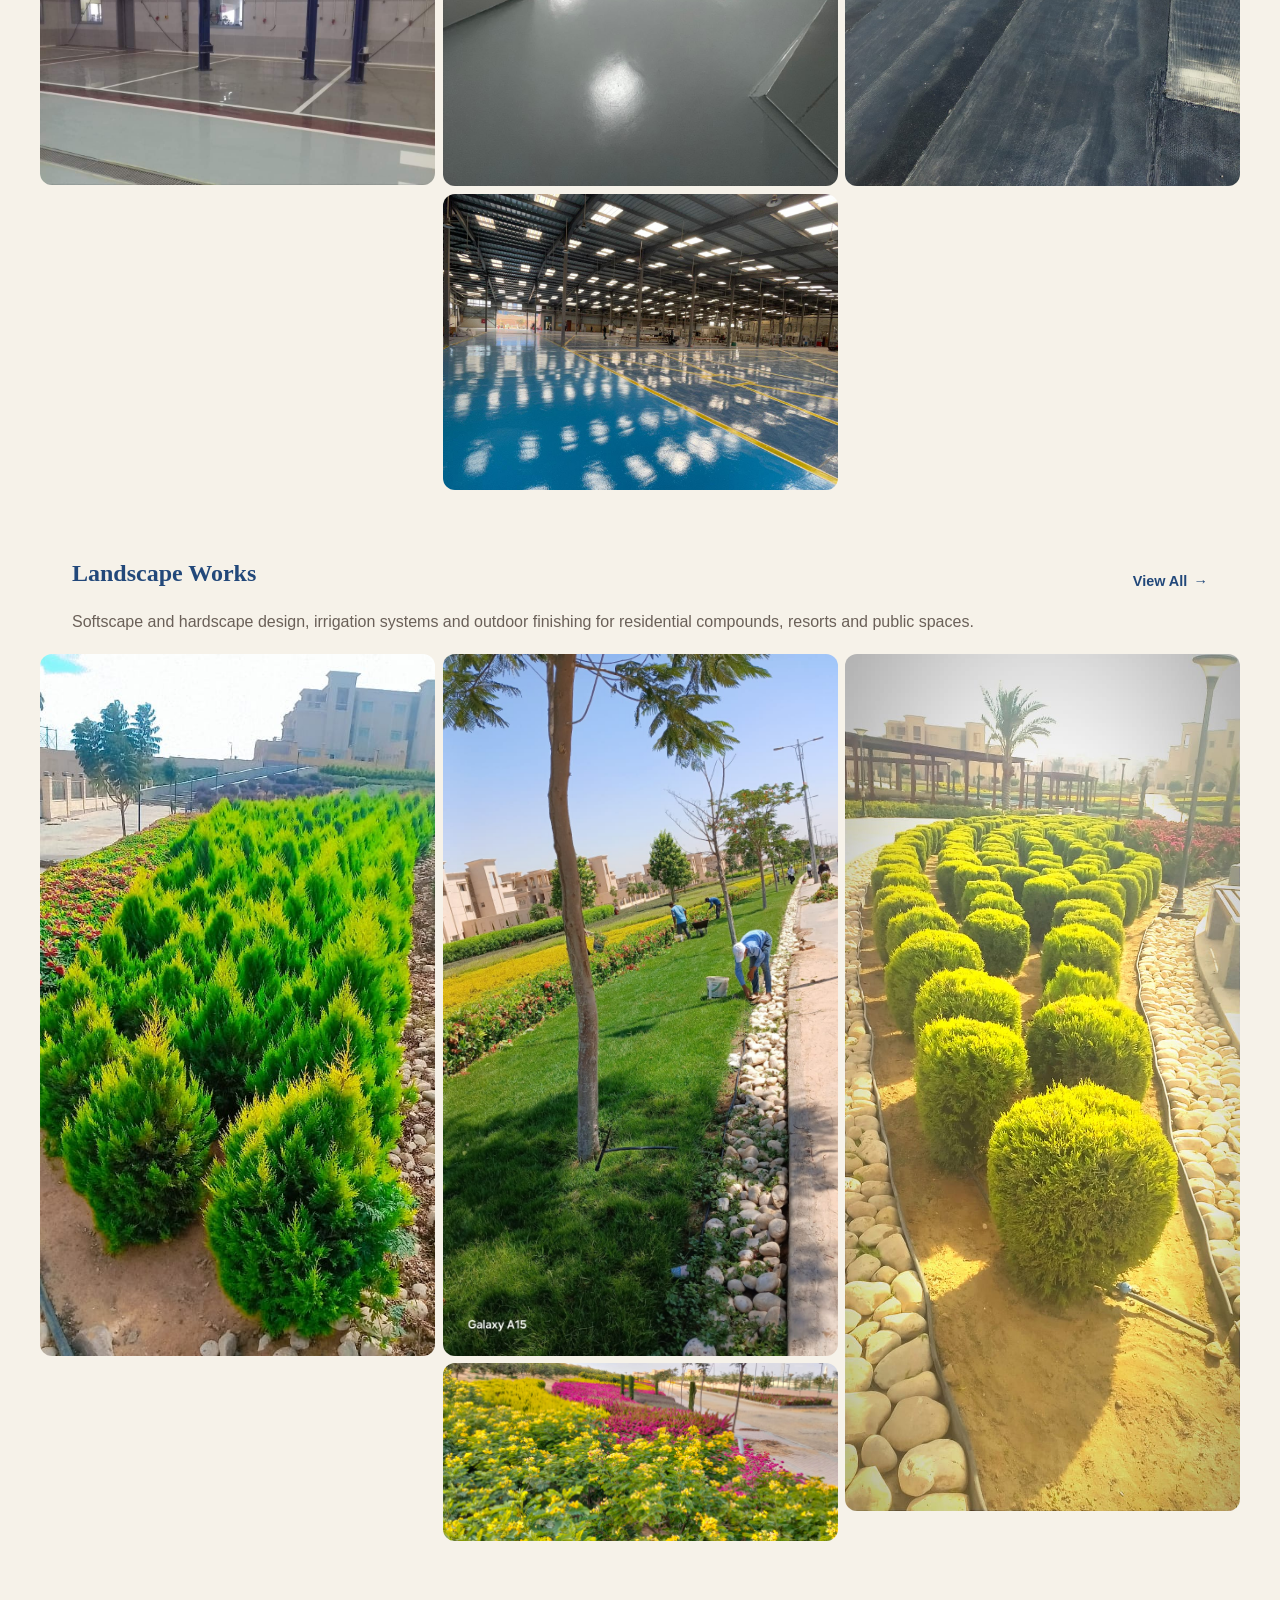
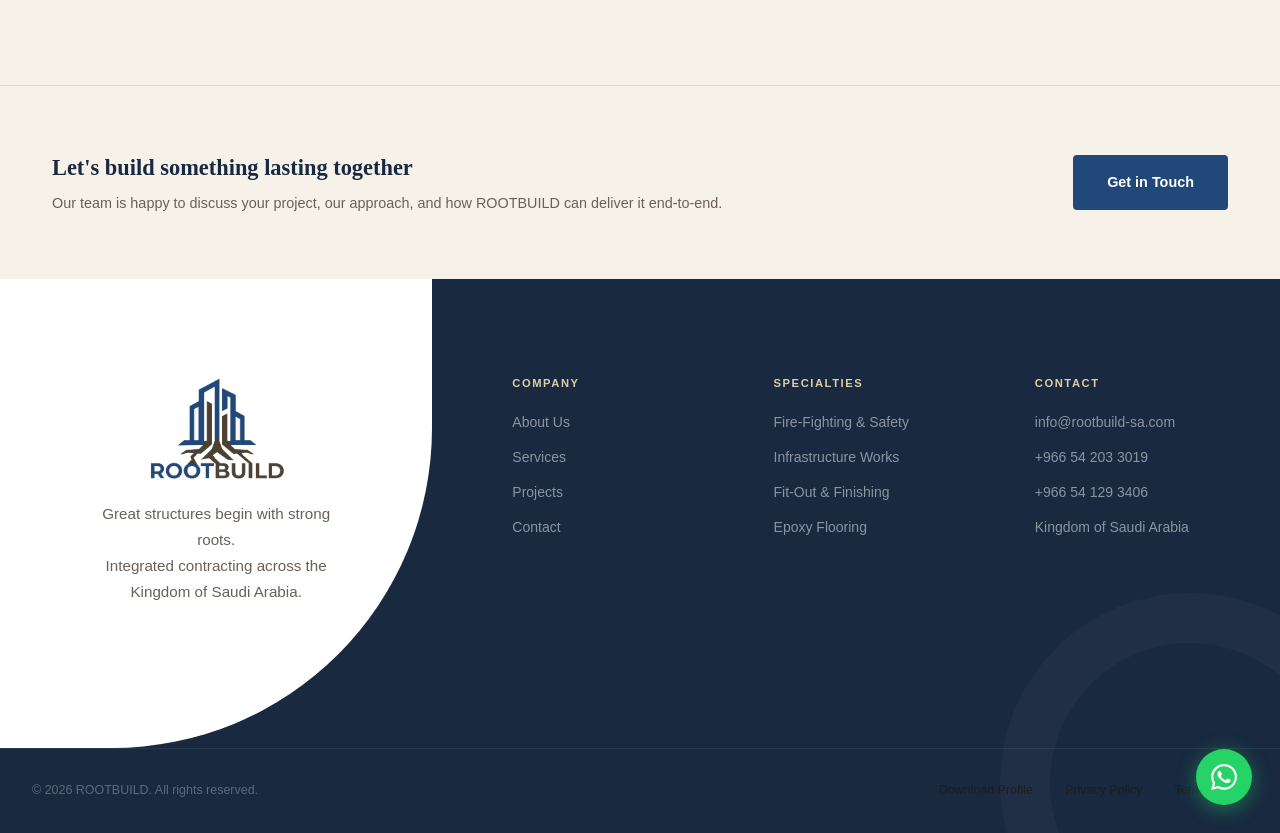
<file: projects.html>
<!DOCTYPE html>
<html lang="en">

<head>
  <meta charset="UTF-8" />
  <meta name="viewport" content="width=device-width, initial-scale=1.0" />
  <title>Projects | ROOTBUILD — Integrated Contracting, Kingdom of Saudi Arabia</title>
  <meta name="description"
    content="A gallery of ROOTBUILD's architectural fit-out, finishing and contracting projects — luxury villas, compounds and private residences." />
  <link rel="stylesheet" href="css/style.css" />
  <link rel="stylesheet" href="css/home.css" />
  <link rel="stylesheet" href="css/projects.css" />
  <link rel="preconnect" href="https://fonts.googleapis.com" />
  <link rel="preconnect" href="https://fonts.gstatic.com" crossorigin />
  <link
    href="https://fonts.googleapis.com/css2?family=Playfair+Display:wght@400;600;700&family=DM+Sans:wght@300;400;500;600&display=swap"
    rel="stylesheet" />
</head>

<body>
  <div id="content-wrapper">

    <!-- ============ NAVIGATION ============ -->
    <nav class="nav" id="nav">
      <div class="nav__inner">
        <a href="index.html" class="nav__logo">
          <img src="assets/logo.png" alt="ROOTBUILD" class="nav__logo-img" />
          <span class="nav__logo-word">ROOT<em>BUILD</em></span>
        </a>
        <ul class="nav__links" id="navLinks">
          <li><a href="index.html">Home</a></li>
          <li><a href="about.html">About Us</a></li>
          <li><a href="services.html">Services</a></li>
          <!-- <li class="active"><a href="projects.html">Projects</a></li> -->
          <li class="nav__dropdown">
            <button type="button" class="nav__dropdown-toggle">
              Projects ▾
            </button>
            <ul class="dropdown-menu">
              <li><a href="fitout-projects.html">Finishing Works</a></li>
              <li><a href="fire-projects.html">Fire Protection Works</a></li>
              <li><a href="industrial-projects.html">Industrial Works</a></li>
              <li><a href="landscape-projects.html">Landscape Works</a></li>
            </ul>
          </li>
          <li><a href="contact.html">Contact</a></li>
        </ul>

        <button class="nav__hamburger" id="hamburger" aria-label="Toggle menu" aria-expanded="false">
          <span></span><span></span><span></span>
        </button>
      </div>
    </nav>

    <!-- ============ PAGE BANNER ============ -->
    <section class="page-banner">
      <div class="page-banner__bg" style="background-image:url('assets/Projects_cover.png');"></div>
      <div class="page-banner__overlay"></div>
      <div class="page-banner__content">
        <p class="page-banner__crumb"><a href="index.html">Home</a> / Projects</p>
        <h1 class="page-banner__title">Architectural Fit-Out &amp; Finishing Projects</h1>
        <p class="page-banner__subtitle">A summary of architectural fit-out, finishing, and contracting projects
          completed across leading residential developments.</p>
        <div style="display:flex; flex-wrap:wrap; gap:1rem; margin-top:1.5rem;">
          <a href="fire-projects.html" class="btn btn--ghost">View Fire Protection Projects →</a>
          <a href="industrial-projects.html" class="btn btn--ghost">View Industrial Projects →</a>
          <a href="fitout-projects.html" class="btn btn--ghost">View Finishing Projects →</a>
          <a href="landscape-projects.html" class="btn btn--ghost">View Landscape Projects →</a>
        </div>

      </div>
    </section>

    <!-- ============ FIT-OUT & FINISHING GALLERY ============ -->
    <!-- ============ WORK CATEGORIES GALLERY ============ -->
    <section class="gallery">
      <div class="container">

        <div class="pillars__header">
          <p class="section-label reveal-on-scroll">Our Work</p>
          <h2 class="section-title reveal-on-scroll">Explore by category</h2>
        </div>

   <div class="gallery__row-header">
          <p class="gallery__row-title">Finishing Works</p>
          <a href="Projects-Screens\fitout-projects.html" class="gallery__row-more">
            View All <span>→</span>
          </a>
        </div>

        <p class="gallery__row-desc">
          Premium architectural fit-out, interior finishing and contracting works for villas, compounds and private
          residences.
        </p>
        <div class="gallery__grid" style="margin-bottom:var(--space-lg)">
          <a href="fitout-projects.html" class="gallery__item reveal-on-scroll"><img src="Images/Fitout/1.jpeg"
              alt="Finishing works" loading="lazy" />
            <div class="gallery__item-caption">Finishing Works</div>
          </a>
          <a href="fitout-projects.html" class="gallery__item reveal-on-scroll"><img src="Images/Fitout/2.jpeg"
              alt="Finishing works" loading="lazy" />
            <div class="gallery__item-caption">Finishing Works</div>
          </a>
          <a href="fitout-projects.html" class="gallery__item reveal-on-scroll"><img src="Images/Fitout/3.jpeg"
              alt="Finishing works" loading="lazy" />
            <div class="gallery__item-caption">Finishing Works</div>
          </a>
          <a href="fitout-projects.html" class="gallery__item reveal-on-scroll"><img src="Images/Fitout/4.jpeg"
              alt="Finishing works" loading="lazy" />
            <div class="gallery__item-caption">Finishing Works</div>
          </a>
          <a href="fitout-projects.html" class="gallery__item reveal-on-scroll"><img src="Images/Fitout/5.jpeg"
              alt="Finishing works" loading="lazy" />
            <div class="gallery__item-caption">Finishing Works</div>
          </a>
        </div>

        <div class="gallery__row-header">
          <p class="gallery__row-title">Fire Protection Works</p>
          <a href="fire-projects.html" class="gallery__row-more">
            View All <span>→</span>
          </a>
        </div>

        <p class="gallery__row-desc">
          Design, supply, installation and commissioning of fire-fighting and life-safety systems for stadiums,
          hospitals, hotels and major developments across Saudi Arabia.
        </p>
        <div class="gallery__grid" style="margin-bottom:var(--space-lg)">
          <a href="fire-projects.html" class="gallery__item reveal-on-scroll"><img src="Images/Fire/1.png"
              alt="Fire protection works" loading="lazy" />
            <div class="gallery__item-caption">Fire Protection Works</div>
          </a>
          <a href="fire-projects.html" class="gallery__item reveal-on-scroll"><img src="Images/Fire/2.png"
              alt="Fire protection works" loading="lazy" />
            <div class="gallery__item-caption">Fire Protection Works</div>
          </a>
          <a href="fire-projects.html" class="gallery__item reveal-on-scroll"><img src="Images/Fire/4.png"
              alt="Fire protection works" loading="lazy" />
            <div class="gallery__item-caption">Fire Protection Works</div>
          </a>
          <a href="fire-projects.html" class="gallery__item reveal-on-scroll"><img src="Images/Fire/3.png"
              alt="Fire protection works" loading="lazy" />
            <div class="gallery__item-caption">Fire Protection Works</div>
          </a>
          <a href="fire-projects.html" class="gallery__item reveal-on-scroll"><img src="Images/Fire/5.png"
              alt="Fire protection works" loading="lazy" />
            <div class="gallery__item-caption">Fire Protection Works</div>
          </a>
        </div>



        <div class="gallery__row-header">

          <p class="gallery__row-title">Industrial Works</p>
          <a href="fitout-projects.html" class="gallery__row-more">
            View All <span>→</span>
          </a>
        </div>
        <p class="gallery__row-desc">
          Heavy-duty epoxy flooring, waterproofing and insulation solutions for factories, laboratories, malls and
          industrial facilities.
        </p>
        <div class="gallery__grid" style="margin-bottom:var(--space-lg)">
          <a href="industrial-projects.html" class="gallery__item reveal-on-scroll"><img src="Images/Industrial/1.jpeg"
              alt="Industrial works" loading="lazy" />
            <div class="gallery__item-caption">Industrial Works</div>
          </a>
          <a href="industrial-projects.html" class="gallery__item reveal-on-scroll"><img src="Images/Industrial/6.jpeg"
              alt="Industrial works" loading="lazy" />
            <div class="gallery__item-caption">Industrial Works</div>
          </a>
          <a href="industrial-projects.html" class="gallery__item reveal-on-scroll"><img src="Images/Industrial/11.jpeg"
              alt="Industrial works" loading="lazy" />
            <div class="gallery__item-caption">Industrial Works</div>
          </a>
          <a href="industrial-projects.html" class="gallery__item reveal-on-scroll"><img src="Images/Industrial/13.jpeg"
              alt="Industrial works" loading="lazy" />
            <div class="gallery__item-caption">Industrial Works</div>
          </a>
          <a href="industrial-projects.html" class="gallery__item reveal-on-scroll"><img src="Images/Industrial/5.jpeg"
              alt="Industrial works" loading="lazy" />
            <div class="gallery__item-caption">Industrial Works</div>
          </a>
        </div>


     



        <div class="gallery__row-header">

          <p class="gallery__row-title">Landscape Works</p>
          <a href="landscape-projects.html" class="gallery__row-more">
            View All <span>→</span>
          </a>
        </div>
        <p class="gallery__row-desc">
          Softscape and hardscape design, irrigation systems and outdoor finishing for residential compounds, resorts
          and public spaces.
        </p>
        <div class="gallery__grid">
          <a href="landscape-projects.html" class="gallery__item reveal-on-scroll"><img src="Images/Landscape/8.jpeg"
              alt="Landscape works" loading="lazy" />
            <div class="gallery__item-caption">Landscape Works</div>
          </a>
          <a href="landscape-projects.html" class="gallery__item reveal-on-scroll"><img src="Images/Landscape/21.jpeg"
              alt="Landscape works" loading="lazy" />
            <div class="gallery__item-caption">Landscape Works</div>
          </a>
          <a href="landscape-projects.html" class="gallery__item reveal-on-scroll"><img src="Images/Landscape/11.jpeg"
              alt="Landscape works" loading="lazy" />
            <div class="gallery__item-caption">Landscape Works</div>
          </a>
          <a href="landscape-projects.html" class="gallery__item reveal-on-scroll"><img src="Images/Landscape/3.jpeg"
              alt="Landscape works" loading="lazy" />
            <div class="gallery__item-caption">Landscape Works</div>
          </a>
        </div>

      </div>
    </section>
    <!-- ============ FIT-OUT & FINISHING — SPLIT LAYOUT ============ -->


    <!-- ============ LINK TO FIRE PROTECTION PROJECTS ============ -->
    <!-- <section class="contact-strip">
    <div class="container">
      <div class="contact-strip__inner">
        <div class="reveal-on-scroll">
          <h3>See our fire protection projects too</h3>
          <p>ROOTBUILD also delivers fire-fighting and life-safety systems across major developments in Saudi Arabia.</p>
        </div>
        <a href="fire-protection-projects.html" class="btn btn--primary reveal-on-scroll">View Fire Protection Projects</a>
              
      </div>
    </div>
  </section> -->

    <!-- ============ CONTACT CTA ============ -->
    <section class="contact-strip" id="contact">
      <div class="container">
        <div class="contact-strip__inner">
          <div>
            <h3>Let's build something lasting together</h3>
            <p>Our team is happy to discuss your project, our approach, and how ROOTBUILD can deliver it end-to-end.</p>
          </div>
          <a href="contact.html" class="btn btn--primary">Get in Touch</a>
        </div>
      </div>
    </section>

    <!-- ============ FOOTER ============ -->
    <footer class="footer">
      <div class="container">
        <div class="footer__grid">
          <div class="footer__brand">
            <a href="index.html" class="footer__logo">
              <img src="assets\logoName.png" alt="ROOTBUILD" class="footer__logo-img" />
            </a>
            <p>Great structures begin with strong roots.<br />Integrated contracting across the Kingdom of Saudi Arabia.
            </p>
          </div>
          <div class="footer__col">
            <h4>Company</h4>
            <ul>
              <li><a href="about.html">About Us</a></li>
              <li><a href="services.html">Services</a></li>
              <li><a href="projects.html">Projects</a></li>
              <li><a href="contact.html">Contact</a></li>
            </ul>
          </div>
          <div class="footer__col">
            <h4>Specialties</h4>
            <ul>
              <li><a href="services.html#fire-safety">Fire-Fighting &amp; Safety</a></li>
              <li><a href="services.html#infrastructure">Infrastructure Works</a></li>
              <li><a href="services.html#fit-out">Fit-Out &amp; Finishing</a></li>
              <li><a href="services.html#epoxy-flooring">Epoxy Flooring</a></li>
            </ul>
          </div>
          <div class="footer__col">
            <h4>Contact</h4>
            <ul>
              <li><a href="mailto:info@rootbuild-sa.com">info@rootbuild-sa.com</a></li>
              <li><a href="tel:+966542033019">+966 54 203 3019</a></li>
              <li><a href="tel:+966541293406">+966 54 129 3406</a></li>
              <li><a href="contact.html">Kingdom of Saudi Arabia</a></li>
            </ul>
          </div>
        </div>
        <div class="footer__bottom">
          <p>© 2026 ROOTBUILD. All rights reserved.</p>
          <div class="footer__bottom-links">
            <a href="documents/ROOTBUILD_Company_Profile_2026.pdf" download>Download Profile</a>
            <a href="#">Privacy Policy</a>
            <a href="#">Terms of Use</a>
          </div>
        </div>
      </div>
    </footer>

    <a href="https://wa.me/966542033019" class="whatsapp-fab" target="_blank" rel="noopener"
      aria-label="Chat on WhatsApp">
      <svg width="26" height="26" viewBox="0 0 24 24" fill="currentColor">
        <path
          d="M17.472 14.382c-.297-.149-1.758-.867-2.03-.967-.273-.099-.471-.148-.67.15-.197.297-.767.966-.94 1.164-.173.199-.347.223-.644.075-.297-.15-1.255-.463-2.39-1.475-.883-.788-1.48-1.761-1.653-2.059-.173-.297-.018-.458.13-.606.134-.133.298-.347.446-.52.149-.174.198-.298.298-.497.099-.198.05-.371-.025-.52-.075-.149-.669-1.612-.916-2.207-.242-.579-.487-.5-.669-.51-.173-.008-.371-.01-.57-.01-.198 0-.52.074-.792.372-.272.297-1.04 1.016-1.04 2.479 0 1.462 1.065 2.875 1.213 3.074.149.198 2.096 3.2 5.077 4.487.709.306 1.262.489 1.694.625.712.227 1.36.195 1.871.118.571-.085 1.758-.719 2.006-1.413.248-.694.248-1.289.173-1.413-.074-.124-.272-.198-.57-.347m-5.421 7.403h-.004a9.87 9.87 0 01-5.031-1.378l-.361-.214-3.741.982.998-3.648-.235-.374a9.86 9.86 0 01-1.51-5.26c.001-5.45 4.436-9.884 9.888-9.884 2.64 0 5.122 1.03 6.988 2.898a9.825 9.825 0 012.893 6.994c-.003 5.45-4.437 9.884-9.885 9.884m8.413-18.297A11.815 11.815 0 0012.05 0C5.495 0 .16 5.335.157 11.892c0 2.096.547 4.142 1.588 5.945L.057 24l6.305-1.654a11.882 11.882 0 005.683 1.448h.005c6.554 0 11.89-5.335 11.893-11.893a11.821 11.821 0 00-3.48-8.413z" />
      </svg>
    </a>

  </div>
  <script src="js/main.js"></script>
</body>

</html>
</file>
<file: css/style.css>
/* ============================================
   ROOTBUILD — STYLESHEET
   Navy #22487A | Dark Navy #112540 | Brown #533F23
   Copper #C98F64 | Warm Brown #9C825C | Cream #F6F2E9
   ============================================ */
body:has(.contact-page) .page-banner{background:none;min-height:auto;padding-top:8rem;padding-bottom:var(--space-md)}
body:has(.contact-page) .page-banner__overlay{display:none}
:root {
  --navy:#22487A; --navy-dark:#182940; --brown:#533F23;
  --copper:#DECEA8; --warm-brown:#E6DFCD; --cream:#F6F2E9;
  --color-bg:var(--cream); --color-surface:#ffffff; --color-border:#e4ddd1;
  --color-text:#1e1e1e; --color-muted:#6a6058; --color-white:#ffffff;
   --font-display:'Pliant', serif;
  --font-body:'Cairo', sans-serif;
  --space-xs:.5rem; --space-sm:1rem; --space-md:2rem; --space-lg:4rem; --space-xl:6rem; --space-2xl:9rem;
  --radius-sm:4px; --radius-md:12px; --radius-lg:24px;
  --shadow-card:0 2px 20px rgba(17,37,64,.08); --shadow-lift:0 8px 40px rgba(17,37,64,.16);
  --transition:.3s cubic-bezier(.4,0,.2,1); --max-w:1240px;
}
*,*::before,*::after{box-sizing:border-box;margin:0;padding:0}
html{scroll-behavior:smooth;font-size:16px}
body{font-family:var(--font-body);color:var(--color-text);background:var(--color-bg);line-height:1.6;-webkit-font-smoothing:antialiased}
img{display:block;max-width:100%}
a{color:inherit;text-decoration:none}
ul{list-style:none}
.container{max-width:var(--max-w);margin:0 auto;padding:0 var(--space-md)}
.section-label{font-size:.72rem;font-weight:700;letter-spacing:.18em;text-transform:uppercase;color:var(--copper);margin-bottom:var(--space-sm)}
.section-title{font-family:var(--font-display);font-size:clamp(2rem,4vw,3rem);font-weight:700;color:var(--navy-dark);line-height:1.15;margin-bottom:var(--space-md)}

.btn{display:inline-flex;align-items:center;gap:.5rem;padding:.875rem 2rem;border-radius:var(--radius-sm);font-size:.9rem;font-weight:600;transition:var(--transition);cursor:pointer;border:2px solid transparent}
.btn--primary{background:var(--navy);color:#fff;border-color:var(--navy)}
.btn--primary:hover{background:var(--navy-dark);border-color:var(--navy-dark);transform:translateY(-2px);box-shadow:var(--shadow-lift)}
.btn--outline{background:transparent;color:var(--navy-dark);border-color:var(--navy-dark)}
.btn--outline:hover{background:var(--navy-dark);color:#fff}
.btn--ghost{background:transparent;color:#fff;border-color:rgba(255,255,255,.45)}
.btn--ghost:hover{background:rgba(255,255,255,.1);border-color:rgba(255,255,255,.9)}

/* ── PAGE LOADER (transition overlay) ── */
.page-loader{
  position:fixed;
  inset:0;
  z-index:99999;
  display:flex;
  align-items:center;
  justify-content:center;
  opacity:0;
  visibility:hidden;
  pointer-events:none;
  transition:opacity .35s ease, visibility .35s ease;
}
.page-loader.active{
  opacity:1;
  visibility:visible;
  pointer-events:all;
}
.page-loader__bg{
  position:absolute;
  inset:0;
  background:radial-gradient(circle at center, #fff 0%, #fff 25%, var(--cream) 53%, var(--navy) 160%);
  backdrop-filter:blur(6px);
  -webkit-backdrop-filter:blur(6px);
}
.page-loader__content{
  position:relative;
  display:flex;
  flex-direction:column;
  align-items:center;
  justify-content:center;
  gap:1.5rem;
}
.page-loader__logo{
  width:236px;
  height:auto;
  animation:loaderPulse 1.1s ease-in-out infinite;
}
.page-loader__ring{
  width:70px;
  height:70px;
  border:9px solid rgba(34,72,122,.15);
  border-top-color:var(--navy);
  border-radius:50%;
  animation:loaderSpin .8s linear infinite;
}
@keyframes loaderPulse{
  0%,100%{ transform:scale(1); opacity:1; }
  50%{ transform:scale(.94); opacity:.75; }
}
@keyframes loaderSpin{
  to{ transform:rotate(360deg); }
}
/* ── NAV ── */
.nav{position:fixed;top:0;left:0;right:0;z-index:1000;padding:1rem var(--space-md);transition:color var(--transition),box-shadow var(--transition),padding var(--transition)}
.nav__inner{
    max-width:var(--max-w);
    margin:0 auto;

    display:flex;
    align-items:center;      /* مهم */
    justify-content:space-between;
}
.nav.scrolled{background:rgb(249 249 249 / 97%);backdrop-filter:blur(14px);box-shadow:0 2px 24px rgba(0,0,0,.2);padding:.65rem var(--space-md)} 

.nav__logo{
  display:flex;
  align-items:center;
  gap:12px;
}

.nav__logo-text{
  display:flex;
  flex-direction:column;
  line-height:1.1;
}

.nav__logo-subtitle{
  display:block;
  font-size:0.68rem;
  font-weight:800;
  letter-spacing:0.18em;
  text-transform:uppercase;
  color:#20578b;
  line-height:1.2;
  margin-top:2px;
  white-space:nowrap;
}

.nav__logo-img{height:60px;width:auto;transition:height var(--transition)}
.nav__logoName-img{height:100px;width:auto;transition:height var(--transition)}

.nav.scrolled .nav__logo-img{height:38px}
/* SVG fallback logo-word (used in footer + pages without image) */
.nav__logo-mark{flex-shrink:0}
.nav__logo-mark path{fill:none;stroke:currentColor;stroke-width:2.2}
.nav__logo-word{font-family: 'Pliant';font-size:1.8rem;font-weight:700;color:var(--navy);letter-spacing:.01em;line-height:1}
.nav__logo-word em{font-style:normal;color:var(--brown)}
.nav.scrolled .nav__logo-word{font-size:1.1rem}
.nav__links{
    display:flex;
    align-items:center;      /* مهم */
    gap:2rem;
    margin:0;
    padding:0;
    list-style:none;
}
.nav__links li{
    display:flex;
    align-items:center;
}
.nav__links a{
    color:var(--navy);
    font-size:1rem;
    font-weight:700;
    line-height:1;          /* يمنع نزول النص */
    display:inline-flex;
    align-items:center;
    height:100%;
}
.nav__links a{
    position:relative;
    color:var(--navy);
    font-size:1rem;
    font-weight:700;
    line-height:1;
    display:inline-flex;
    align-items:center;
    text-decoration:none;
}

.nav__links a::after{
    content:'';
    position:absolute;
    left:0;
    bottom:-6px;
    width:0;
    height:3px;
    background:var(--copper);
    transition:width .3s ease;
}

/* Active page only */
.nav__links li.active a{
    color:var(--copper);
}

.nav__links li.active a::after{
    width:100%;
}

/* Hover without underline */
.nav__links a:hover{
    color:var(--copper);
}
/* Hamburger color */
/* .nav__hamburger span{
    background: var(--navy);
}
.nav__hamburger {
    color: var(--navy-dark) !important;
} */

/* Mobile menu */
.nav__dropdown {
  position: relative;
}

.nav__dropdown {
    position: relative;
}

.nav__dropdown-toggle {
  background: transparent;
    border: none;
    cursor: pointer;
    font: inherit;
    color: var(--navy);
    font-weight: 700;
}

.dropdown-menu {
    position: absolute;
    top: 100%;
    left: 0;
    min-width: 240px;
    background: #fff;
    list-style: none;
    padding: .5rem 0;
    margin: 0;
    border-radius: 8px;
    box-shadow: 0 10px 30px rgba(0,0,0,.12);

    opacity: 0;
    visibility: hidden;
    transform: translateY(10px);
    transition: .3s;
}

.dropdown-menu li a {
    display: block;
    width: 100%;
    padding: .8rem 1.2rem;
    box-sizing: border-box;
    color: var(--navy);
}

.dropdown-menu li a:hover {
    background: #f5f5f5;
}
@media (max-width: 768px){
  .nav__logo-img{height:54px;width:auto;transition:height var(--transition)}
.nav__logo-word{font-family:var(--font-display);font-size:1.3rem;font-weight:700;color:var(--navy);letter-spacing:.01em;line-height:1}
.nav__logo-subtitle{
  display:block;
  font-size:0.5rem;
  font-weight:700;
  letter-spacing:0.18em;
  text-transform:uppercase;
  color:#20578b;
  line-height:1.2;
  margin-top:2px;
  white-space:nowrap;
}
    .nav__links{
        position:absolute;
        top:100%;
        left:0;
        width:100%;
        background:#fff;
        flex-direction:column;
        align-items:flex-start;
        padding:1rem;
        gap:0;
        display:none;
        box-shadow:0 10px 30px rgba(0,0,0,.08);
    }
    .nav__links.open{
        display:flex;
    }
    .nav__links li{
        width:100%;
    }
    .nav__links a,
    .nav__dropdown-toggle{
        width:100%;
        display:flex;
        justify-content:space-between;
        padding:1rem 0;
        color:var(--navy);
        background:none;
        border:none;
        cursor:pointer;
    }
    .dropdown-menu{
        position:static;
        opacity:1;
        visibility:visible;
        transform:none;
        display:none;
        width:100%;
        box-shadow:none;
        border:none;
        padding-left:1rem;
        background:transparent;
    }
    .dropdown-menu.open{
        display:block;
    }
    .dropdown-menu li{
        width:100%;
    }
    .dropdown-menu a{
        display:block;
        width:100%;
        padding:.8rem 0;
    }
}
/* ── HERO — fills full viewport height ── */
.hero{
  position:relative;
  height:100vh;           /* fill entire screen */
  min-height:600px;
  display:flex;
  align-items:center;
  overflow:hidden;
  background:var(--navy-dark);
}
.hero__bg-img{
  position:absolute;
  inset:0;
  background-position:center;
  background-size:cover;
  background-repeat:no-repeat;
  /* subtle Ken-Burns */
  animation:heroPan 22s ease-in-out infinite alternate;
}
@keyframes heroPan{
  from{transform:scale(1.06) translate(0,0)}
  to  {transform:scale(1.06) translate(-1.5%,-0.8%)}
}
.hero__overlay{
  position:absolute;
  inset:0;
  background:
    linear-gradient(105deg,rgba(17,37,64,.93) 0%,rgba(17,37,64,.62) 52%,rgba(17,37,64,.28) 100%),
    linear-gradient(to top,rgba(17,37,64,.82) 0%,transparent 44%);
}
/* company logo image centred-top above title */
.hero__logo{
  display:block;
  height:90px;
  width:auto;
  filter:brightness(0) invert(1);
  margin-bottom:var(--space-md);
  /* gentle entrance */
  animation:fadeInDown .9s .1s both;
}
.hero__content{
  position:relative;
  z-index:2;
  max-width:var(--max-w);
  margin:0 auto;
  padding:0 var(--space-md);
  padding-top:6rem;   /* offset for fixed nav */
  width:100%;
}
.hero__breadcrumb{font-size:.72rem;letter-spacing:.15em;text-transform:uppercase;color:var(--copper);margin-bottom:var(--space-md);animation:fadeInDown .7s .25s both}
.hero__title{font-family:var(--font-display);font-size:clamp(2.8rem,6.5vw,5.6rem);font-weight:700;color:#fff;line-height:1.06;margin-bottom:var(--space-md);animation:fadeInDown .7s .4s both}
.hero__title em{font-style:normal;color:var(--copper);display:block}
.hero__subtitle{font-size:1.1rem;color:rgba(255,255,255,.72);max-width:560px;line-height:1.78;margin-bottom:var(--space-lg);animation:fadeInDown .7s .55s both}
.hero__cta{display:inline-flex;align-items:center;gap:.75rem;padding:1rem 2.25rem;background:var(--copper);color:var(--navy-dark);font-weight:700;font-size:.9rem;border-radius:var(--radius-sm);transition:var(--transition);animation:fadeInDown .7s .68s both}
.hero__cta:hover{background:#d4a070;transform:translateY(-2px);box-shadow:0 8px 32px rgba(201,143,100,.4)}
.hero__scroll-indicator{position:absolute;bottom:2.5rem;left:var(--space-md);display:flex;flex-direction:column;align-items:center;gap:.75rem;color:rgba(255,255,255,.3);font-size:.62rem;letter-spacing:.18em;text-transform:uppercase}
.hero__scroll-line{width:1px;height:52px;background:linear-gradient(to bottom,var(--copper),transparent);animation:scrollPulse 2.2s ease-in-out infinite}

/* ── PAGE BANNER (sub-pages) ── */
.page-banner{
    position:relative;
    min-height:80vh;
    display:flex;
    align-items:center;      /* وسط رأسي */
    justify-content:center;  /* وسط أفقي */
    overflow:hidden;
    background:var(--navy-dark);
    padding-top:6rem;
}
.page-banner__bg{position:absolute;
      align-items:center;
inset:0;background-position:center;background-size:cover;background-repeat:no-repeat}
.page-banner__overlay{
  position:absolute;
  inset:0;
  background:
        radial-gradient(
            circle at bottom left,
            rgba(17,37,64,.85) 0%,
            rgba(17,37,64,.55) 25%,
            rgba(17,37,64,.25) 45%,
            transparent 70%
     ),
    linear-gradient(
        to top,
        rgba(17,37,64,.70) 0%,
        rgba(17,37,64,.30) 10%,
        transparent 35%
    );
        
}
.page-banner__overlay_Services{
  position:absolute;
  inset:0;
  background:
        radial-gradient(
            circle at bottom left,
            rgba(17,37,64,.85) 0%,
            rgba(17,37,64,.55) 25%,
            rgba(17,37,64,.25) 45%,
            transparent 70%
     ),
   linear-gradient(
        to bottom,
        #fff 5%,
        rgba(255,255,255,.9) 15%,
        rgba(255,255,255,.4) 35%,
        transparent 60%
    );
        
}
.page-banner__content{
  color:var(--copper);
  position:relative;z-index:2;max-width:var(--max-w);margin:0 auto;padding:0 var(--space-md) var(--space-lg);width:100%}
.page-banner__crumb{
    font-size:.72rem;
    letter-spacing:.18em;
    text-transform:uppercase;
    color:var(--copper);
    margin-bottom:var(--space-sm);
    display:flex;
    justify-content:start;
    align-items:start;
    gap:.5rem;
}.page-banner__crumb a{color:var(--navy);transition:var(--transition)}
.page-banner__crumb a:hover{color:var(--copper)}
.page-banner__title{font-family:var(--font-display);font-size:clamp(2.2rem,5vw,3.6rem);font-weight:700;color:#fff;line-height:1.1;max-width:760px}
.page-banner__subtitle{font-size:1.05rem;color:rgba(255,255,255,.72);max-width:560px;margin-top:var(--space-sm);line-height:1.7}
.page-banner__content .btn,
.page-banner__buttons {
  display: flex;
  flex-wrap: wrap;
  gap: 1rem; /* space between buttons */
}
/* ── ABOUT / INTRO ── */
.intro{padding:var(--space-xl) 0;background:var(--cream);position:relative;overflow:hidden}
.intro::after{content:'';position:absolute;right:-120px;bottom:-120px;width:420px;height:420px;border-radius:50%;border:60px solid var(--navy-dark);opacity:.035;pointer-events:none}
.intro__grid{display:grid;grid-template-columns:200px 1fr;gap:var(--space-lg);align-items:start}
.intro__label{font-size:.72rem;font-weight:700;letter-spacing:.18em;text-transform:uppercase;color:var(--copper);padding-top:.35rem}
.intro__heading{font-family:var(--font-display);font-size:clamp(1.6rem,3vw,2.4rem);color:var(--navy-dark);line-height:1.25;margin-bottom:var(--space-md)}
.intro__text{color:var(--color-muted);font-size:1.05rem;line-height:1.8;margin-bottom:var(--space-sm);max-width:680px}
.about-tags{display:flex;gap:var(--space-md);flex-wrap:wrap;margin-top:var(--space-md)}
.about-tag{display:flex;flex-direction:column;gap:2px;padding:1rem 1.25rem;background:#fff;border:1px solid var(--color-border);border-radius:var(--radius-sm);min-width:180px}
.about-tag__title{font-family:var(--font-display);font-size:1.05rem;color:var(--navy-dark);font-weight:700}
.about-tag__text{font-size:.8rem;color:var(--color-muted)}
.view-all-link{display:inline-flex;align-items:center;gap:.5rem;margin-top:var(--space-lg);font-weight:600;color:var(--navy-dark);font-size:.92rem}
.view-all-link span{transition:var(--transition)}
.view-all-link:hover span{transform:translateX(4px)}

/* ── STATS ── */
.stats{background:var(--navy-dark);padding:var(--space-lg) 0;position:relative;overflow:hidden}
.stats::before{content:'';position:absolute;inset:0;background-image:linear-gradient(rgba(201,143,100,.05) 1px,transparent 1px),linear-gradient(90deg,rgba(201,143,100,.05) 1px,transparent 1px);background-size:48px 48px}
.stats__grid{display:grid;grid-template-columns:repeat(4,1fr);gap:1px;background:rgba(255,255,255,.06);position:relative}
.stats__item{background:var(--navy-dark);padding:var(--space-lg) var(--space-md);text-align:center;display:flex;flex-direction:column;gap:var(--space-xs);transition:background var(--transition)}
.stats__item:hover{background:var(--navy)}
.stats__number{font-family:var(--font-display);font-size:clamp(2.5rem,5vw,3.75rem);font-weight:700;color:var(--copper);line-height:1}
.stats__label{font-size:.85rem;color:rgba(255,255,255,.6);line-height:1.45;max-width:170px;margin:0 auto}

/* ── MESSAGE ── */
.message{padding:var(--space-xl) 0;background:#fff}
.message__grid{display:grid;grid-template-columns:120px 1fr;gap:var(--space-lg);max-width:900px;margin:0 auto}
.message__quote-mark{font-family:var(--font-display);font-size:8rem;color:var(--copper);opacity:.25;line-height:.7}
.message__text{font-size:1.1rem;color:var(--color-muted);line-height:1.85;margin-bottom:var(--space-sm);font-style:italic}
.message__signature{font-family:var(--font-display);font-size:1.1rem;color:var(--navy-dark);margin-top:var(--space-sm)}

/* ── PILLARS / VALUES ── */
.pillars{padding:var(--space-2xl) 0;background:var(--cream)}
.pillars__header{text-align:center;margin-bottom:var(--space-xl);max-width:760px;margin-left:auto;margin-right:auto}
.services__intro{font-size:1.05rem;color:var(--color-muted);max-width:680px;margin:0 auto;line-height:1.8}
.mv-grid{display:grid;grid-template-columns:1fr 1fr;gap:var(--space-md);margin-bottom:var(--space-lg)}
.mv-card{background:#fff;border-radius:var(--radius-md);padding:var(--space-lg);border:1px solid var(--color-border)}
.mv-card--accent{background:var(--navy);border-color:var(--navy)}
.mv-card--accent .mv-card__title,.mv-card--accent .mv-card__text{color:#fff}
.mv-card--accent .mv-card__text{color:rgba(255,255,255,.75)}
.mv-card__title{font-family:var(--font-display);font-size:1.4rem;color:var(--navy-dark);margin-bottom:var(--space-sm)}
.mv-card__text{color:var(--color-muted);font-size:1rem;line-height:1.8}
.pillars__grid{display:grid;grid-template-columns:repeat(3,1fr);gap:var(--space-md)}
.pillars__grid--values{margin-top:var(--space-md)}
.pillar{background:var(--color-surface);border-radius:var(--radius-md);padding:var(--space-lg) var(--space-md);border:1px solid var(--color-border);transition:transform var(--transition),box-shadow var(--transition);display:flex;flex-direction:column;position:relative;overflow:hidden}
.pillar::before{content:'';position:absolute;top:0;left:0;right:0;height:3px}
.pillar--environment::before{background:linear-gradient(90deg,var(--navy),var(--copper))}
.pillar--social::before{background:linear-gradient(90deg,var(--copper),#d4a070)}
.pillar--governance::before{background:linear-gradient(90deg,var(--brown),var(--warm-brown))}
.pillar:hover{transform:translateY(-6px);box-shadow:var(--shadow-lift)}
.pillar__tag{font-size:.68rem;font-weight:700;letter-spacing:.18em;text-transform:uppercase;margin-bottom:var(--space-xs);color:var(--copper)}
.pillar__title{font-family:var(--font-display);font-size:1.3rem;color:var(--navy-dark);line-height:1.3;margin-bottom:var(--space-sm)}
.pillar__text{font-size:.92rem;color:var(--color-muted);line-height:1.8}

/* ── SPOTLIGHT ── */
.spotlight{display:grid;grid-template-columns:1fr 1fr;min-height:560px}
.spotlight--dark .spotlight__content{background:var(--navy-dark)}
.spotlight--dark .section-label{color:var(--copper)}
.spotlight--dark .spotlight__title{color:#fff}
.spotlight--dark .spotlight__text{color:rgba(255,255,255,.68)}
.spotlight__content{padding:var(--space-xl);display:flex;flex-direction:column;justify-content:center;background:var(--cream)}
.spotlight__title{font-family:var(--font-display);font-size:clamp(1.5rem,2.5vw,2.1rem);color:var(--navy-dark);line-height:1.2;margin-bottom:var(--space-md)}
.spotlight__text{font-size:.975rem;color:var(--color-muted);line-height:1.8;margin-bottom:var(--space-sm);max-width:520px}
.spotlight__badges{display:flex;flex-wrap:wrap;gap:var(--space-xs);margin-top:var(--space-md)}
.badge{padding:.4rem .9rem;background:rgba(34,72,122,.08);color:var(--navy);font-size:.72rem;font-weight:700;border-radius:100px;border:1px solid rgba(34,72,122,.2)}
.spotlight__image{position:relative;overflow:hidden;min-height:400px}
.spotlight__photo{width:100%;height:100%;min-height:400px;position:relative}
.spotlight__photo img{width:100%;height:100%;object-fit:cover;display:block;min-height:400px}
.spotlight__photo::after{content:'';position:absolute;inset:0;background:linear-gradient(165deg,rgba(17,37,64,.32) 0%,rgba(17,37,64,.05) 45%,rgba(17,37,64,.4) 100%)}
.why-list{display:flex;flex-direction:column;gap:.85rem;margin-top:var(--space-sm)}
.why-list li{color:rgba(255,255,255,.7);font-size:.92rem;line-height:1.65;padding-left:1.2rem;position:relative}
.why-list li::before{content:'→';position:absolute;left:0;color:var(--copper)}
.why-list li strong{color:#fff}

/* ── SERVICES (home teaser) ── */
.services{padding:var(--space-2xl) 0;background:#fff}
.svc-teaser-grid{display:grid;grid-template-columns:repeat(4,1fr);gap:var(--space-sm)}
.svc-teaser{background:var(--cream);border-radius:var(--radius-md);padding:var(--space-md);border:1px solid var(--color-border);transition:var(--transition);display:block}
.svc-teaser:hover{transform:translateY(-4px);box-shadow:var(--shadow-card);border-color:var(--copper)}
.svc-teaser__num{font-family:var(--font-display);font-size:1.5rem;color:var(--copper);font-weight:700;display:block;margin-bottom:.5rem}
.svc-teaser__title{font-family:var(--font-display);font-size:1.02rem;color:var(--navy-dark);line-height:1.3;margin-bottom:.4rem}
.svc-teaser__text{font-size:.82rem;color:var(--color-muted);line-height:1.6}

/* ── SERVICES PAGE full grid ── */
.services__grid{display:grid;grid-template-columns:repeat(4,1fr);gap:var(--space-sm)}
.svc-card{background:var(--cream);border-radius:var(--radius-md);padding:var(--space-md);border:1px solid var(--color-border);transition:var(--transition);display:flex;flex-direction:column;gap:.6rem}
.svc-card:hover{transform:translateY(-4px);box-shadow:var(--shadow-card);border-color:var(--copper)}
.svc-card__num{font-family:var(--font-display);font-size:1.6rem;color:var(--copper);font-weight:700;line-height:1}
.svc-card__title{font-family:var(--font-display);font-size:1.05rem;color:var(--navy-dark);line-height:1.3}
.svc-card__text{font-size:.85rem;color:var(--color-muted);line-height:1.65}
.svc-card__list{display:flex;flex-direction:column;gap:.3rem;margin-top:.3rem}
.svc-card__list li{font-size:.78rem;color:var(--brown);padding-left:.9rem;position:relative;line-height:1.5}
.svc-card__list li::before{content:'•';position:absolute;left:0;color:var(--copper)}

/* ── APPROACH ── */
.approach{padding:var(--space-2xl) 0;background:var(--cream)}
.approach__steps{display:grid;grid-template-columns:repeat(6,1fr);gap:var(--space-xs)}
.approach__step{background:#fff;border-radius:var(--radius-md);padding:var(--space-md) var(--space-sm);border:1px solid var(--color-border);text-align:center;display:flex;flex-direction:column;align-items:center;gap:.5rem;position:relative}
.approach__step:not(:last-child)::after{content:'→';position:absolute;right:-14px;top:50%;transform:translateY(-50%);color:var(--copper);font-size:.9rem;z-index:1}
.approach__num{width:42px;height:42px;border-radius:50%;background:var(--navy);color:var(--copper);font-family:var(--font-display);font-size:1.3rem;font-weight:700;display:flex;align-items:center;justify-content:center}
.approach__title{font-family:var(--font-display);font-size:1rem;color:var(--navy-dark)}
.approach__text{font-size:.78rem;color:var(--color-muted);line-height:1.55}

/* ── QHSE ── */
.qhse-grid{display:flex;flex-direction:column;gap:var(--space-sm);margin-top:var(--space-md)}
.qhse-item{padding:var(--space-sm) var(--space-md);background:rgba(34,72,122,.04);border-left:3px solid var(--copper);border-radius:4px}
.qhse-item h4{font-family:var(--font-display);font-size:1rem;color:var(--navy-dark);margin-bottom:.3rem}
.qhse-item p{font-size:.85rem;color:var(--color-muted);line-height:1.6}
/* ── PROJECTS ── */
.projects{
  position:relative;
  padding:var(--space-2xl) 0;
background-image:url("../assets/residential_project.png");
  background-size:cover;
  background-position:center;
  background-attachment:scroll;
  overflow:hidden;
}
.projects::before{
  content:'';
  position:absolute;
  inset:0;
  background:rgba(17,37,64,.55); /* darkens photo so white cards pop */
  z-index:0;
}
.projects .container{position:relative;z-index:1}
.projects .section-label{color:var(--copper)}
.projects .section-title{color:#fff}

.projects__grid{display:grid;grid-template-columns:repeat(3,1fr);gap:var(--space-sm)}
.project-card{background:var(--color-white);border-radius:var(--radius-md);padding:var(--space-md);border:1px solid var(--color-border);transition:var(--transition)}
.project-card:hover{box-shadow:var(--shadow-card);transform:translateY(-3px);border-color:var(--copper)}
.project-card__num{font-family:var(--font-display);color:var(--copper);font-size:1.1rem;font-weight:700}
.project-card h4{font-family:var(--font-display);font-size:1.05rem;color:var(--navy-dark);margin:.3rem 0}
.project-card__client{font-size:.78rem;color:var(--navy);font-weight:600;margin-bottom:.4rem}
.project-card__scope{font-size:.82rem;color:var(--color-muted);line-height:1.6}

/* ── FEATURED CARDS (home) ── */
.feat-grid{display:grid;grid-template-columns:repeat(3,1fr);gap:var(--space-sm)}
.feat-card{position:relative;border-radius:var(--radius-md);overflow:hidden;aspect-ratio:4/5;display:block;background:var(--navy-dark)}
.feat-card img{width:100%;height:100%;object-fit:cover;transition:transform .6s cubic-bezier(.4,0,.2,1)}
.feat-card:hover img{transform:scale(1.06)}
.feat-card::after{content:'';position:absolute;inset:0;background:linear-gradient(to top,rgba(17,37,64,.92) 0%,rgba(17,37,64,.15) 55%,rgba(17,37,64,.05) 100%)}
.feat-card__body{position:absolute;left:0;right:0;bottom:0;padding:var(--space-md);z-index:1}
.feat-card__tag{display:inline-block;font-size:.65rem;font-weight:700;letter-spacing:.14em;text-transform:uppercase;color:var(--copper);margin-bottom:.4rem}
.feat-card__title{font-family:var(--font-display);font-size:1.2rem;color:#fff;line-height:1.25;margin-bottom:.25rem}
.feat-card__loc{font-size:.78rem;color:rgba(255,255,255,.65)}
/* ── GALLERY ── */
.gallery { padding: var(--space-2xl) 0; background: var(--cream); }
.gallery--dark {
  color: var(--color-text);
  padding: 3rem 0;
  background: var(--cream);
}
.gallery--dark .pillars__header {
  text-align: center;
}
.gallery--dark .section-label {
  display: block;
  text-align: center;
}
.gallery--dark .section-title {
  width: max-content;
  max-width: 100%;
  margin-left: auto;
  margin-right: auto;
  color: var(--navy-dark);
}
.gallery--dark .services__intro {
  margin-left: auto;
  margin-right: auto;
  color: var(--color-muted);
}

.gallery .container {
    max-width: 2000px;
    padding-inline: clamp(12px, 4vw, 40px);
    box-sizing: border-box;
}
/* Masonry-style columns — no fixed heights, no span classes needed */
.gallery__grid {
  columns: 4;
  column-gap: 8px;
}

.gallery__item {
  position: relative;
  overflow: hidden;
  border-radius: var(--radius-md);
  margin-bottom: 8px;
  break-inside: avoid;
  display: block;
  background: #0d1b2e;
}
.gallery__item--cta{
  background:var(--navy-dark);
  display:flex;
  flex-direction:column;
  align-items:center;
  justify-content:center;
  gap:.9rem;
  border:1px solid rgba(201,143,100,.25);
}
.gallery__item-cta-logo{width:56px;height:auto;opacity:.9}
.gallery__item-cta-circle{
  width:48px;height:48px;
  border-radius:50%;
  border:1.5px solid rgba(201,143,100,.5);
  display:flex;align-items:center;justify-content:center;
  color:var(--copper);
  transition:var(--transition);
}
.gallery__item--cta:hover .gallery__item-cta-circle{
  background:var(--copper);
  color:var(--navy-dark);
  border-color:var(--copper);
}
.gallery__item-cta-text{
  font-size:.82rem;
  font-weight:700;
  letter-spacing:.04em;
  color:#fff;
  text-align:center;
}
.gallery__item img {
  width: 100%;
  height: auto;
  display: block;
  transition: transform .6s cubic-bezier(.4,0,.2,1);
}
.gallery__item:hover img { transform: scale(1.04); }

.gallery__item-caption {
  position: absolute; left: 0; right: 0; bottom: 0;
  padding: 1rem 1.1rem;
  background: linear-gradient(to top, rgba(17,37,64,.92), transparent);
  color: #fff; font-size: .82rem; font-weight: 600;
  opacity: 0; transform: translateY(8px);
  transition: var(--transition);
}
.gallery__item:hover .gallery__item-caption {
  opacity: 1; transform: translateY(0);
}
/* ── Gallary for projects page ── */

/* ── HORIZONTAL AUTO-SCROLL GALLERY ROWS (home) ── */
.gallery__rows{display:flex;flex-direction:column;gap:var(--space-lg)}
.gallery__row-title{
    font-family: var(--font-display);
    font-size: clamp(1.2rem, 2.5vw, 2.8rem);
    font-weight: 700;
    color: var(--navy);
    margin-bottom: .4rem;
    padding: 0 var(--space-md);
    line-height: 1.2;
}.gallery__row-desc{font-size:1rem;color:var(--color-muted);margin-bottom:1.2rem;padding:0 var(--space-md);line-height:1.6}
.gallery__row-more{display:inline-flex;align-items:center;gap:.4rem;margin:1rem var(--space-md) 0;font-weight:700;font-size:.9rem;color:var(--navy-dark)}
.gallery__row-more span{transition:var(--transition)}
.gallery__row-more:hover{color:var(--copper)}
.gallery__row-more:hover span{transform:translateX(4px)}.gallery__track-wrap{width:100%;overflow:hidden;cursor:grab;-webkit-user-select:none;user-select:none}
.gallery__track-wrap:active{cursor:grabbing}
.gallery__track{display:flex;gap:12px;width:max-content;animation:galleryScroll var(--dur,30s) linear infinite;will-change:transform}
.gallery__row--reverse .gallery__track{animation-direction:reverse}
.gallery__track-wrap:hover .gallery__track{animation-play-state:paused}
.gallery__item {
    position: relative;
    overflow: hidden;
    border-radius: var(--radius-md);
}

.gallery__item img {
    width: 100%;
    display: block;
    transition: transform .5s ease;
}

/* Overlay */
.gallery__overlay {
    position: absolute;
    inset: 0;

    display: flex;
    flex-direction: column;
    justify-content: center;
    align-items: center;

    background: rgba(17, 37, 64, 0.35);
    backdrop-filter: blur(8px);
    -webkit-backdrop-filter: blur(8px);

    opacity: 0;
    transition: .35s ease;

    text-align: center;
}

/* Zoom image */
.gallery__item:hover img {
    transform: scale(1.08);
}

/* Show overlay */
.gallery__item:hover .gallery__overlay {
    opacity: 1;
}

/* Logo */
.gallery__logo {
    width: 90px;
    height: auto;
    margin-bottom: 16px;
}

/* View project */
.gallery__view {
    display: flex;
    flex-direction: column;
    align-items: center;

    color: white;
    font-weight: 600;
    letter-spacing: .05em;
}

.gallery__arrow {
    font-size: 1.8rem;
    margin-top: 6px;
    animation: arrowMove 1.5s infinite;
}

@keyframes arrowMove {
    0%,100% {
        transform: translateY(0);
    }
    50% {
        transform: translateY(6px);
    }
}
@keyframes galleryScroll{from{transform:translateX(0)}to{transform:translateX(-50%)}}.gallery__track .gallery__item{flex-shrink:0;width:300px;height:210px;margin-bottom:0}
.gallery__track .gallery__item img{width:100%;height:100%;object-fit:cover}
@media(max-width:768px){
 .page-banner__content{
  color:var(--copper);
  position:relative;z-index:2;max-width:var(--max-w);margin:0 auto;padding:3rem var(--space-md) var(--space-lg);width:100%}

  gallery__track .gallery__item{width:240px;height:170px}}
@media(max-width:480px){.gallery__track .gallery__item{width:200px;height:150px}}
/* ── PROJECTS SPLIT LAYOUT (images | text list) ── */
.projects-split{padding:var(--space-2xl) 0;background:#fff}
.projects-split__grid{
  display:grid;
  grid-template-columns:1fr 1fr;
  gap:var(--space-lg);
  align-items:start;
}

/* LEFT — images */
.projects-split__images{
  display:flex;
  flex-direction:column;
  gap:var(--space-sm);
  position:sticky;
  top:6rem;
  max-height:calc(100vh - 8rem);
  overflow-y:auto;
  padding-right:.5rem;
  scrollbar-width:thin;
  scrollbar-color:var(--copper) transparent;
}
.projects-split__images::-webkit-scrollbar{width:6px}
.projects-split__images::-webkit-scrollbar-thumb{background:var(--copper);border-radius:10px}

.projects-split__img-wrap{
  border-radius:var(--radius-md);
  overflow:hidden;
  aspect-ratio:4/3;
  background:var(--navy-dark);
  flex-shrink:0;
}
.projects-split__img-wrap img{
  width:100%;height:100%;object-fit:cover;
  transition:transform .5s ease;
}
.projects-split__img-wrap:hover img{transform:scale(1.05)}

/* RIGHT — text list */
.projects-split__list{
  display:flex;
  flex-direction:column;
}

.project-list-item{
  display:flex;
  gap:var(--space-md);
  padding:var(--space-md) 0;
  border-bottom:1px solid var(--color-border);
  transition:var(--transition);
}
.project-list-item:first-child{padding-top:0}
.project-list-item:hover{padding-left:.4rem}

.project-list-item__num{
  font-family:var(--font-display);
  font-size:1.1rem;
  font-weight:700;
  color:var(--copper);
  flex-shrink:0;
  min-width:2rem;
}

.project-list-item__body h3{
  font-family:var(--font-display);
  font-size:1.15rem;
  color:var(--navy-dark);
  line-height:1.3;
  margin-bottom:.35rem;
}
.project-list-item__body h3 em{
  font-style:normal;
  font-size:.85rem;
  color:var(--color-muted);
  font-weight:500;
}
.project-list-item__body p{
  font-size:.9rem;
  color:var(--color-muted);
  line-height:1.65;
  margin-bottom:.5rem;
}
.project-list-item__loc{
  display:inline-block;
  font-size:.7rem;
  font-weight:700;
  letter-spacing:.1em;
  text-transform:uppercase;
  color:var(--navy);
}


@media(max-width:1024px){
  .projects-split__grid{grid-template-columns:1fr}
  .projects-split__images{
    position:static;
    max-height:none;
    flex-direction:row;
    overflow-x:auto;
    overflow-y:visible;
    padding-bottom:.5rem;
  }
  .projects-split__img-wrap{
    flex:0 0 260px;
    aspect-ratio:4/3;
  }
}

/* ── CERTIFICATIONS ── */
.certifications{padding:var(--space-xl) 0;background:var(--color-surface);border-top:1px solid var(--color-border);border-bottom:1px solid var(--color-border)}
.certifications__grid{display:flex;justify-content:center;flex-wrap:wrap;gap:var(--space-md);margin-top:var(--space-lg)}
.cert-item{text-align:center;display:flex;flex-direction:column;align-items:center;gap:var(--space-xs);padding:var(--space-md);border:1px solid var(--color-border);border-radius:var(--radius-md);min-width:140px;transition:var(--transition)}
.cert-item:hover{border-color:var(--navy);box-shadow:var(--shadow-card);transform:translateY(-3px)}
.cert-item__logo{width:80px;height:80px;background:var(--navy-dark);color:var(--copper);border-radius:var(--radius-md);display:flex;align-items:center;justify-content:center;font-family:var(--font-display);font-weight:700;font-size:.82rem;line-height:1.2;text-align:center;padding:.5rem}
.cert-item p{font-size:.78rem;color:var(--color-muted);max-width:130px;line-height:1.4}

/* ── COMPLIANCE BAND ── */
.report-cta{padding:var(--space-xl) 0;background:var(--navy);position:relative;overflow:hidden}
.report-cta::before{content:'';position:absolute;inset:0;background-image:radial-gradient(rgba(201,143,100,.12) 1.5px,transparent 1.5px);background-size:26px 26px;opacity:.5}
.report-cta__inner{display:grid;grid-template-columns:1fr auto;gap:var(--space-xl);align-items:center;position:relative}
.report-cta__text .section-label{color:var(--copper)}
.report-cta__text h2{font-family:var(--font-display);font-size:clamp(2rem,4vw,3rem);color:#fff;line-height:1.15;margin-bottom:var(--space-sm)}
.report-cta__text p{color:rgba(255,255,255,.68);font-size:1rem;line-height:1.7;max-width:520px;margin-bottom:var(--space-md)}
.report-cover{width:180px;height:240px;position:relative;transform:perspective(800px) rotateY(-12deg);transition:transform var(--transition);flex-shrink:0}
.report-cover:hover{transform:perspective(800px) rotateY(-5deg) translateY(-8px)}
.report-cover__spine{position:absolute;left:0;top:0;bottom:0;width:18px;background:var(--navy-dark);border-radius:2px 0 0 2px}
.report-cover__face{position:absolute;left:18px;top:0;right:0;bottom:0;background:linear-gradient(150deg,#1a3560,var(--navy-dark));border-radius:0 4px 4px 0;padding:var(--space-md);display:flex;flex-direction:column;border:1px solid rgba(201,143,100,.3);box-shadow:6px 6px 32px rgba(0,0,0,.45);overflow:hidden}
.report-cover__face::after{content:'R';position:absolute;bottom:-6px;right:6px;font-family:var(--font-display);font-size:5.5rem;font-weight:700;color:#fff;opacity:.06;line-height:1}
.report-cover__year{font-size:.72rem;color:var(--copper);letter-spacing:.12em;font-weight:600}
.report-cover__title{font-family:var(--font-display);font-size:1.7rem;color:#fff;line-height:1.1;margin-top:auto;margin-bottom:var(--space-xs)}
.report-cover__company{font-size:.65rem;color:var(--copper);letter-spacing:.18em;text-transform:uppercase;font-weight:700}

/* ── CONTACT STRIP ── */
.contact-strip{background:var(--cream);padding:var(--space-lg) 0;border-top:1px solid var(--color-border)}
.contact-strip__inner{display:flex;align-items:center;justify-content:space-between;gap:var(--space-md);flex-wrap:wrap}
.contact-strip h3{font-family:var(--font-display);font-size:1.4rem;color:var(--navy-dark);margin-bottom:.4rem}
.contact-strip p{color:var(--color-muted);font-size:.9rem}

/* ── CONTACT PAGE ── */
.contact-page{padding:var(--space-2xl) 0;background:#fff}
.contact-header{
    text-align:left;
    margin-bottom: var(--space-xl);
}

.contact-header .section-title{
    margin-bottom: 1.5rem;
}

.contact-header .contact-card__title{
    max-width: 800px;
}
.contact-page__grid {
    display: grid;
    grid-template-columns: 1fr 1fr;
    gap: clamp(1rem, 4vw, 4rem);
}
.contact-card{display:flex;gap:1rem;padding:var(--space-md) 0;border-bottom:1px solid var(--color-border)}
.contact-card:last-child{border-bottom:none}
.contact-card__icon{flex-shrink:0;width:48px;height:48px;border-radius:var(--radius-sm);background:rgba(34,72,122,.08);display:flex;align-items:center;justify-content:center;color:var(--navy);font-size:1.3rem}
.contact-card__title{font-family:var(--font-display);font-size:1.02rem;color:var(--navy-dark);margin-bottom:.3rem}
.contact-card__detail{font-size:.92rem;color:var(--color-muted);line-height:1.7}
.contact-card__detail a{color:var(--navy);font-weight:600;transition:var(--transition)}
.contact-card__detail a:hover{color:var(--copper)}
.team-contacts{padding-top:var(--space-lg);border-top:1px solid var(--color-border)}
.team-contacts h3{font-family:var(--font-display);font-size:1.2rem;color:var(--navy-dark);margin-bottom:var(--space-sm)}
.team-grid{display:grid;grid-template-columns:1fr 1fr;gap:var(--space-sm)}
.team-card{background:var(--cream);border:1px solid var(--color-border);border-radius:var(--radius-sm);padding:1rem 1.1rem;transition:var(--transition)}
.team-card:hover{border-color:var(--copper);box-shadow:var(--shadow-card)}
.team-card__name{font-family:var(--font-display);font-size:.98rem;color:var(--navy-dark);margin-bottom:.25rem}
.team-card__email{font-size:.8rem;color:var(--navy);word-break:break-all;transition:var(--transition)}
.team-card__email:hover{color:var(--copper)}
.contact-form {
    background: var(--cream);
    border: 1px solid var(--color-border);
    border-radius: var(--radius-md);
    padding: clamp(0.75rem, 3vw, var(--space-lg));
}
.contact-form h3{font-family:var(--font-display);font-size:1.35rem;color:var(--navy-dark);margin-bottom:.4rem}
.form-intro{font-size:.88rem;color:var(--color-muted);margin-bottom:var(--space-md);line-height:1.6}
.form-row{display:grid;grid-template-columns:1fr 1fr;gap:var(--space-sm)}
.form-group{margin-bottom:var(--space-sm);display:flex;flex-direction:column;gap:.4rem}
.form-group label{font-size:.78rem;font-weight:700;color:var(--navy-dark);letter-spacing:.02em}
.form-group input,.form-group select,.form-group textarea{font-family:var(--font-body);font-size:.92rem;padding:.8rem .9rem;border:1px solid var(--color-border);border-radius:var(--radius-sm);background:#fff;color:var(--color-text);transition:var(--transition);width:100%}
.form-group input:focus,.form-group select:focus,.form-group textarea:focus{outline:none;border-color:var(--copper);box-shadow:0 0 0 3px rgba(201,143,100,.18)}
.form-group textarea{resize:vertical;min-height:130px}
.form-submit{margin-top:var(--space-xs)}
.form-submit .btn{width:100%;justify-content:center}
.form-note{font-size:.74rem;color:var(--color-muted);margin-top:.75rem;line-height:1.5}
.form-status{font-size:.85rem;font-weight:600;padding:.7rem .9rem;border-radius:var(--radius-sm);margin-bottom:var(--space-sm);display:none}
.form-status--ok{display:block;background:rgba(34,150,90,.1);color:#1f7a4d;border:1px solid rgba(34,150,90,.25)}
.form-status--err{display:block;background:rgba(190,60,60,.1);color:#a32f2f;border:1px solid rgba(190,60,60,.25)}
.map-embed{margin-top:var(--space-lg);border-radius:var(--radius-md);overflow:hidden;border:1px solid var(--color-border);box-shadow:var(--shadow-card)}
.map-embed iframe{display:block;width:100%;height:340px;border:0}

/* ── FOOTER ── *//* ── FOOTER ── */
.footer{background:var(--navy-dark);padding:0 0 var(--space-md);position:relative;overflow:hidden}
.footer::before{content:'';position:absolute;right:-100px;bottom:-140px;width:380px;height:380px;border-radius:50%;border:50px solid var(--copper);opacity:.04;pointer-events:none;z-index:0}
.footer .container{padding:0;max-width:none}
.footer__grid{display:grid;grid-template-columns:1.9fr 1fr 1fr 1fr;gap:0;margin-bottom:0;position:relative}
.footer__brand{
  background:#fff;
  display:flex;
  flex-direction:column;
  align-items:center;
  text-align:center;
  gap:var(--space-sm);
  padding:var(--space-xl) var(--space-xl) var(--space-2xl);
  margin:0;
  margin-right:var(--space-lg);
  border-radius:0 0 320px 0;
  position:relative;
  z-index:2;
}
.footer__logo{display:flex;flex-direction:column;align-items:center;gap:.6rem}
.footer__logo-img{height:110px;width:auto;filter:none;margin:0 auto}
.footer__logo-word{font-family:var(--font-display);font-size:1.5rem;font-weight:700;color:var(--navy-dark);line-height:1}
.footer__logo-word em{font-style:normal;color:var(--copper)}
.footer__brand p{font-size:.95rem;color:var(--color-muted);line-height:1.7;max-width:320px}
.footer__col{padding:var(--space-xl) var(--space-sm) 0}
.footer__col h4{font-size:.7rem;font-weight:700;letter-spacing:.14em;text-transform:uppercase;color:var(--copper);margin-bottom:var(--space-sm)}
.footer__col ul{display:flex;flex-direction:column;gap:.6rem}
.footer__col a{font-size:.875rem;color:rgba(255,255,255,.5);transition:color var(--transition)}
.footer__col a:hover{color:#fff}
.footer__bottom{padding:var(--space-md) var(--space-md) 0;border-top:1px solid rgba(255,255,255,.07);display:flex;justify-content:space-between;align-items:center;flex-wrap:wrap;gap:var(--space-sm);position:relative;z-index:1}
.footer__bottom p{font-size:.78rem;color:rgba(255,255,255,.3)}
.footer__bottom-links{display:flex;gap:var(--space-md)}
.footer__bottom-links a{font-size:.78rem;transition:color var(--transition)}
.footer__bottom-links a:hover{color:rgba(255,255,255,.65)}
@media(max-width:1024px){
  .footer__brand{border-radius:0 0 120px 0;padding:var(--space-xl) var(--space-md) var(--space-xl)}
  .footer__col{padding-left:var(--space-md);padding-right:var(--space-md)}
}
@media(max-width:768px){
  .footer__grid{grid-template-columns:1fr}
  .footer__brand{border-radius:0;padding:var(--space-xl) var(--space-md)}
  .footer__col{text-align:center;padding:var(--space-lg) var(--space-md) 0}
  .footer__col ul{align-items:center}
  .footer__bottom{flex-direction:column;text-align:center}
}
/* ── PAGE TRANSITIONS & REVEALS ── */
#content-wrapper{transition:opacity .4s ease,transform .4s ease}
#content-wrapper.is-exiting{opacity:0;transform:translateY(20px)}
#content-wrapper.is-entering{opacity:0;transform:translateY(20px)}
.reveal-on-scroll{transform:translateY(35px);transition:opacity .8s cubic-bezier(.215,.61,.355,1),transform .8s cubic-bezier(.215,.61,.355,1);will-change:transform,opacity}
.reveal-on-scroll.is-visible{opacity:1;transform:translateY(0)}

/* ── ANIMATIONS ── */
@keyframes scrollPulse{0%,100%{transform:scaleY(1);opacity:1}50%{transform:scaleY(.55);opacity:.35}}
@keyframes fadeInDown{from{opacity:0;transform:translateY(-20px)}to{opacity:1;transform:translateY(0)}}
.reveal{opacity:0;transform:translateY(28px);transition:opacity .7s ease,transform .7s ease}
.reveal.visible{opacity:1;transform:translateY(0)}
.nav__hamburger{
    display:none;
    flex-direction:column;
    gap:5px;
    background:none;
    border:none;
    cursor:pointer;
    padding:4px;
}
.nav__hamburger span{
    display:block;
    width:24px;
    height:2px;
    background:var(--navy-dark);
    border-radius:2px;
    transition:var(--transition);
}

@media (max-width:768px){
  .nav__hamburger{ display:flex; }
}
/* ── RESPONSIVE ── */
@media(max-width:1100px){
  .services__grid{grid-template-columns:repeat(2,1fr)}
  .svc-teaser-grid{grid-template-columns:repeat(2,1fr)}
  .approach__steps{grid-template-columns:repeat(3,1fr)}
  .approach__step:nth-child(3)::after{display:none}
  .projects__grid{grid-template-columns:repeat(2,1fr)}
  .feat-grid{grid-template-columns:repeat(2,1fr)}
  .gallery__grid{grid-template-columns:repeat(4,1fr)}
  .contact-page__grid{grid-template-columns:1fr}
}
@media(max-width:1024px){
  .pillars__grid{grid-template-columns:1fr 1fr}
  .footer__grid{grid-template-columns:1fr 1fr}
  .stats__grid{grid-template-columns:repeat(2,1fr)}
  .mv-grid{grid-template-columns:1fr}
  .report-cta__inner{grid-template-columns:1fr;text-align:center}
  .report-cover{margin:0 auto}
}
@media(max-width:768px){
  .nav__links{display:none}
.nav__hamburger span {
    background-color: var(--navy-dark) !important;
}
.nav__hamburger {
    color: var(--navy-dark) !important;
}
  .hero__logo{height:64px}
  .hero__title{font-size:2.4rem}
  .intro__grid{grid-template-columns:1fr;gap:var(--space-sm)}
  .pillars__grid{grid-template-columns:1fr}
  .services__grid{grid-template-columns:1fr}
  .svc-teaser-grid{grid-template-columns:1fr}
  .approach__steps{grid-template-columns:1fr 1fr}
  .approach__step::after{display:none}
  .projects__grid{grid-template-columns:1fr}
  .feat-grid{grid-template-columns:1fr}
  .spotlight{grid-template-columns:1fr;min-height:auto}
  .spotlight__content{padding:var(--space-lg) var(--space-md)}
  .spotlight__photo{min-height:280px}
  .message__grid{grid-template-columns:1fr}
  .contact-strip__inner{flex-direction:column;text-align:center}
  .footer__grid{grid-template-columns:1fr}
  .stats__grid{grid-template-columns:1fr 1fr}
  .gallery__grid{grid-template-columns:repeat(2,1fr);grid-auto-rows:160px}
  .gallery__item--wide{grid-column:span 2}
  .form-row{grid-template-columns:1fr}
  .team-grid{grid-template-columns:1fr}
}
@media(max-width:480px){
  .stats__grid{grid-template-columns:1fr}
  .approach__steps{grid-template-columns:1fr}
}

/* ============================================
   FIT-OUT & FINISHING PROJECTS GALLERY
   ============================================ */
.fitout-gallery{padding:var(--space-2xl) 0;background:#fff}
.fitout-grid{display:grid;grid-template-columns:repeat(3,1fr);gap:var(--space-md)}
.fitout-card{background:var(--cream);border-radius:var(--radius-md);overflow:hidden;border:1px solid var(--color-border);transition:var(--transition)}
.fitout-card:hover{transform:translateY(-6px);box-shadow:var(--shadow-lift);border-color:var(--copper)}
.fitout-card__img{position:relative;height:240px;overflow:hidden;background:var(--navy-dark)}
.fitout-card__img img{width:100%;height:100%;object-fit:cover;transition:transform .6s cubic-bezier(.4,0,.2,1)}
.fitout-card:hover .fitout-card__img img{transform:scale(1.08)}
.fitout-card__img::after{content:'';position:absolute;inset:0;background:linear-gradient(to top,rgba(17,37,64,.75) 0%,transparent 45%)}
.fitout-card__num{position:absolute;top:.9rem;left:.9rem;z-index:1;width:36px;height:36px;border-radius:50%;background:rgba(201,143,100,.92);color:var(--navy-dark);font-family:var(--font-display);font-weight:700;font-size:.95rem;display:flex;align-items:center;justify-content:center}
.fitout-card__loc{position:absolute;bottom:.8rem;left:.9rem;z-index:1;font-size:.72rem;font-weight:700;letter-spacing:.08em;text-transform:uppercase;color:#fff;background:rgba(17,37,64,.55);padding:.3rem .7rem;border-radius:100px;backdrop-filter:blur(4px)}
.fitout-card__body{padding:var(--space-md)}
.fitout-card__body h3{font-family:var(--font-display);font-size:1.1rem;color:var(--navy-dark);line-height:1.3;margin-bottom:.4rem}
.fitout-card__client{font-size:.78rem;font-weight:500;color:var(--copper);font-style:italic}
.fitout-card__body p{font-size:.86rem;color:var(--color-muted);line-height:1.65}

@media(max-width:1100px){
  .fitout-grid{grid-template-columns:repeat(2,1fr)}
}
@media(max-width:768px){
  .fitout-grid{grid-template-columns:1fr}
  .fitout-card__img{height:220px}
}
</file>
<file: css/home.css>
/* ============================================
   ROOTBUILD — HOME PAGE STYLES (home.css)
   Multiplex-inspired hero slider, profile section,
   WhatsApp FAB, page transitions
   ============================================ */

/* ── HERO SLIDER ── */
.hero {
  position: relative;
  width: 100%;
  height: 100vh;
  min-height: 640px;
  overflow: hidden;
  background: var(--navy-dark);
}

.hero__slide {
  position: absolute;
  inset: 0;
  opacity: 0;
  transition: opacity 1.1s cubic-bezier(0.4, 0, 0.2, 1);
  pointer-events: none;
}

.hero__slide.active {
  opacity: 1;
  pointer-events: auto;
}

.hero__slide-bg {
  position: absolute;
  inset: -6%;          /* extra room for parallax */
  background-size: cover;
  background-position: center;
  transform: scale(1.06);
  transition: transform 1.1s cubic-bezier(0.4, 0, 0.2, 1);
  will-change: transform;
}

.hero__slide.active .hero__slide-bg {
  transform: scale(1);  /* zoom-in as slide activates */
}

.hero__slide-overlay{
    position:absolute;
    inset:0;
    background:
        radial-gradient(
            circle at bottom left,
            rgba(17,37,64,.85) 0%,
            rgba(17,37,64,.55) 25%,
            rgba(17,37,64,.25) 45%,
            transparent 70%
        );
}

.hero__slide-content{
    position:relative;
    z-index:2;

    max-width:var(--max-w);
    width:100%;

    margin:0 auto;
    padding:0 var(--space-md);

    min-height:100vh;

    display:flex;
    flex-direction:column;
    justify-content:center;

    opacity:0;
    transform:translateY(28px);
    transition:
      opacity .7s .35s ease,
      transform .7s .35s ease;
}

.hero__slide.active .hero__slide-content {
  opacity: 1;
  transform: translateY(0);
}

/* Hero Text */
.hero__eyebrow{
    color:#ffffff;
    font-size:0.65rem;
    letter-spacing:0.18em;
}

.hero__title{
    color:#ffffff;
    font-size:clamp(2.2rem,5vw,4.5rem);
    line-height:1.1;
    margin-bottom:1rem;
}

.hero__title em{
    color:#ffffff; /* بدل النحاسى */
}

.hero__subtitle{
    color:rgba(255,255,255,.9);
    font-size:0.95rem;
    max-width:500px;
    line-height:1.7;
}

/* Buttons */
.hero__btn--ghost{
    color:#ffffff;
    border-color:rgba(255,255,255,.7);
}

.hero__btn--ghost:hover{
    background:rgba(255,255,255,.15);
}
.hero__actions {
  display: flex;
  gap: var(--space-sm);
  flex-wrap: wrap;
}

.hero__btn {
  display: inline-flex;
  align-items: center;
  gap: .6rem;
  padding: .9rem 1.9rem;
  border-radius: var(--radius-sm);
  font-weight: 600;
  font-size: .88rem;
  transition: var(--transition);
  border: 2px solid transparent;
}

.hero__btn--primary {
  background: var(--copper);
  color: var(--navy-dark);
}
.hero__btn--primary:hover {
  background: #d4a070;
  transform: translateY(-2px);
  /* box-shadow: 0 8px 28px rgba(201,143,100,.4); */
}

.hero__btn--ghost {
  background: transparent;
  color: #fff;
  border-color: rgba(255,255,255,.5);
}
.hero__btn--ghost:hover {
  background: rgba(255,255,255,.12);
  border-color: #fff;
}

/* Controls: arrows + dots */
.hero__controls {
  position: absolute;
  bottom: 2.5rem;
  right: var(--space-md);
  z-index: 10;
  display: flex;
  align-items: center;
  gap: 1rem;
}

.hero__arrow {
  width: 42px;
  height: 42px;
  border-radius: 50%;
  border: 1.5px solid rgba(255,255,255,.4);
  background: rgba(255,255,255,.08);
  color: #fff;
  display: flex;
  align-items: center;
  justify-content: center;
  cursor: pointer;
  transition: var(--transition);
  backdrop-filter: blur(6px);
}
.hero__arrow:hover {
  background: var(--copper);
  border-color: var(--copper);
  color: var(--navy-dark);
}

.hero__dots {
  display: flex;
  gap: .5rem;
  align-items: center;
}

.hero__dot {
  width: 8px;
  height: 8px;
  border-radius: 50%;
  border: none;
  background: rgba(255,255,255,.35);
  cursor: pointer;
  transition: var(--transition);
  padding: 0;
}
.hero__dot.active {
  background: var(--copper);
  width: 24px;
  border-radius: 4px;
}

/* Scroll indicator */
.hero__scroll-indicator {
  position: absolute;
  bottom: 2.5rem;
  left: var(--space-md);
  display: flex;
  flex-direction: column;
  align-items: center;
  gap: .75rem;
  color: rgba(255,255,255,.35);
  font-size: .62rem;
  letter-spacing: .18em;
  text-transform: uppercase;
  z-index: 10;
}
.hero__scroll-line {
  width: 1px;
  height: 52px;
  background: linear-gradient(to bottom, var(--copper), transparent);
  animation: scrollPulse 2.2s ease-in-out infinite;
}
@keyframes scrollPulse {
  0%,100% { transform: scaleY(1); opacity: 1; }
  50%      { transform: scaleY(.55); opacity: .35; }
}

/* ── NAV: stays transparent over hero, white over content ── */

/* Logo text colour flips */
/* Navbar links */


/* ── PAGE TRANSITION ── */
#content-wrapper {
  transition: opacity 0.45s ease, transform 0.45s ease;
}

/* ── REVEAL ANIMATIONS ── */
.reveal-on-scroll {
  opacity: 0;
  transform: translateY(36px);
  transition: opacity 0.75s cubic-bezier(0.215, 0.61, 0.355, 1),
              transform 0.75s cubic-bezier(0.215, 0.61, 0.355, 1);
  will-change: transform, opacity;
}
.reveal-on-scroll.visible,
.reveal-on-scroll.is-visible {
  opacity: 1;
  transform: translateY(0);
}

/* ── COMPANY PROFILE SECTION ── */
.profile-section {
  padding: var(--space-2xl) 0;
  background: var(--navy-dark);
  position: relative;
  overflow: hidden;
}

.profile-section::before {
  content: '';
  position: absolute;
  inset: 0;
  /* background-image: radial-gradient(rgba(201,143,100,.07) 1.5px, transparent 1.5px); */
  background-size: 28px 28px;
}

.profile-inner {
  display: grid;
  grid-template-columns: 1fr auto;
  gap: var(--space-2xl);
  align-items: center;
  position: relative;
}

.profile-text .section-label { color: var(--copper); }

.profile-title {
  font-family: var(--font-display);
  font-size: clamp(2rem, 4vw, 3rem);
  color: #fff;
  line-height: 1.15;
  margin-bottom: var(--space-sm);
}

.profile-desc {
  font-size: 1rem;
  color: rgba(255,255,255,.68);
  line-height: 1.78;
  max-width: 540px;
  margin-bottom: var(--space-md);
}

.profile-highlights {
  display: flex;
  flex-direction: column;
  gap: .5rem;
  margin-bottom: var(--space-lg);
}
.profile-highlights li {
  font-size: .9rem;
  color: rgba(255,255,255,.62);
  padding-left: 1.2rem;
  position: relative;
}
.profile-highlights li::before {
  content: '✓';
  position: absolute;
  left: 0;
  color: var(--copper);
  font-size: .78rem;
}

.profile-actions {
  display: flex;
  align-items: center;
  gap: var(--space-md);
  flex-wrap: wrap;
}

.profile-download-btn {
  display: inline-flex;
  align-items: center;
  gap: .6rem;
  padding: 1rem 2rem;
  background: var(--copper);
  color: var(--navy-dark);
  font-weight: 700;
  font-size: .9rem;
  border-radius: var(--radius-sm);
  transition: var(--transition);
  position: relative;
  overflow: hidden;
}
.profile-download-btn::after {
  content: '';
  position: absolute;
  inset: 0;
  background: rgba(255,255,255,0);
  transition: background 0.3s ease;
}
.profile-download-btn:hover {
  background: #d4a070;
  transform: translateY(-2px);
  box-shadow: 0 8px 28px rgba(201,143,100,.5);
}
.profile-download-btn.pulse {
  animation: pulseBtn 0.45s ease;
}
@keyframes pulseBtn {
  0%   { box-shadow: 0 0 0 0 rgba(201,143,100,.6); }
  70%  { box-shadow: 0 0 0 16px rgba(201,143,100,0); }
  100% { box-shadow: 0 0 0 0 rgba(201,143,100,0); }
}

.profile-contact-link {
  font-size: .9rem;
  font-weight: 600;
  color: rgba(255,255,255,.7);
  display: inline-flex;
  align-items: center;
  gap: .4rem;
  transition: color var(--transition);
}
.profile-contact-link span { transition: transform var(--transition); }
.profile-contact-link:hover { color: var(--copper); }
.profile-contact-link:hover span { transform: translateX(4px); }

/* Profile book cover */
.profile-cover{
  width:100%;
  display:flex;
  justify-content:center;
}

.profile-cover__img{
  width:100%;
  max-width:336px;
  height:auto;
  display:block;
  border-radius:16px;
  box-shadow:0 20px 50px rgba(0,0,0,.15);
  transition:transform .4s ease;
}

.profile-cover__img:hover{
  transform:translateY(-6px);
}

@media (max-width:768px){
  .profile-cover__img{
    max-width:320px;
  }
  .profile-inner {
  display: grid;
  grid-template-columns: 1fr auto;
  gap:4rem;
  align-items: center;
  position: relative;
}
}
.profile-visual {
  position: relative;
  flex-shrink: 0;
  padding-bottom: 2rem;
}

.profile-card {
  width: 220px;
  height: 300px;
  position: relative;
  transform: perspective(900px) rotateY(-14deg) rotateX(2deg);
  transition: transform 0.5s cubic-bezier(0.34, 1.56, 0.64, 1);
  will-change: transform;
}
.profile-card:hover {
  transform: perspective(900px) rotateY(-6deg) rotateX(1deg) translateY(-8px);
}

.profile-card__spine {
  position: absolute;
  left: 0; top: 0; bottom: 0;
  width: 22px;
  background: var(--navy);
  border-radius: 3px 0 0 3px;
}

.profile-card__face {
  position: absolute;
  left: 22px; top: 0; right: 0; bottom: 0;
  background: linear-gradient(145deg, #1e3f6e 0%, var(--navy-dark) 100%);
  border-radius: 0 6px 6px 0;
  /* border: 1px solid rgba(201,143,100,.25); */
  box-shadow: 8px 8px 40px rgba(0,0,0,.55);
  padding: 1.5rem 1.25rem;
  display: flex;
  flex-direction: column;
  gap: .5rem;
  overflow: hidden;
}

/* Decorative corner accent */
.profile-card__face::after {
  content: '';
  position: absolute;
  top: 0; right: 0;
  width: 60px; height: 60px;
  /* background: linear-gradient(225deg, rgba(201,143,100,.2) 0%, transparent 60%); */
}

.profile-card__logo {
  width: 80px;
  margin-bottom: .5rem;
}
.profile-card__logo img {
  width: 100%;
  filter: brightness(0) invert(1);
  opacity: .85;
}

.profile-card__label {
  font-size: .6rem;
  font-weight: 700;
  letter-spacing: .2em;
  text-transform: uppercase;
  color: var(--copper);
}

.profile-card__year {
  font-family: var(--font-display);
  font-size: 2.6rem;
  font-weight: 700;
  color: #fff;
  line-height: 1;
  opacity: .9;
}

.profile-card__tagline {
  font-size: .7rem;
  color: rgba(255,255,255,.4);
  line-height: 1.5;
  font-style: italic;
  margin-top: auto;
}

.profile-card__meta {
  display: flex;
  flex-direction: column;
  gap: 2px;
  padding-top: .5rem;
  border-top: 1px solid rgba(255,255,255,.1);
}
.profile-card__meta span {
  font-size: .65rem;
  color: rgba(255,255,255,.45);
  letter-spacing: .06em;
}

.profile-card-shadow {
  position: absolute;
  bottom: -1.5rem;
  left: 22px; right: -10px;
  height: 30px;
  background: rgba(17,37,64,.5);
  filter: blur(18px);
  border-radius: 50%;
  transform: scaleX(0.9);
}

/* ── WHATSAPP FAB ── */
.whatsapp-fab {
  position: fixed;
  bottom: 1.75rem;
  right: 1.75rem;
  z-index: 999;
  width: 56px;
  height: 56px;
  border-radius: 50%;
  background: #25D366;
  color: #fff;
  display: flex;
  align-items: center;
  justify-content: center;
  box-shadow: 0 4px 20px rgba(37,211,102,.45);
  transition: transform var(--transition), box-shadow var(--transition);
}
.whatsapp-fab:hover {
  transform: translateY(-4px) scale(1.08);
  box-shadow: 0 8px 32px rgba(37,211,102,.55);
}

/* ── RESPONSIVE ── */
@media (max-width: 1024px) {
  .profile-inner { grid-template-columns: 1fr; text-align: center; }
  .profile-card  { margin: 0 auto; }
  .profile-actions { justify-content: center; }
  .profile-highlights { align-items: center; }
  .profile-visual { display: flex; flex-direction: column; align-items: center; }
}

@media (max-width: 768px) {
  .hero__slide-content { padding-top: 15vh; }
  .hero__title { font-size: 2.4rem; }
  .hero__controls { bottom: 1.5rem; right: var(--space-sm); gap: .6rem; }
  .hero__arrow { width: 36px; height: 36px; }
  .profile-card { width: 180px; height: 240px; }
  .profile-card__year { font-size: 2rem; }
}

@media (max-width: 480px) {
  .hero__title { font-size: 2rem; }
  .hero__subtitle { font-size: .95rem; }
  .hero__actions { flex-direction: column; }
  .hero__btn { width: 100%; justify-content: center; }
}

/* ============================================
   WORKS CAROUSEL — 3 horizontal auto-scroll rows
   ============================================ */
 
.works-carousel {
  padding: var(--space-2xl) 0;
  background: var(--navy-dark);
  overflow: hidden;
}
 
.works-carousel__header {
  max-width: var(--max-w);
  margin: 0 auto var(--space-xl);
  padding: 0 var(--space-md);
  display: flex;
  align-items: flex-end;
  justify-content: space-between;
  gap: var(--space-md);
  flex-wrap: wrap;
}
 
.works-carousel__header-text .section-label { color: var(--copper); }
.works-carousel__header-text .section-title { color: #fff; margin-bottom: 0; }
 
.works-carousel__all {
  display: inline-flex;
  align-items: center;
  gap: .45rem;
  font-size: .85rem;
  font-weight: 700;
  color: rgba(255,255,255,.55);
  white-space: nowrap;
  transition: color var(--transition);
}
.works-carousel__all span { transition: transform var(--transition); }
.works-carousel__all:hover { color: var(--copper); }
.works-carousel__all:hover span { transform: translateX(4px); }
 
/* Each row */
.works-row {
  margin-bottom: var(--space-lg);
}
.works-row:last-child { margin-bottom: 0; }
 
.works-row__label {
  max-width: var(--max-w);
  margin: 0 auto var(--space-sm);
  padding: 0 var(--space-md);
  display: flex;
  align-items: center;
  gap: 1rem;
}
 
.works-row__tag {
  display: inline-flex;
  align-items: center;
  gap: .5rem;
  font-size: .7rem;
  font-weight: 700;
  letter-spacing: .14em;
  text-transform: uppercase;
  color: var(--copper);
  padding: .35rem .9rem;
  border: 1px solid rgba(201,143,100,.35);
  border-radius: 100px;
}
 
.works-row__tag svg {
  flex-shrink: 0;
  opacity: .9;
}
 
.works-row__count {
  font-size: .75rem;
  color: rgba(255,255,255,.28);
  letter-spacing: .04em;
}
 
.works-row__link {
  margin-left: auto;
  font-size: .75rem;
  font-weight: 600;
  color: rgba(255,255,255,.35);
  display: inline-flex;
  align-items: center;
  gap: .3rem;
  transition: color var(--transition);
}
.works-row__link:hover { color: var(--copper); }
 
/* Viewport clip */
.works-row__viewport {
  width: 100%;
  overflow: hidden;
  cursor: grab;
  -webkit-user-select: none;
  user-select: none;
}
.works-row__viewport:active { cursor: grabbing; }
 
/* The scrolling track — duplicated for seamless loop */
.works-row__track {
  display: flex;
  gap: 12px;
  width: max-content;
  /* speed controlled per-row via --dur */
  animation: carouselScroll var(--dur, 32s) linear infinite;
  will-change: transform;
}
 
/* Reverse direction for alternate rows */
.works-row--reverse .works-row__track {
  animation-direction: reverse;
}
 
/* Pause on hover */
.works-row__viewport:hover .works-row__track {
  animation-play-state: paused;
}
 
@keyframes carouselScroll {
  from { transform: translateX(0); }
  to   { transform: translateX(-50%); } /* 50% because track is doubled */
}
 
/* Individual card */
.works-card {
  flex-shrink: 0;
  width: 320px;
  height: 220px;
  border-radius: var(--radius-md);
  overflow: hidden;
  position: relative;
  display: block;
  background: var(--navy);
}
 
.works-card img {
  width: 100%;
  height: 100%;
  object-fit: cover;
  transition: transform .6s cubic-bezier(.4,0,.2,1);
  pointer-events: none;
}
 
.works-card:hover img {
  transform: scale(1.06);
}
 
/* Gradient overlay */
.works-card::after {
  content: '';
  position: absolute;
  inset: 0;
  background: linear-gradient(
    to top,
    rgba(17,37,64,.88) 0%,
    rgba(17,37,64,.18) 50%,
    rgba(17,37,64,.04) 100%
  );
  transition: background var(--transition);
}
 
.works-card:hover::after {
  background: linear-gradient(
    to top,
    rgba(17,37,64,.94) 0%,
    rgba(17,37,64,.30) 55%,
    rgba(17,37,64,.08) 100%
  );
}
 
.works-card__caption {
  position: absolute;
  bottom: 0; left: 0; right: 0;
  padding: .9rem 1rem;
  z-index: 1;
  transform: translateY(4px);
  transition: transform var(--transition);
}
 
.works-card:hover .works-card__caption {
  transform: translateY(0);
}
 
.works-card__caption p {
  font-size: .8rem;
  font-weight: 600;
  color: #fff;
  line-height: 1.35;
  margin-bottom: .2rem;
}
 
.works-card__caption span {
  font-size: .68rem;
  color: var(--copper);
  font-weight: 500;
  letter-spacing: .04em;
}
 
/* View more card — last in each row */
.works-card--cta {
  background: rgba(34,72,122,.4);
  border: 1.5px solid rgba(201,143,100,.25);
  display: flex;
  flex-direction: column;
  align-items: center;
  justify-content: center;
  gap: .75rem;
  text-decoration: none;
  transition: background var(--transition), border-color var(--transition);
}
.works-card--cta::after { display: none; }
.works-card--cta:hover {
  background: rgba(34,72,122,.65);
  border-color: var(--copper);
}
.works-card--cta .works-card__cta-icon {
  width: 48px; height: 48px;
  border-radius: 50%;
  border: 1.5px solid rgba(201,143,100,.5);
  display: flex; align-items: center; justify-content: center;
  color: var(--copper);
  transition: var(--transition);
}
.works-card--cta:hover .works-card__cta-icon {
  background: var(--copper);
  color: var(--navy-dark);
  border-color: var(--copper);
}
.works-card--cta p {
  font-size: .82rem;
  font-weight: 700;
  color: rgba(255,255,255,.75);
  text-align: center;
  letter-spacing: .02em;
}
 
/* Separator line between rows */
.works-row + .works-row {
  padding-top: var(--space-md);
  border-top: 1px solid rgba(255,255,255,.06);
}
 
/* Responsive */
@media (max-width: 768px) {
  .works-card { width: 260px; height: 180px; }
  .works-carousel__header { flex-direction: column; align-items: flex-start; }
}
@media (max-width: 480px) {
  .works-card { width: 220px; height: 160px; }
}
</file>
<file: css/works.css>
/* ============================================
   ROOTBUILD — WORKS PAGE STYLES (works.css)
   Load after style.css, home.css, projects.css
   Covers: project text list + gallery title + photo grid
   ============================================ */

.page-banner-works{
    position:relative;
    min-height:60vh; /* أو 100vh */
    display:flex;
    align-items:center;
    justify-content:center;
    overflow:hidden;
    background:var(--navy-dark);
    padding-top:6rem;
}
.page-banner__bg{position:absolute;
      align-items:center;
inset:0;background-position:center;background-size:cover;background-repeat:no-repeat}
.page-banner__overlay{
  position:absolute;
  inset:0;
  background:
        radial-gradient(
            circle at bottom left,
            rgba(17,37,64,.85) 0%,
            rgba(17,37,64,.55) 25%,
            rgba(17,37,64,.25) 45%,
            transparent 70%
     ),
 linear-gradient(
        to bottom,
        #fff 5%,
        rgba(255,255,255,.9) 15%,
        rgba(255,255,255,.4) 35%,
        transparent 60%
    );
        
}
.page-banner__crumb{
    font-size:.72rem;
    letter-spacing:.18em;
    text-transform:uppercase;
    margin-bottom:var(--space-sm);
    display:flex;
    justify-content:start;
    align-items:start;
    gap:.5rem;
}.page-banner__crumb a{color:#fff;transition:var(--transition)}
.page-banner__crumb a:hover{color:var(--copper)}
/* ── SECTION WRAPPER ── */
.works-section {
  padding: var(--space-2xl) 0;
  background: #fff;
}

.works-section .container {
  max-width: var(--max-w);
  margin: 0 auto;
  padding: 0 var(--space-md);
}

/* ── INTRO LABEL ── */
.works-intro {
  text-align: center;
  max-width: 720px;
margin: 0 auto 4rem;
}
.works-intro .section-label {
  justify-content: center;
  font-weight: 800;
  font-size: 1.2rem;
  letter-spacing: 0.2em;
  text-transform: uppercase;
  color: var(--navy);
  margin-bottom: 1rem;
  display: flex;
  align-items: center;
  gap: 0.75rem;
}
.works-intro p {
  color: var(--color-muted);
  font-size: 1.02rem;
  line-height: 1.75;
}

/* ============================================
   PROJECT LIST — clean numbered rows
   ============================================ */
.works-list {
  display: flex;
  flex-direction: column;
  max-width: 900px;
  margin: 0 auto var(--space-2xl);
  border-top: 1px solid var(--color-border);
}

.works-list__item {
  display: grid;
  grid-template-columns: 64px 1fr auto;
  align-items: start;
  gap: var(--space-md);
  padding: var(--space-md) var(--space-sm);
  border-bottom: 1px solid var(--color-border);
  transition: var(--transition);
  position: relative;
}

.works-list__item:hover {
  background: var(--cream);
  padding-left: var(--space-md);
}

.works-list__num {
  font-family: var(--font-display);
  font-size: 1.6rem;
  font-weight: 700;
  color: var(--copper);
  line-height: 1;
  padding-top: .1rem;
}

.works-list__body h3 {
  font-family: var(--font-display);
  font-size: 1.2rem;
  font-weight: 700;
  color: var(--navy-dark);
  line-height: 1.3;
  margin-bottom: .4rem;
}

.works-list__body h3 em {
  font-style: normal;
  font-weight: 500;
  font-size: .82rem;
  color: var(--color-muted);
  margin-left: .3rem;
}

.works-list__body p {
  font-size: .92rem;
  color: var(--color-muted);
  line-height: 1.65;
}

.works-list__body p strong {
  color: var(--brown);
  font-weight: 600;
}

.works-list__loc {
  flex-shrink: 0;
  align-self: center;
  font-size: .68rem;
  font-weight: 700;
  letter-spacing: .1em;
  text-transform: uppercase;
  color: var(--navy);
    background: #def5fa;
      border: 1px solid rgba(34, 72, 122, .18);
  padding: .4rem .8rem;
  border-radius: 100px;
  white-space: nowrap;
  text-align: center;
}

/* ============================================
   GALLERY TITLE — sits between list and photos
   ============================================ */
.works-gallery-title {
  text-align: center;
  max-width: 700px;
margin: 0 auto 2rem;
}

.works-gallery-title .section-label {
  justify-content: center;
  font-weight: 800;
  font-size: 1.2rem;
  letter-spacing: 0.2em;
  text-transform: uppercase;
  color: var(--navy);
  margin-bottom: 1rem;
  display: flex;
  align-items: center;
  gap: 0.75rem;
}

.works-gallery-title h2 {
  font-family: var(--font-display);
  font-size: clamp(1.5rem, 3.2vw, 2.3rem);
  font-weight: 200;
  color: var(--navy-dark);
  line-height: 1.2;
  margin-bottom: var(--space-sm);
}

.works-gallery-title p {
  color: var(--color-muted);
  font-size: .98rem;
  line-height: 1.7;
}

/* ============================================
   PHOTO GRID — masonry-style columns
   ============================================ */
.works-photo-grid {
  columns: 4;
  column-gap: 10px;
}

.works-photo-item {
  position: relative;
  overflow: hidden;
  border-radius: var(--radius-md);
  margin-bottom: 10px;
  break-inside: avoid;
  display: block;
  background: var(--navy-dark);
}

.works-photo-item img {
  width: 100%;
  height: auto;
  display: block;
  transition: transform .6s cubic-bezier(.4, 0, .2, 1);
}

.works-photo-item:hover img {
  transform: scale(1.05);
}

.works-photo-item::after {
  content: '';
  position: absolute;
  inset: 0;
  background: linear-gradient(to top, rgba(17, 37, 64, .68) 0%, transparent 45%);
  opacity: 0;
  transition: var(--transition);
}

.works-photo-item:hover::after {
  opacity: 1;
}

.works-photo-caption {
  position: absolute;
  left: 0;
  right: 0;
  bottom: 0;
  padding: .9rem 1rem;
  color: #fff;
  font-size: .78rem;
  font-weight: 600;
  opacity: 0;
  transform: translateY(8px);
  transition: var(--transition);
  z-index: 1;
}

.works-photo-item:hover .works-photo-caption {
  opacity: 1;
  transform: translateY(0);
}

/* ── RESPONSIVE ── */
/* ============================================
   ADDITIONAL RESPONSIVE FIXES
   ============================================ */

@media (max-width: 1024px) {
  .page-banner-works {
    min-height: 50vh;
    padding-top: 5rem;
  }
  .works-intro .section-label,
  .works-gallery-title .section-label {
    font-size: 1rem;
    letter-spacing: 0.15em;
  }
}

@media (max-width: 768px) {
  .page-banner-works {
    min-height: 40vh;
    padding-top: 4.5rem;
  }

  .works-section {
    padding: var(--space-xl) 0;
  }

  .works-intro {
    margin: 0 auto 2.5rem;
  }
  .works-intro .section-label {
    font-size: .85rem;
    letter-spacing: .12em;
    gap: .5rem;
  }
  .works-intro p {
    font-size: .92rem;
  }

  .works-list {
    margin: 0 auto var(--space-xl);
  }

  .works-list__item {
    grid-template-columns: 40px 1fr;
    gap: var(--space-sm);
    padding: var(--space-sm);
  }
  .works-list__item:hover {
    padding-left: var(--space-sm);
  }
  .works-list__num {
    font-size: 1.25rem;
  }
  .works-list__body h3 {
    font-size: 1.02rem;
  }
  .works-list__body h3 em {
    display: block;
    margin-left: 0;
    margin-top: .15rem;
  }
  .works-list__body p {
    font-size: .85rem;
  }
  .works-list__loc {
    grid-column: 2 / -1;
    justify-self: start;
    margin-top: .5rem;
    font-size: .62rem;
    padding: .3rem .65rem;
  }

  .works-gallery-title {
    margin: 0 auto 1.5rem;
  }
  .works-gallery-title .section-label {
    font-size: .85rem;
    letter-spacing: .12em;
    gap: .5rem;
  }
  .works-gallery-title h2 {
    font-size: 1.5rem;
  }
  .works-gallery-title p {
    font-size: .88rem;
  }
}

@media (max-width: 480px) {
  .page-banner-works {
    min-height: 34vh;
    padding-top: 4rem;
  }
  .page-banner__crumb {
    font-size: .62rem;
  }

  .works-list__item {
    grid-template-columns: 1fr;
  }
  .works-list__num {
    grid-row: 1;
  }
  .works-list__loc {
    grid-column: 1;
  }

  .works-photo-item {
    margin-bottom: 6px;
  }
}
</file>
<file: css/projects.css>
/* ============================================
   ROOTBUILD — PROJECTS PAGE STYLES
   Load after style.css and home.css
   ============================================ */

/* ── AUTO-SCROLLING IMAGE CAROUSEL ──
   Used by: (1) the left column inside .projects-split__grid
             (2) the standalone dark "On Site" section lower on the page  */
             

.gallery--carousel .gallery__grid,
.projects-split__carousel {
  columns: 3;
  column-gap: 8px;
  display: flex;
  overflow: hidden;
  columns: unset;
  padding: 0;
  -webkit-mask-image: linear-gradient(to right, transparent 0, #000 4%, #000 96%, transparent 100%);
  mask-image: linear-gradient(to right, transparent 0, #000 4%, #000 96%, transparent 100%);
}
.gallery { padding: var(--space-2xl) 0; background: var(--cream);}
.gallery__grid {
  columns: 3;
  column-gap: 8px;
}
.gallery .container {
  max-width: 2000px;
  /* margin: 0 auto; */
  color: inherit;
  /* padding: 0 var(--space-lg, 12px); */
  box-sizing: border-box;
}
.gallery--carousel .gallery__track,
.projects-split__carousel .gallery__track {
  display: flex;
  flex-shrink: 0;
  gap: 16px;
  padding-right: 16px;
  animation: gallery-scroll 32s linear infinite;
}

/* pause on hover so people can actually look at an image */
.gallery--carousel .gallery__grid:hover .gallery__track,
.projects-split__carousel:hover .gallery__track {
  animation-play-state: paused;
}

.gallery--carousel .gallery__item,
.projects-split__carousel .gallery__item {
  flex: 0 0 320px;
  height: 240px;
  margin-bottom: 0;
}

.gallery--carousel .gallery__item img,
.projects-split__carousel .gallery__item img {
  width: 100%;
  height: 100%;
  object-fit: cover;
}
.gallery__rows{display:flex;flex-direction:column;gap:var(--space-lg)}
.gallery__row-desc-row{display:flex;align-items:flex-end;justify-content:space-between;gap:var(--space-md);padding:0 var(--space-md);margin-bottom:1.2rem;flex-wrap:wrap}
.gallery__row-more span{transition:var(--transition)}
.gallery__row-more:hover{color:var(--copper)}
.gallery__row-more:hover span{transform:translateX(4px)}.gallery__row-more{display:inline-flex;align-items:center;gap:.4rem;margin:1rem var(--space-md) 0;font-weight:700;font-size:.9rem;color:var(--navy-dark)}
.gallery__row-header{
    display:flex;
    justify-content:space-between;
    align-items:center;
    margin-bottom:1rem;
    /* padding:0 var(--space-md); */
}

.gallery__row-title{
    font-size:1.5rem;
    font-weight:800;
    color:var(--navy);
    margin:0;
}

.gallery__row-more{
    display:flex;
    align-items:center;
    gap:.4rem;
    font-weight:700;
    color:var(--navy);
}

.gallery__row-desc {
    padding:0 var(--space-md);
    margin:0 0 1.2rem;
    color:var(--color-muted);
    line-height:1.6;
    width: 100%;
    max-width: none;
}
@keyframes gallery-scroll {
  from { transform: translateX(0); }
  to   { transform: translateX(-100%); }
}

/* narrower carousel items when it's squeezed into the split-layout column */
.projects-split__carousel .gallery__item {
  flex-basis: 260px;
  height: 200px;
}

@media (max-width: 768px) {
  .gallery--carousel .gallery__item,
  .projects-split__carousel .gallery__item {
    flex-basis: 240px;
    height: 180px;
  }
}


/* ── PROJECTS SPLIT LAYOUT (images | text list) ── */
.projects-split{
    padding-top: var(--space-xl);
    padding-right: 0;
    padding-bottom:8px;
    padding-left: 0;
    background:#fff;
}
.projects-split__grid {
  display: grid;
  grid-template-columns: 1fr 1fr;
  gap: var(--space-lg);
  align-items: start;
}

/* Optional: sticky vertical image stack — use if you switch away from the carousel */
.projects-split__images {
  display: flex;
  flex-direction: column;
  gap: var(--space-sm);
  position: sticky;
  top: 6rem;
  max-height: calc(100vh - 8rem);
  overflow-y: auto;
  padding-right: .5rem;
  scrollbar-width: thin;
  scrollbar-color: var(--copper) transparent;
}
.projects-split__images::-webkit-scrollbar { width: 6px; }
.projects-split__images::-webkit-scrollbar-thumb { background: var(--copper); border-radius: 10px; }

.projects-split__img-wrap {
  border-radius: var(--radius-md);
  overflow: hidden;
  aspect-ratio: 4/3;
  background: var(--navy-dark);
  flex-shrink: 0;
}
.projects-split__img-wrap img {
  width: 100%; height: 100%; object-fit: cover;
  transition: transform .5s ease;
}
.projects-split__img-wrap:hover img { transform: scale(1.05); }

/* RIGHT — text list */
.projects-split__list {
  display: flex;
  flex-direction: column;
}

.project-list-item {
  display: flex;
  gap: var(--space-md);
  padding: var(--space-md) 0;
  border-bottom: 1px solid var(--color-border);
  transition: var(--transition);
}
.project-list-item:first-child { padding-top: 0; }
.project-list-item:hover { padding-left: .4rem; }

.project-list-item__num {
  font-family: var(--font-display);
  font-size: 1.1rem;
  font-weight: 700;
  color: var(--copper);
  flex-shrink: 0;
  min-width: 2rem;
}

.project-list-item__body h3 {
  font-family: var(--font-display);
  font-size: 1.15rem;
  color: var(--navy-dark);
  line-height: 1.3;
  margin-bottom: .35rem;
}
.project-list-item__body h3 em {
  font-style: normal;
  font-size: .85rem;
  color: var(--color-muted);
  font-weight: 500;
}
.project-list-item__body p {
  font-size: .9rem;
  color: var(--color-muted);
  line-height: 1.65;
  margin-bottom: .5rem;
}
.project-list-item__loc {
  display: inline-block;
  font-size: .7rem;
  font-weight: 700;
  letter-spacing: .1em;
  text-transform: uppercase;
  color: var(--navy);
}

@media (max-width: 1024px) {
  .projects-split__grid { grid-template-columns: 1fr; }
  .projects-split__images {
    position: static;
    max-height: none;
    flex-direction: row;
    overflow-x: auto;
    overflow-y: visible;
    padding-bottom: .5rem;
  }
  .projects-split__img-wrap {
    flex: 0 0 260px;
    aspect-ratio: 4/3;
  }
}
</file>
